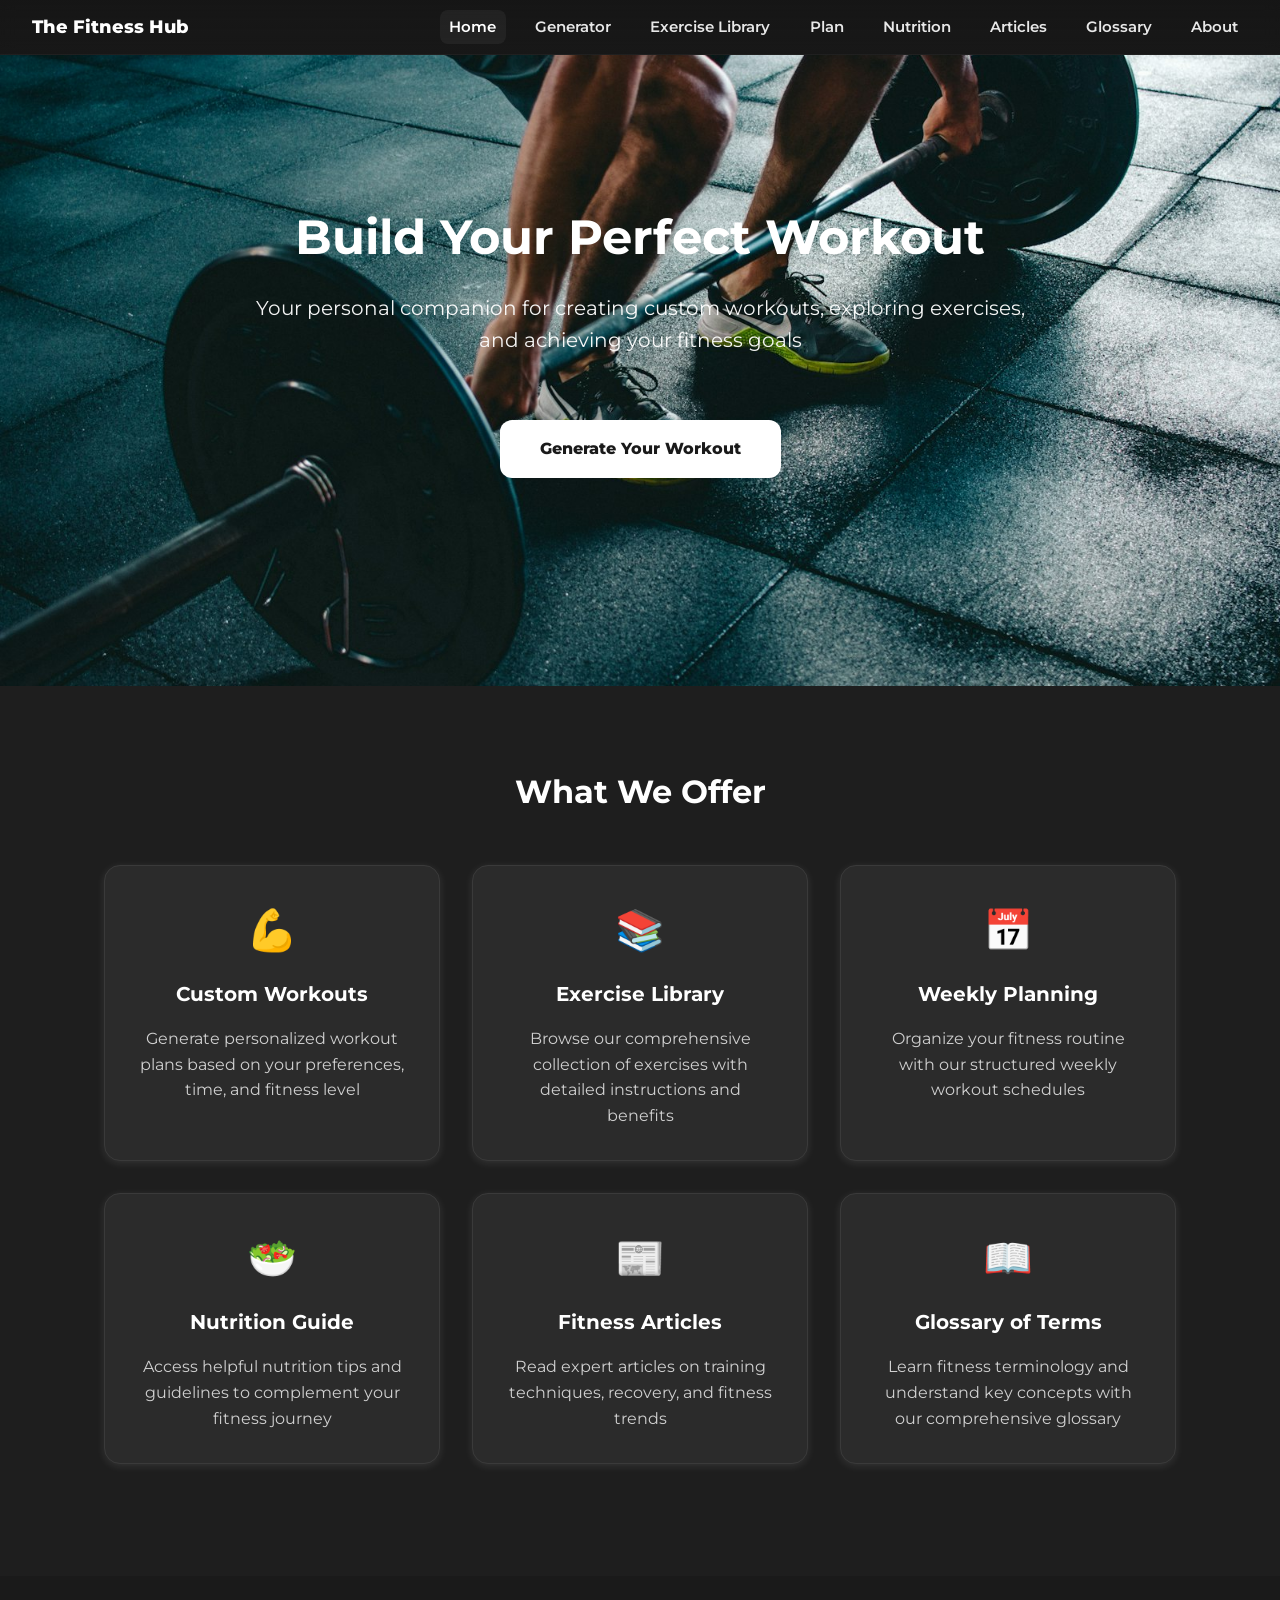
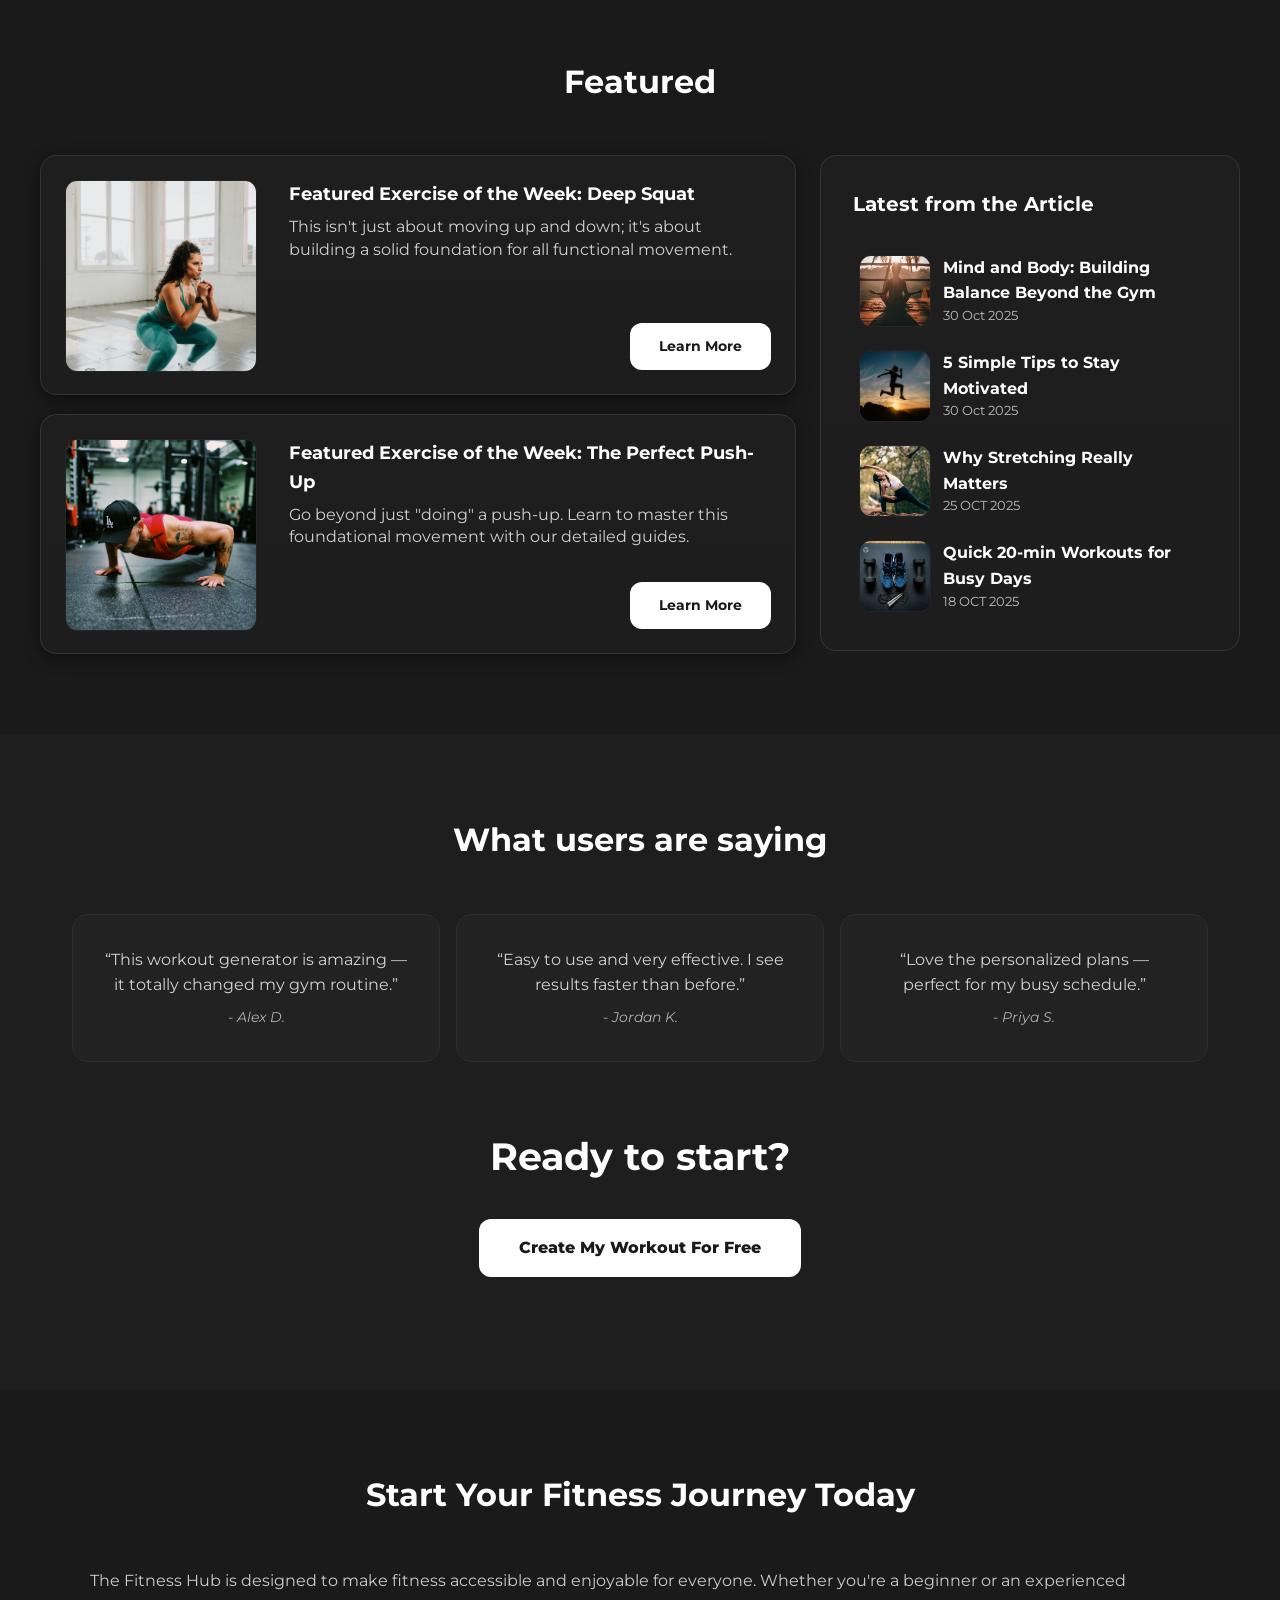
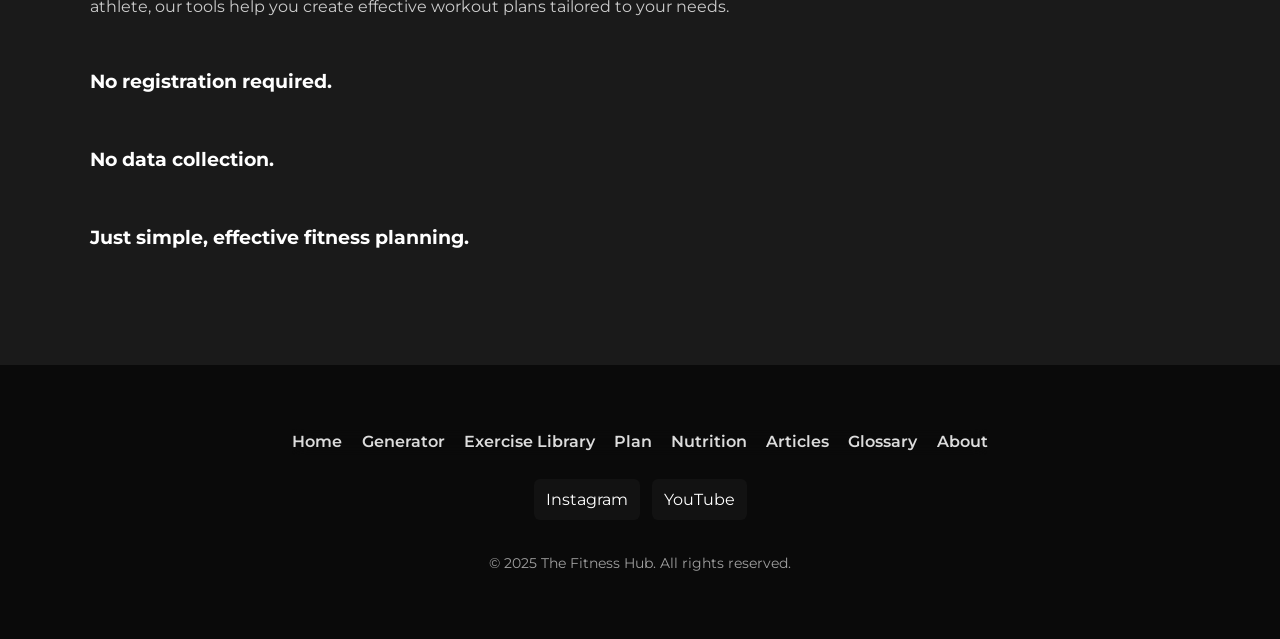
<file: html/index.html>
<!DOCTYPE html>
<html lang="en">
  <head>
    <meta charset="UTF-8" />
    <meta name="viewport" content="width=device-width, initial-scale=1.0" />
    <title>The Fitness Hub</title>
    <link rel="preconnect" href="https://fonts.googleapis.com" />
    <link rel="preconnect" href="https://fonts.gstatic.com" crossorigin />
    <link
      href="https://fonts.googleapis.com/css2?family=Montserrat:wght@400;600;700;800&display=swap"
      rel="stylesheet"
    />
    <link rel="stylesheet" href="../css/main.css" />
    <link rel="stylesheet" href="../css/index.css" />
  </head>
  <body>
    <nav>
      <div class="nav-container">
        <a href="index.html" class="logo">The Fitness Hub</a>
        <button class="nav-toggle" aria-label="Toggle navigation menu">
          ☰
        </button>
        <ul class="nav-menu">
          <li><a href="index.html" aria-current="page">Home</a></li>
          <li><a href="workout-generator.html">Generator</a></li>
          <li><a href="exercise-library.html">Exercise Library</a></li>
          <li><a href="weekly-plan.html">Plan</a></li>
          <li><a href="nutrition.html">Nutrition</a></li>
          <li><a href="articles.html">Articles</a></li>
          <li><a href="glossary.html">Glossary</a></li>
          <li><a href="about.html">About</a></li>
        </ul>
      </div>
    </nav>

    <header class="hero">
      <img
        src="../images/page-header/index.png"
        alt="workout"
        class="hero-image"
        aria-hidden="true"
      />
      <div class="hero-content">
        <h1>Build Your Perfect Workout</h1>
        <p>
          Your personal companion for creating custom workouts, exploring
          exercises, and achieving your fitness goals
        </p>
        <a href="workout-generator.html" class="cta-button"
          >Generate Your Workout</a
        >
      </div>
    </header>

    <main>
      <section class="features">
        <h2>What We Offer</h2>
        <div class="features-grid">
          <article class="feature-card card-base">
            <div class="feature-icon">💪</div>
            <h3>Custom Workouts</h3>
            <p>
              Generate personalized workout plans based on your preferences,
              time, and fitness level
            </p>
          </article>

          <article class="feature-card card-base">
            <div class="feature-icon">📚</div>
            <h3>Exercise Library</h3>
            <p>
              Browse our comprehensive collection of exercises with detailed
              instructions and benefits
            </p>
          </article>

          <article class="feature-card card-base">
            <div class="feature-icon">📅</div>
            <h3>Weekly Planning</h3>
            <p>
              Organize your fitness routine with our structured weekly workout
              schedules
            </p>
          </article>

          <article class="feature-card card-base">
            <div class="feature-icon">🥗</div>
            <h3>Nutrition Guide</h3>
            <p>
              Access helpful nutrition tips and guidelines to complement your
              fitness journey
            </p>
          </article>

          <article class="feature-card card-base">
            <div class="feature-icon">📰</div>
            <h3>Fitness Articles</h3>
            <p>
              Read expert articles on training techniques, recovery, and fitness
              trends
            </p>
          </article>

          <article class="feature-card card-base">
            <div class="feature-icon">📖</div>
            <h3>Glossary of Terms</h3>
            <p>
              Learn fitness terminology and understand key concepts with our
              comprehensive glossary
            </p>
          </article>
        </div>
      </section>

      <section class="featured">
        <div class="featured-container">
          <h2>Featured</h2>
          <div class="featured-grid">
            <article class="featured-exercises">
              <div class="featured-exercise card-base">
                <div class="exercise-media">
                  <a href="exercise-library.html#squat">
                    <img
                      src="../images/squat-exerciese.jpg"
                      alt="Squat exercise"
                    />
                  </a>
                </div>
                <div class="exercise-copy">
                  <h3>Featured Exercise of the Week: Deep Squat</h3>
                  <p>
                    This isn't just about moving up and down; it's about
                    building a solid foundation for all functional movement.
                  </p>
                  <a href="exercise-library.html">Learn More</a>
                </div>
              </div>
              <div class="featured-exercise card-base">
                <div class="exercise-media">
                  <a href="exercise-library.html#push-up">
                    <img src="../images/push-up.jpg" alt="Push-up exercise" />
                  </a>
                </div>
                <div class="exercise-copy">
                  <h3>Featured Exercise of the Week: The Perfect Push-Up</h3>
                  <p>
                    Go beyond just "doing" a push-up. Learn to master this
                    foundational movement with our detailed guides.
                  </p>
                  <a href="exercise-library.html">Learn More</a>
                </div>
              </div>
            </article>

            <aside class="featured-articles card-base">
              <h3>Latest from the Article</h3>
              <ul class="article-list">
                <li>
                  <a href="articles.html">
                    <img
                      src="../images/mind-and-body.jpg"
                      alt="Stay motivated"
                    />
                    <div class="article-meta">
                      <strong
                        >Mind and Body: Building Balance Beyond the Gym</strong
                      >
                      <span class="article-date">30 Oct 2025</span>
                    </div>
                  </a>
                </li>
                <li>
                  <a href="articles.html">
                    <img src="../images/motivated.jpg" alt="Stay motivated" />
                    <div class="article-meta">
                      <strong>5 Simple Tips to Stay Motivated</strong>
                      <span class="article-date">30 Oct 2025</span>
                    </div>
                  </a>
                </li>
                <li>
                  <a href="articles.html">
                    <img src="../images/stretch.jpg" alt="Why stretch" />
                    <div class="article-meta">
                      <strong>Why Stretching Really Matters</strong>
                      <span class="article-date">25 OCT 2025</span>
                    </div>
                  </a>
                </li>
                <li>
                  <a href="articles.html">
                    <img
                      src="../images/quick-workout.jpg"
                      alt="Quick workouts"
                    />
                    <div class="article-meta">
                      <strong>Quick 20-min Workouts for Busy Days</strong>
                      <span class="article-date">18 OCT 2025</span>
                    </div>
                  </a>
                </li>
              </ul>
            </aside>
          </div>
        </div>
      </section>

      <section class="testimonials">
        <h2>What users are saying</h2>
        <div class="testimonials-grid">
          <blockquote class="testimonial">
            <p>
              “This workout generator is amazing — it totally changed my gym
              routine.”
            </p>
            <cite>- Alex D.</cite>
          </blockquote>

          <blockquote class="testimonial">
            <p>
              “Easy to use and very effective. I see results faster than
              before.”
            </p>
            <cite>- Jordan K.</cite>
          </blockquote>

          <blockquote class="testimonial">
            <p>“Love the personalized plans — perfect for my busy schedule.”</p>
            <cite>- Priya S.</cite>
          </blockquote>
        </div>
      </section>

      <section class="secondary-cta">
        <h1>Ready to start?</h1>
        <a class="cta-button" href="workout-generator.html"
          >Create My Workout For Free</a
        >
      </section>

      <section class="final-cta">
        <div class="cta-content">
          <h2>Start Your Fitness Journey Today</h2>
          <p>
            The Fitness Hub is designed to make fitness accessible and enjoyable
            for everyone. Whether you're a beginner or an experienced athlete,
            our tools help you create effective workout plans tailored to your
            needs.
          </p>
          <h3>No registration required.</h3>
          <h3>No data collection.</h3>
          <h3>Just simple, effective fitness planning.</h3>
        </div>
      </section>
    </main>

    <footer>
      <div class="footer-inner">
        <nav class="footer-nav">
          <a href="index.html">Home</a>
          <a href="workout-generator.html">Generator</a>
          <a href="exercise-library.html">Exercise Library</a>
          <a href="weekly-plan.html">Plan</a>
          <a href="nutrition.html">Nutrition</a>
          <a href="articles.html">Articles</a>
          <a href="glossary.html">Glossary</a>
          <a href="about.html">About</a>
        </nav>

        <div class="footer-social">
          <a
            href="https://www.instagram.com/"
            class="social-icon"
            target="_blank"
            >Instagram</a
          >
          <a href="https://www.youtube.com/" class="social-icon" target="_blank"
            >YouTube</a
          >
        </div>

        <div class="footer-copy">
          <p>&copy; 2025 The Fitness Hub. All rights reserved.</p>
        </div>
      </div>
    </footer>
  </body>
</html>
</file>
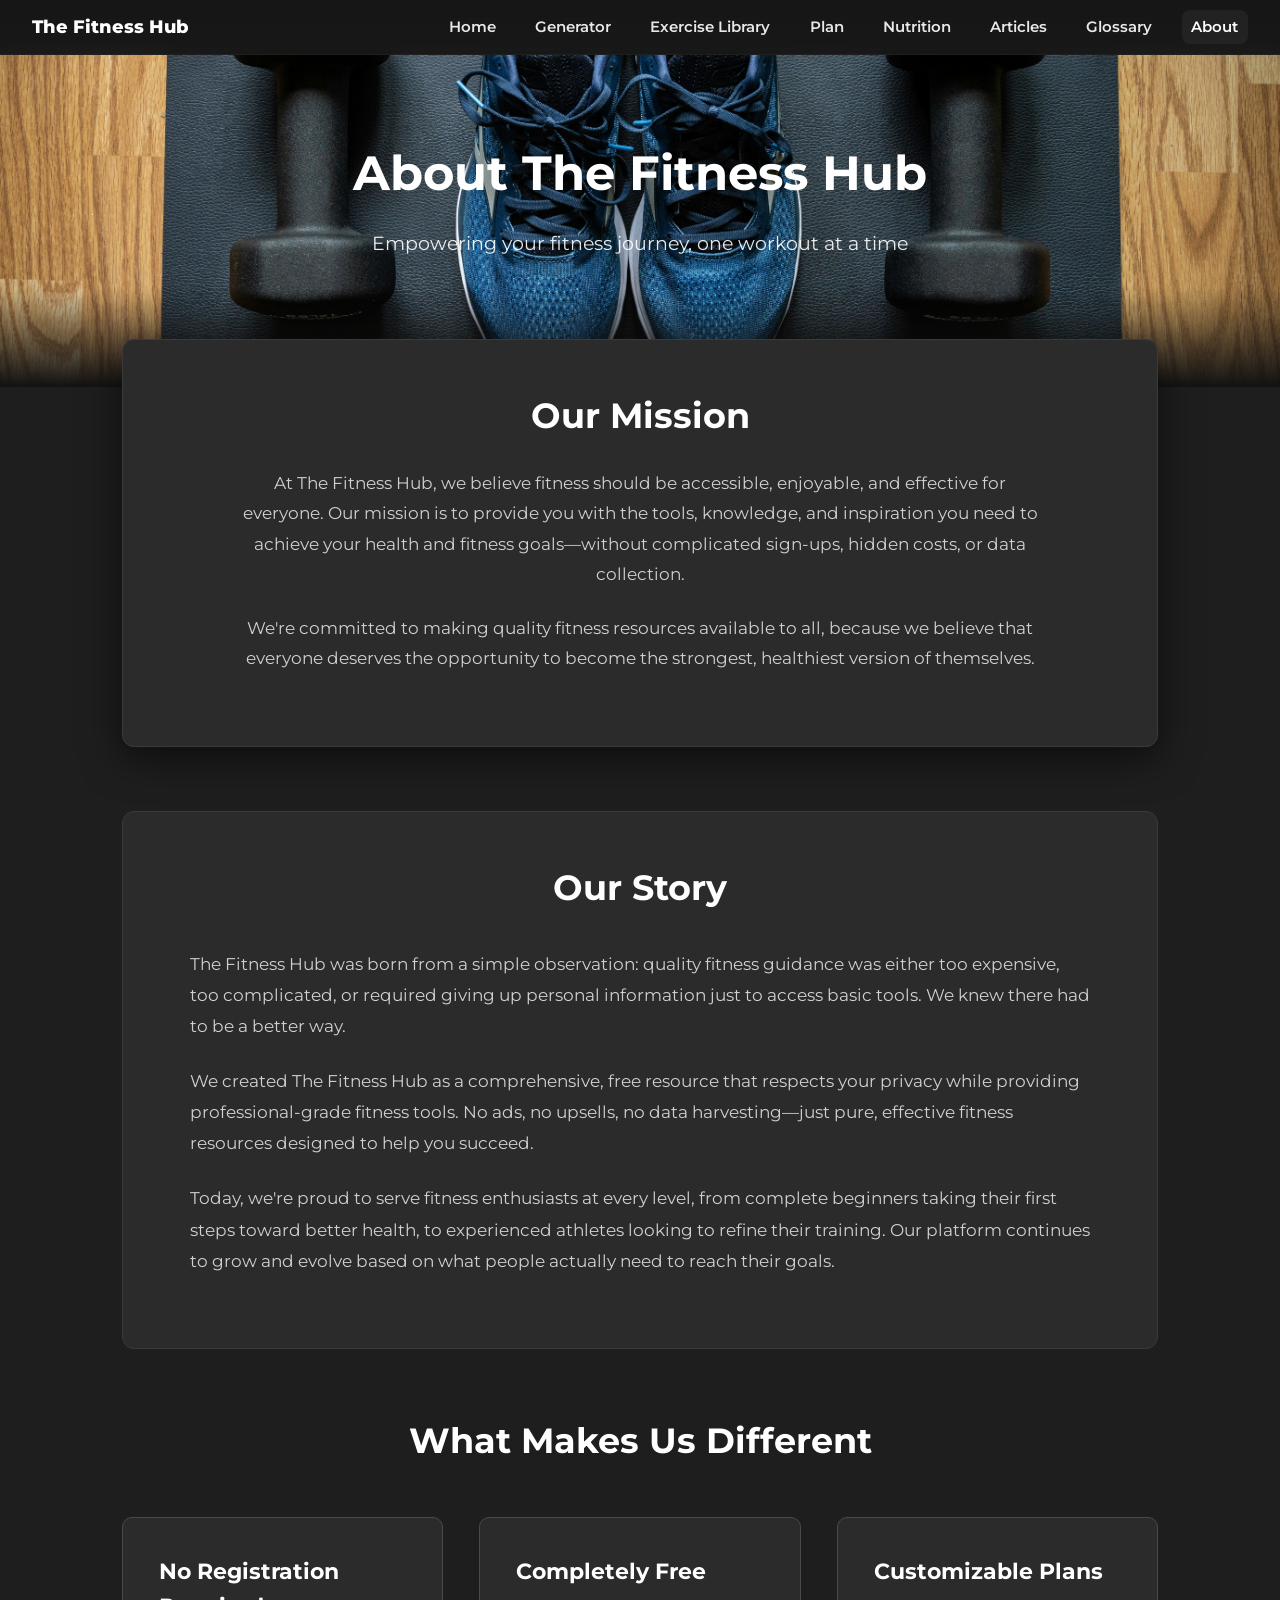
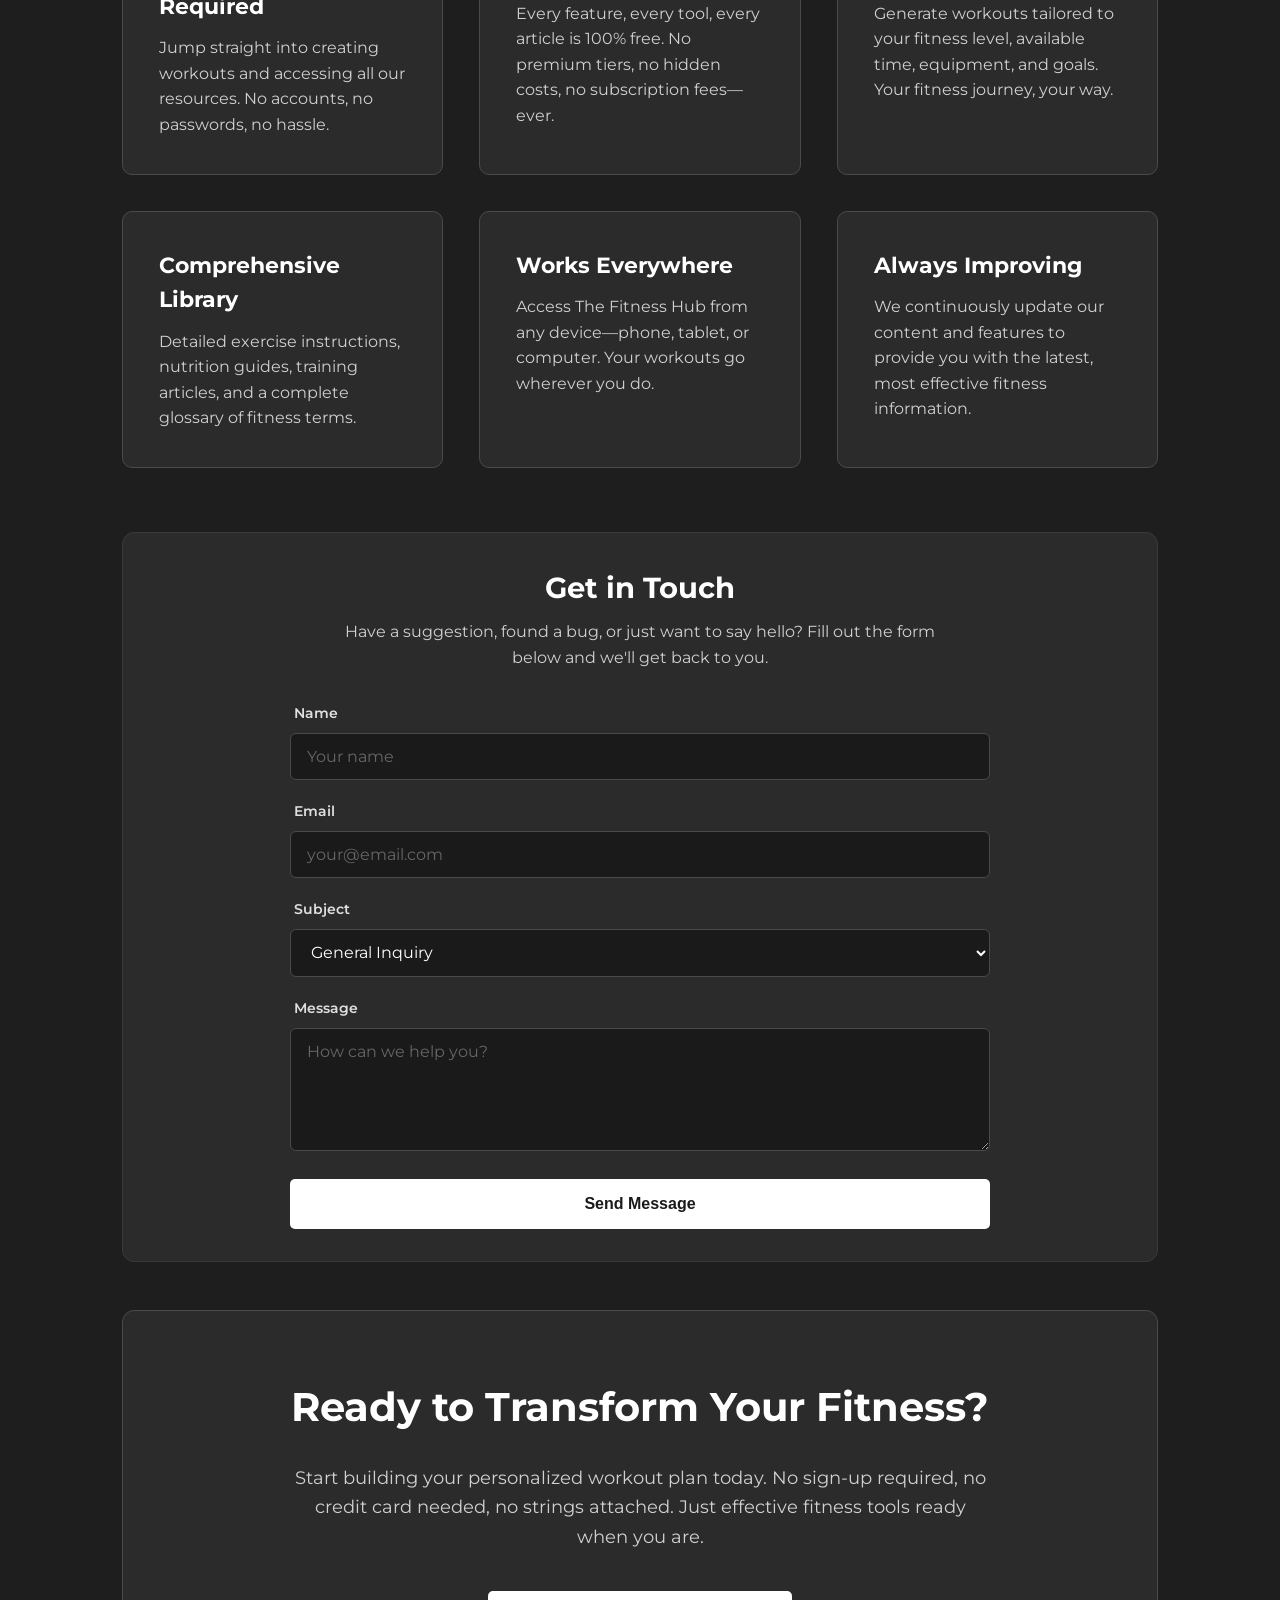
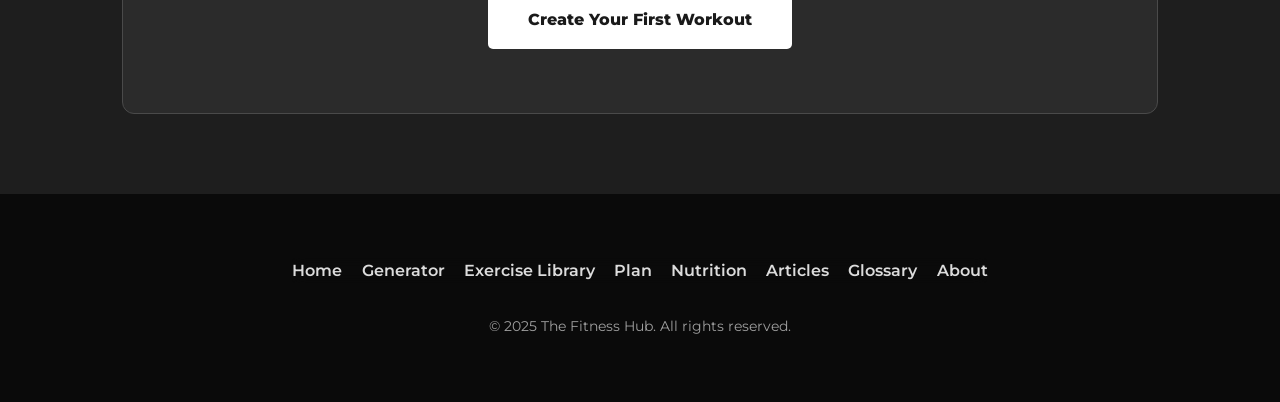
<file: html/about.html>
<!DOCTYPE html>
<html lang="en">
  <head>
    <meta charset="UTF-8" />
    <meta name="viewport" content="width=device-width, initial-scale=1.0" />
    <title>About Us - The Fitness Hub</title>
    <link
      href="https://fonts.googleapis.com/css2?family=Montserrat:wght@400;600;700;800&display=swap"
      rel="stylesheet"
    />
    <link rel="stylesheet" href="../css/main.css" />
    <link rel="stylesheet" href="../css/about.css" />
  </head>
  <body>
    <nav>
      <div class="nav-container">
        <a href="index.html" class="logo">The Fitness Hub</a>
        <ul class="nav-menu">
          <li><a href="index.html">Home</a></li>
          <li><a href="workout-generator.html">Generator</a></li>
          <li><a href="exercise-library.html">Exercise Library</a></li>
          <li><a href="weekly-plan.html">Plan</a></li>
          <li><a href="nutrition.html">Nutrition</a></li>
          <li><a href="articles.html">Articles</a></li>
          <li><a href="glossary.html">Glossary</a></li>
          <li><a href="about.html" aria-current="page">About</a></li>
        </ul>
      </div>
    </nav>

    <header class="page-header">
      <img
        src="../images/page-header/about.jpg"
        alt="about"
        class="page-header-image"
        aria-hidden="true"
      />
      <div class="page-header-content">
        <h1>About The Fitness Hub</h1>
        <p>Empowering your fitness journey, one workout at a time</p>
      </div>
    </header>

    <main class="about-container">
      <section class="mission-section">
        <h2>Our Mission</h2>
        <p>
          At The Fitness Hub, we believe fitness should be accessible,
          enjoyable, and effective for everyone. Our mission is to provide you
          with the tools, knowledge, and inspiration you need to achieve your
          health and fitness goals—without complicated sign-ups, hidden costs,
          or data collection.
        </p>
        <p>
          We're committed to making quality fitness resources available to all,
          because we believe that everyone deserves the opportunity to become
          the strongest, healthiest version of themselves.
        </p>
      </section>


      <section class="story-section">
        <h2>Our Story</h2>
        <div class="story-content">
          <p>
            The Fitness Hub was born from a simple observation: quality fitness
            guidance was either too expensive, too complicated, or required
            giving up personal information just to access basic tools. We knew
            there had to be a better way.
          </p>
          <p>
            We created The Fitness Hub as a comprehensive, free resource that
            respects your privacy while providing professional-grade fitness
            tools. No ads, no upsells, no data harvesting—just pure, effective
            fitness resources designed to help you succeed.
          </p>
          <p>
            Today, we're proud to serve fitness enthusiasts at every level, from
            complete beginners taking their first steps toward better health, to
            experienced athletes looking to refine their training. Our platform
            continues to grow and evolve based on what people actually need to
            reach their goals.
          </p>
        </div>
      </section>

      <section class="features-highlight">
        <h2>What Makes Us Different</h2>
        <div class="features-list">
          <article class="feature-item">
            <h3>No Registration Required</h3>
            <p>
              Jump straight into creating workouts and accessing all our
              resources. No accounts, no passwords, no hassle.
            </p>
          </article>

          <article class="feature-item">
            <h3>Completely Free</h3>
            <p>
              Every feature, every tool, every article is 100% free. No premium
              tiers, no hidden costs, no subscription fees—ever.
            </p>
          </article>

          <article class="feature-item">
            <h3>Customizable Plans</h3>
            <p>
              Generate workouts tailored to your fitness level, available time,
              equipment, and goals. Your fitness journey, your way.
            </p>
          </article>

          <article class="feature-item">
            <h3>Comprehensive Library</h3>
            <p>
              Detailed exercise instructions, nutrition guides, training
              articles, and a complete glossary of fitness terms.
            </p>
          </article>

          <article class="feature-item">
            <h3>Works Everywhere</h3>
            <p>
              Access The Fitness Hub from any device—phone, tablet, or computer.
              Your workouts go wherever you do.
            </p>
          </article>

          <article class="feature-item">
            <h3>Always Improving</h3>
            <p>
              We continuously update our content and features to provide you
              with the latest, most effective fitness information.
            </p>
          </article>
        </div>
      </section>

      <section class="contact-section">
        <h2>Get in Touch</h2>
        <p>
          Have a suggestion, found a bug, or just want to say hello? Fill out
          the form below and we'll get back to you.
        </p>

        <form class="contact-form" id="contactForm">
          <div class="form-row">
            <div class="form-group">
              <label for="name">Name</label>
              <input
                type="text"
                id="name"
                name="name"
                placeholder="Your name"
                required
              />
            </div>
            <div class="form-group">
              <label for="email">Email</label>
              <input
                type="email"
                id="email"
                name="email"
                placeholder="your@email.com"
                required
              />
            </div>
          </div>

          <div class="form-group">
            <label for="subject">Subject</label>
            <select id="subject" name="subject">
              <option value="general">General Inquiry</option>
              <option value="feedback">Feedback / Suggestion</option>
              <option value="bug">Report a Bug</option>
              <option value="partnership">Partnership</option>
            </select>
          </div>

          <div class="form-group">
            <label for="message">Message</label>
            <textarea
              id="message"
              name="message"
              rows="5"
              placeholder="How can we help you?"
              required
            ></textarea>
          </div>

          <button type="submit" class="cta-button contact-btn">
            Send Message
          </button>
        </form>
      </section>

      <section class="cta-section">
        <h2>Ready to Transform Your Fitness?</h2>
        <p>
          Start building your personalized workout plan today. No sign-up
          required, no credit card needed, no strings attached. Just effective
          fitness tools ready when you are.
        </p>
        <a href="workout-generator.html" class="cta-button"
          >Create Your First Workout</a
        >
      </section>
    </main>

    <footer>
      <div class="footer-inner">
        <nav class="footer-nav">
          <a href="index.html">Home</a>
          <a href="workout-generator.html">Generator</a>
          <a href="exercise-library.html">Exercise Library</a>
          <a href="weekly-plan.html">Plan</a>
          <a href="nutrition.html">Nutrition</a>
          <a href="articles.html">Articles</a>
          <a href="glossary.html">Glossary</a>
          <a href="about.html">About</a>
        </nav>
        <div class="footer-copy">
          <p>&copy; 2025 The Fitness Hub. All rights reserved.</p>
        </div>
      </div>
    </footer>
  </body>
</html>
</file>
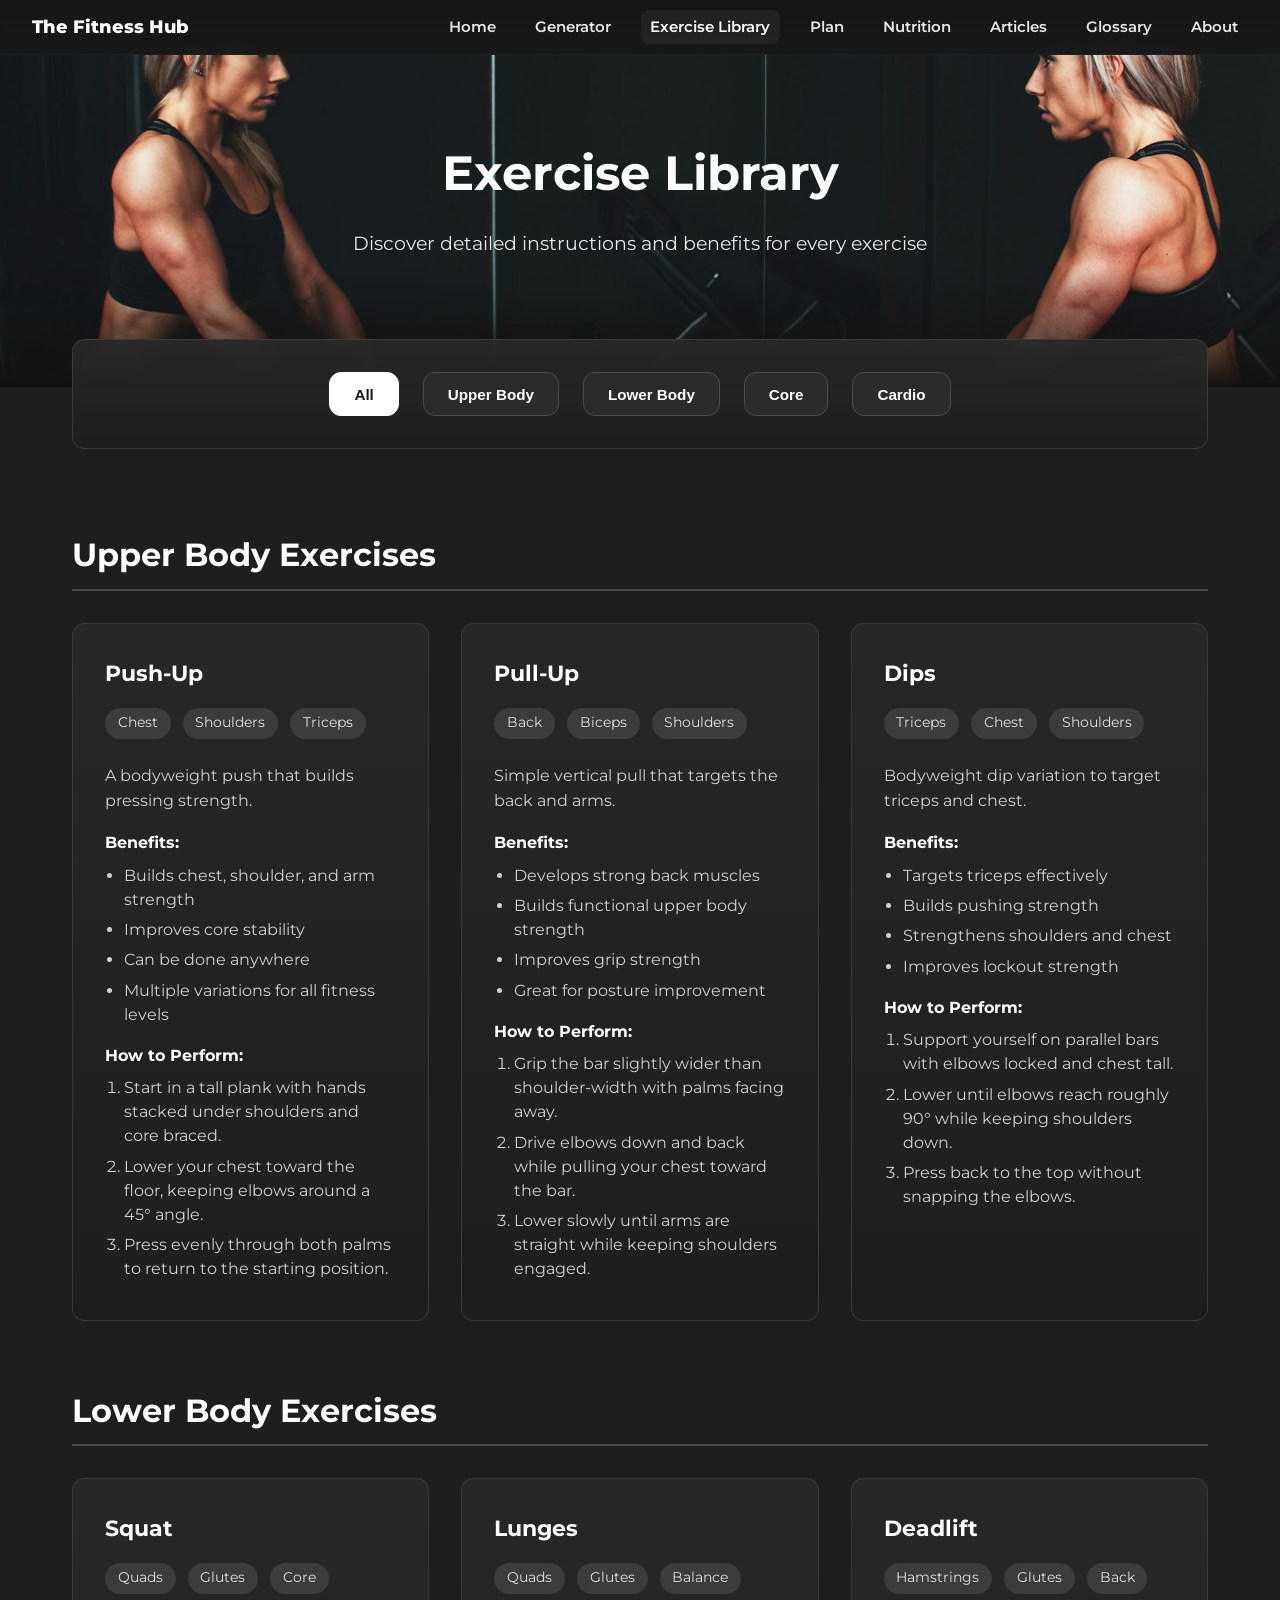
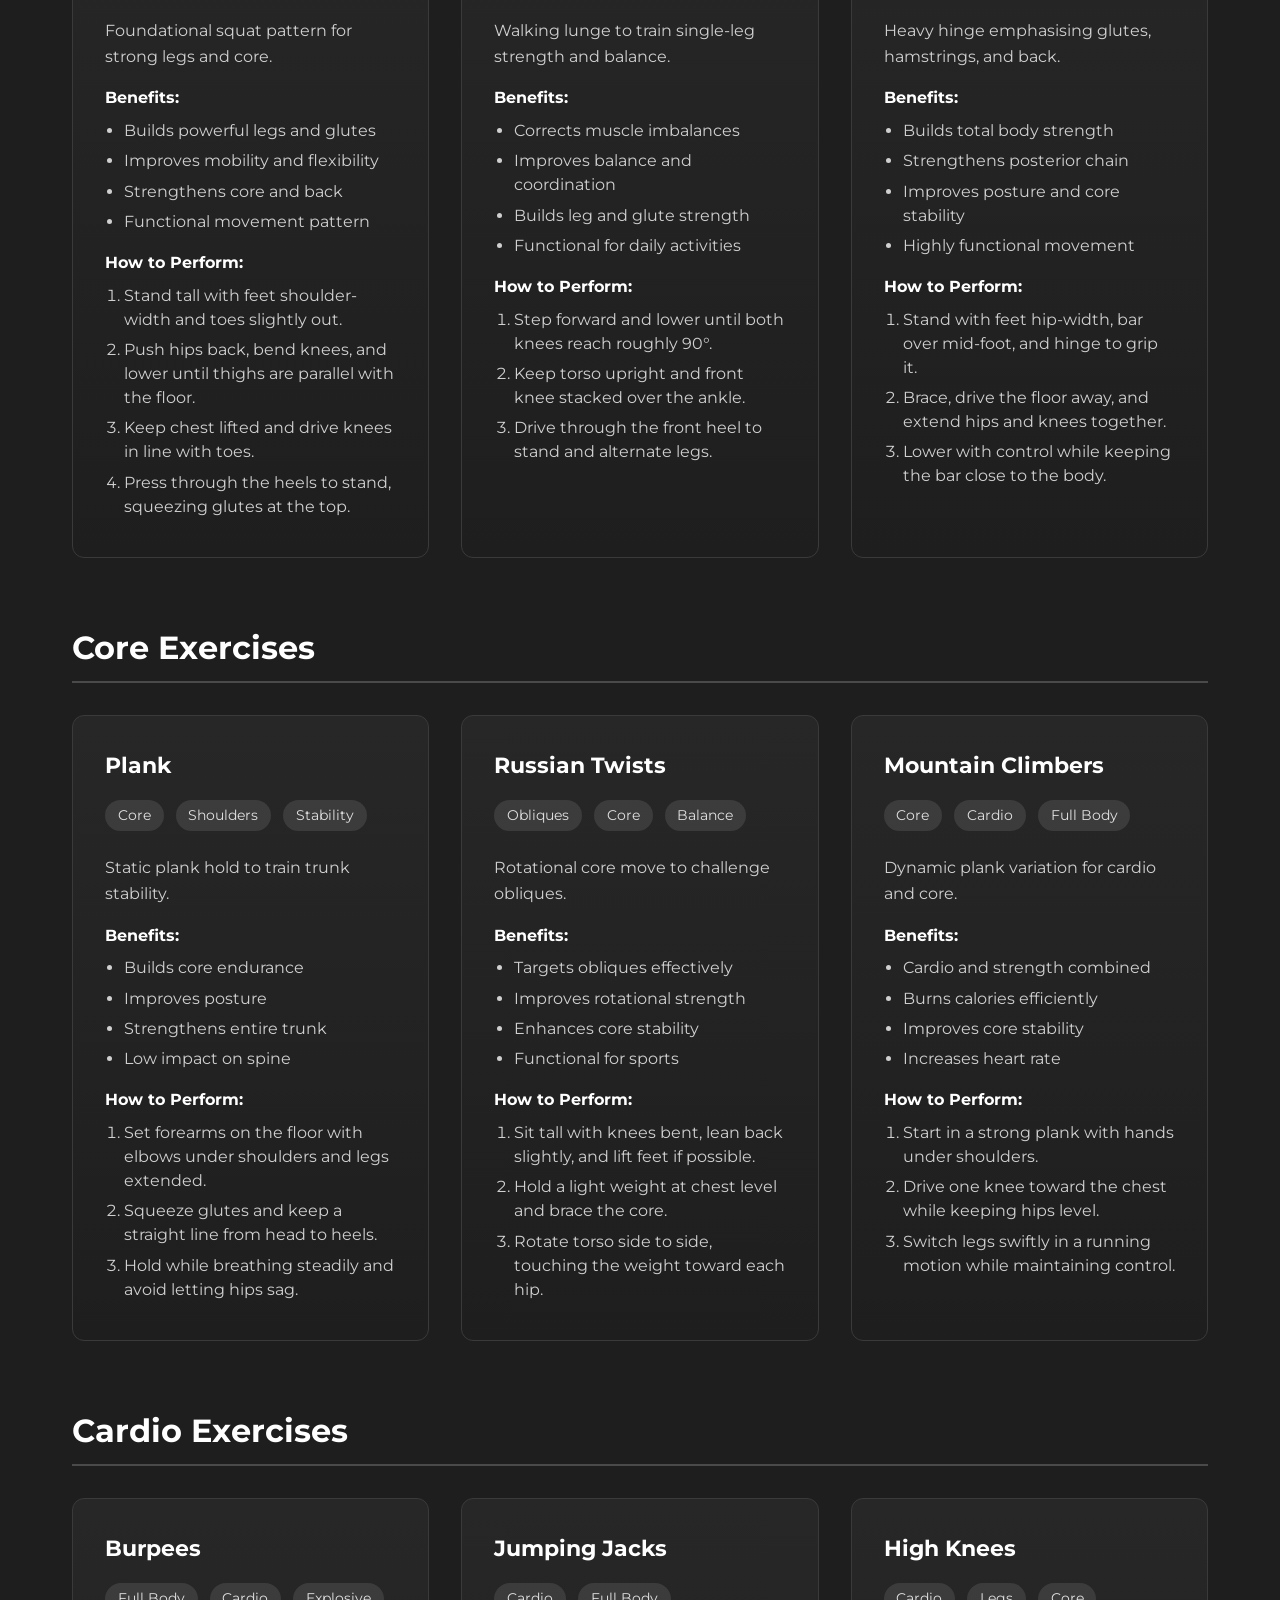
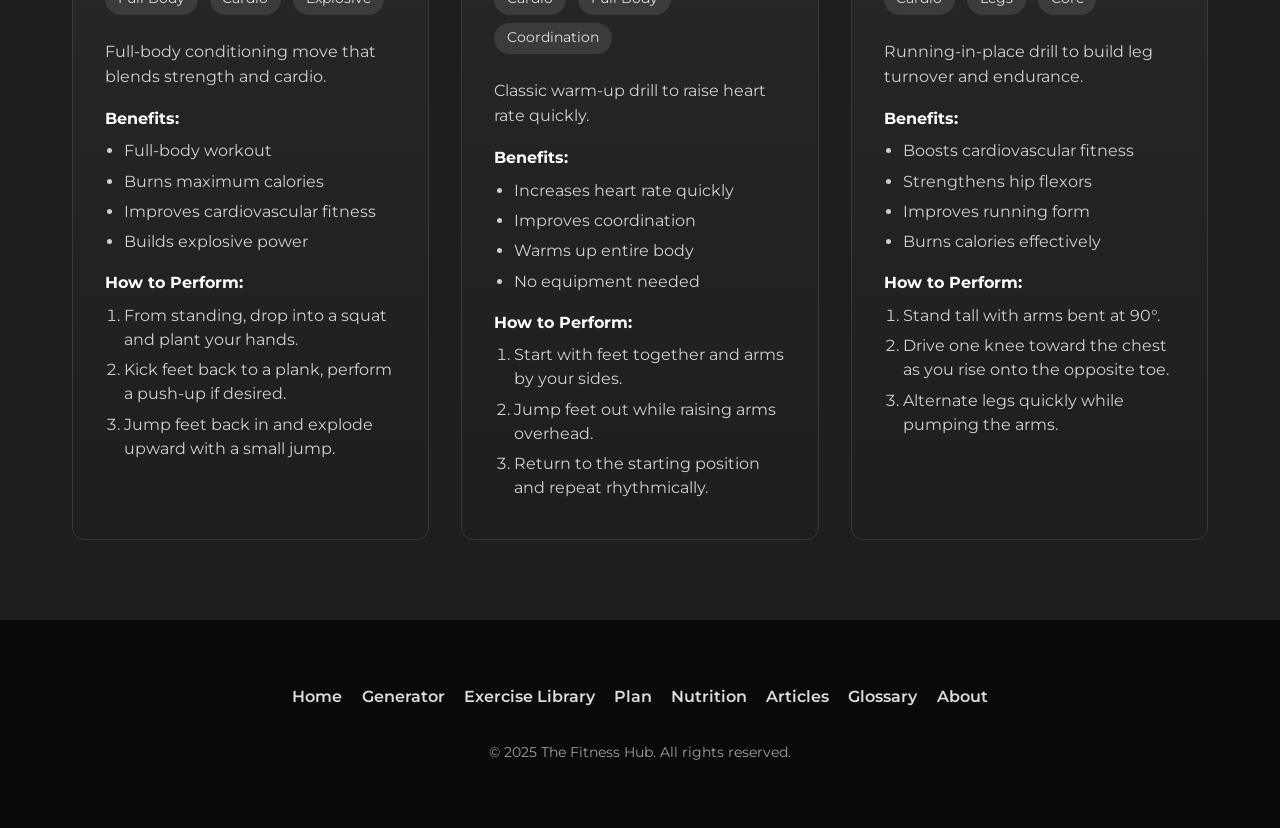
<file: html/exercise-library.html>
<!DOCTYPE html>
<html lang="en">
  <head>
    <meta charset="UTF-8" />
    <meta name="viewport" content="width=device-width, initial-scale=1.0" />
    <title>Exercise Library - The Fitness Hub</title>
    <link
      href="https://fonts.googleapis.com/css2?family=Montserrat:wght@400;600;700;800&display=swap"
      rel="stylesheet"
    />
    <link rel="stylesheet" href="../css/main.css" />
    <link rel="stylesheet" href="../css/exercise-library.css" />
  </head>
  <body>
    <nav>
      <div class="nav-container">
        <a href="index.html" class="logo">The Fitness Hub</a>
        <ul class="nav-menu">
          <li><a href="index.html">Home</a></li>
          <li><a href="workout-generator.html">Generator</a></li>
          <li>
            <a href="exercise-library.html" aria-current="page"
              >Exercise Library</a
            >
          </li>
          <li><a href="weekly-plan.html">Plan</a></li>
          <li><a href="nutrition.html">Nutrition</a></li>
          <li><a href="articles.html">Articles</a></li>
          <li><a href="glossary.html">Glossary</a></li>
          <li><a href="about.html">About</a></li>
        </ul>
      </div>
    </nav>

    <header class="page-header">
      <img
        src="../images/page-header/library.png"
        alt="workout"
        class="page-header-image"
        aria-hidden="true"
      />
      <div class="page-header-content">
        <h1>Exercise Library</h1>
        <p>Discover detailed instructions and benefits for every exercise</p>
      </div>
    </header>

    <section class="filter-section">
      <div class="filter-bar">
        <button class="filter-button active">All</button>
        <button class="filter-button">Upper Body</button>
        <button class="filter-button">Lower Body</button>
        <button class="filter-button">Core</button>
        <button class="filter-button">Cardio</button>
      </div>
    </section>

    <main class="library-container">
      <section class="category-section">
        <h2>Upper Body Exercises</h2>
        <div class="exercises-grid">
          <article class="exercise-card" id="push-up">
            <h3>Push-Up</h3>
            <div>
              <span class="exercise-tag">Chest</span>
              <span class="exercise-tag">Shoulders</span>
              <span class="exercise-tag">Triceps</span>
            </div>
            <p class="exercise-description">
              A bodyweight push that builds pressing strength.
            </p>
            <div class="exercise-benefits">
              <h4>Benefits:</h4>
              <ul>
                <li>Builds chest, shoulder, and arm strength</li>
                <li>Improves core stability</li>
                <li>Can be done anywhere</li>
                <li>Multiple variations for all fitness levels</li>
              </ul>
            </div>
            <div class="exercise-steps">
              <h4>How to Perform:</h4>
              <ol>
                <li>
                  Start in a tall plank with hands stacked under shoulders and
                  core braced.
                </li>
                <li>
                  Lower your chest toward the floor, keeping elbows around a 45°
                  angle.
                </li>
                <li>
                  Press evenly through both palms to return to the starting
                  position.
                </li>
              </ol>
            </div>
          </article>

          <article class="exercise-card">
            <h3>Pull-Up</h3>
            <div>
              <span class="exercise-tag">Back</span>
              <span class="exercise-tag">Biceps</span>
              <span class="exercise-tag">Shoulders</span>
            </div>
            <p class="exercise-description">
              Simple vertical pull that targets the back and arms.
            </p>
            <div class="exercise-benefits">
              <h4>Benefits:</h4>
              <ul>
                <li>Develops strong back muscles</li>
                <li>Builds functional upper body strength</li>
                <li>Improves grip strength</li>
                <li>Great for posture improvement</li>
              </ul>
            </div>
            <div class="exercise-steps">
              <h4>How to Perform:</h4>
              <ol>
                <li>
                  Grip the bar slightly wider than shoulder-width with palms
                  facing away.
                </li>
                <li>
                  Drive elbows down and back while pulling your chest toward the
                  bar.
                </li>
                <li>
                  Lower slowly until arms are straight while keeping shoulders
                  engaged.
                </li>
              </ol>
            </div>
          </article>

          <article class="exercise-card">
            <h3>Dips</h3>
            <div>
              <span class="exercise-tag">Triceps</span>
              <span class="exercise-tag">Chest</span>
              <span class="exercise-tag">Shoulders</span>
            </div>
            <p class="exercise-description">
              Bodyweight dip variation to target triceps and chest.
            </p>
            <div class="exercise-benefits">
              <h4>Benefits:</h4>
              <ul>
                <li>Targets triceps effectively</li>
                <li>Builds pushing strength</li>
                <li>Strengthens shoulders and chest</li>
                <li>Improves lockout strength</li>
              </ul>
            </div>
            <div class="exercise-steps">
              <h4>How to Perform:</h4>
              <ol>
                <li>
                  Support yourself on parallel bars with elbows locked and chest
                  tall.
                </li>
                <li>
                  Lower until elbows reach roughly 90° while keeping shoulders
                  down.
                </li>
                <li>Press back to the top without snapping the elbows.</li>
              </ol>
            </div>
          </article>
        </div>
      </section>

      <section class="category-section">
        <h2>Lower Body Exercises</h2>
        <div class="exercises-grid">
          <article class="exercise-card" id="squat">
            <h3>Squat</h3>
            <div>
              <span class="exercise-tag">Quads</span>
              <span class="exercise-tag">Glutes</span>
              <span class="exercise-tag">Core</span>
            </div>
            <p class="exercise-description">
              Foundational squat pattern for strong legs and core.
            </p>
            <div class="exercise-benefits">
              <h4>Benefits:</h4>
              <ul>
                <li>Builds powerful legs and glutes</li>
                <li>Improves mobility and flexibility</li>
                <li>Strengthens core and back</li>
                <li>Functional movement pattern</li>
              </ul>
            </div>
            <div class="exercise-steps">
              <h4>How to Perform:</h4>
              <ol>
                <li>
                  Stand tall with feet shoulder-width and toes slightly out.
                </li>
                <li>
                  Push hips back, bend knees, and lower until thighs are
                  parallel with the floor.
                </li>
                <li>Keep chest lifted and drive knees in line with toes.</li>
                <li>
                  Press through the heels to stand, squeezing glutes at the top.
                </li>
              </ol>
            </div>
          </article>

          <article class="exercise-card">
            <h3>Lunges</h3>
            <div>
              <span class="exercise-tag">Quads</span>
              <span class="exercise-tag">Glutes</span>
              <span class="exercise-tag">Balance</span>
            </div>
            <p class="exercise-description">
              Walking lunge to train single-leg strength and balance.
            </p>
            <div class="exercise-benefits">
              <h4>Benefits:</h4>
              <ul>
                <li>Corrects muscle imbalances</li>
                <li>Improves balance and coordination</li>
                <li>Builds leg and glute strength</li>
                <li>Functional for daily activities</li>
              </ul>
            </div>
            <div class="exercise-steps">
              <h4>How to Perform:</h4>
              <ol>
                <li>
                  Step forward and lower until both knees reach roughly 90°.
                </li>
                <li>
                  Keep torso upright and front knee stacked over the ankle.
                </li>
                <li>
                  Drive through the front heel to stand and alternate legs.
                </li>
              </ol>
            </div>
          </article>

          <article class="exercise-card">
            <h3>Deadlift</h3>
            <div>
              <span class="exercise-tag">Hamstrings</span>
              <span class="exercise-tag">Glutes</span>
              <span class="exercise-tag">Back</span>
            </div>
            <p class="exercise-description">
              Heavy hinge emphasising glutes, hamstrings, and back.
            </p>
            <div class="exercise-benefits">
              <h4>Benefits:</h4>
              <ul>
                <li>Builds total body strength</li>
                <li>Strengthens posterior chain</li>
                <li>Improves posture and core stability</li>
                <li>Highly functional movement</li>
              </ul>
            </div>
            <div class="exercise-steps">
              <h4>How to Perform:</h4>
              <ol>
                <li>
                  Stand with feet hip-width, bar over mid-foot, and hinge to
                  grip it.
                </li>
                <li>
                  Brace, drive the floor away, and extend hips and knees
                  together.
                </li>
                <li>
                  Lower with control while keeping the bar close to the body.
                </li>
              </ol>
            </div>
          </article>
        </div>
      </section>

      <section class="category-section">
        <h2>Core Exercises</h2>
        <div class="exercises-grid">
          <article class="exercise-card">
            <h3>Plank</h3>
            <div>
              <span class="exercise-tag">Core</span>
              <span class="exercise-tag">Shoulders</span>
              <span class="exercise-tag">Stability</span>
            </div>
            <p class="exercise-description">
              Static plank hold to train trunk stability.
            </p>
            <div class="exercise-benefits">
              <h4>Benefits:</h4>
              <ul>
                <li>Builds core endurance</li>
                <li>Improves posture</li>
                <li>Strengthens entire trunk</li>
                <li>Low impact on spine</li>
              </ul>
            </div>
            <div class="exercise-steps">
              <h4>How to Perform:</h4>
              <ol>
                <li>
                  Set forearms on the floor with elbows under shoulders and legs
                  extended.
                </li>
                <li>
                  Squeeze glutes and keep a straight line from head to heels.
                </li>
                <li>
                  Hold while breathing steadily and avoid letting hips sag.
                </li>
              </ol>
            </div>
          </article>

          <article class="exercise-card">
            <h3>Russian Twists</h3>
            <div>
              <span class="exercise-tag">Obliques</span>
              <span class="exercise-tag">Core</span>
              <span class="exercise-tag">Balance</span>
            </div>
            <p class="exercise-description">
              Rotational core move to challenge obliques.
            </p>
            <div class="exercise-benefits">
              <h4>Benefits:</h4>
              <ul>
                <li>Targets obliques effectively</li>
                <li>Improves rotational strength</li>
                <li>Enhances core stability</li>
                <li>Functional for sports</li>
              </ul>
            </div>
            <div class="exercise-steps">
              <h4>How to Perform:</h4>
              <ol>
                <li>
                  Sit tall with knees bent, lean back slightly, and lift feet if
                  possible.
                </li>
                <li>Hold a light weight at chest level and brace the core.</li>
                <li>
                  Rotate torso side to side, touching the weight toward each
                  hip.
                </li>
              </ol>
            </div>
          </article>

          <article class="exercise-card">
            <h3>Mountain Climbers</h3>
            <div>
              <span class="exercise-tag">Core</span>
              <span class="exercise-tag">Cardio</span>
              <span class="exercise-tag">Full Body</span>
            </div>
            <p class="exercise-description">
              Dynamic plank variation for cardio and core.
            </p>
            <div class="exercise-benefits">
              <h4>Benefits:</h4>
              <ul>
                <li>Cardio and strength combined</li>
                <li>Burns calories efficiently</li>
                <li>Improves core stability</li>
                <li>Increases heart rate</li>
              </ul>
            </div>
            <div class="exercise-steps">
              <h4>How to Perform:</h4>
              <ol>
                <li>Start in a strong plank with hands under shoulders.</li>
                <li>
                  Drive one knee toward the chest while keeping hips level.
                </li>
                <li>
                  Switch legs swiftly in a running motion while maintaining
                  control.
                </li>
              </ol>
            </div>
          </article>
        </div>
      </section>

      <section class="category-section">
        <h2>Cardio Exercises</h2>
        <div class="exercises-grid">
          <article class="exercise-card">
            <h3>Burpees</h3>
            <div>
              <span class="exercise-tag">Full Body</span>
              <span class="exercise-tag">Cardio</span>
              <span class="exercise-tag">Explosive</span>
            </div>
            <p class="exercise-description">
              Full-body conditioning move that blends strength and cardio.
            </p>
            <div class="exercise-benefits">
              <h4>Benefits:</h4>
              <ul>
                <li>Full-body workout</li>
                <li>Burns maximum calories</li>
                <li>Improves cardiovascular fitness</li>
                <li>Builds explosive power</li>
              </ul>
            </div>
            <div class="exercise-steps">
              <h4>How to Perform:</h4>
              <ol>
                <li>From standing, drop into a squat and plant your hands.</li>
                <li>
                  Kick feet back to a plank, perform a push-up if desired.
                </li>
                <li>Jump feet back in and explode upward with a small jump.</li>
              </ol>
            </div>
          </article>

          <article class="exercise-card">
            <h3>Jumping Jacks</h3>
            <div>
              <span class="exercise-tag">Cardio</span>
              <span class="exercise-tag">Full Body</span>
              <span class="exercise-tag">Coordination</span>
            </div>
            <p class="exercise-description">
              Classic warm-up drill to raise heart rate quickly.
            </p>
            <div class="exercise-benefits">
              <h4>Benefits:</h4>
              <ul>
                <li>Increases heart rate quickly</li>
                <li>Improves coordination</li>
                <li>Warms up entire body</li>
                <li>No equipment needed</li>
              </ul>
            </div>
            <div class="exercise-steps">
              <h4>How to Perform:</h4>
              <ol>
                <li>Start with feet together and arms by your sides.</li>
                <li>Jump feet out while raising arms overhead.</li>
                <li>
                  Return to the starting position and repeat rhythmically.
                </li>
              </ol>
            </div>
          </article>

          <article class="exercise-card">
            <h3>High Knees</h3>
            <div>
              <span class="exercise-tag">Cardio</span>
              <span class="exercise-tag">Legs</span>
              <span class="exercise-tag">Core</span>
            </div>
            <p class="exercise-description">
              Running-in-place drill to build leg turnover and endurance.
            </p>
            <div class="exercise-benefits">
              <h4>Benefits:</h4>
              <ul>
                <li>Boosts cardiovascular fitness</li>
                <li>Strengthens hip flexors</li>
                <li>Improves running form</li>
                <li>Burns calories effectively</li>
              </ul>
            </div>
            <div class="exercise-steps">
              <h4>How to Perform:</h4>
              <ol>
                <li>Stand tall with arms bent at 90°.</li>
                <li>
                  Drive one knee toward the chest as you rise onto the opposite
                  toe.
                </li>
                <li>Alternate legs quickly while pumping the arms.</li>
              </ol>
            </div>
          </article>
        </div>
      </section>
    </main>

    <footer>
      <div class="footer-inner">
        <nav class="footer-nav">
          <a href="index.html">Home</a>
          <a href="workout-generator.html">Generator</a>
          <a href="exercise-library.html">Exercise Library</a>
          <a href="weekly-plan.html">Plan</a>
          <a href="nutrition.html">Nutrition</a>
          <a href="articles.html">Articles</a>
          <a href="glossary.html">Glossary</a>
          <a href="about.html">About</a>
        </nav>
        <div class="footer-copy">
          <p>&copy; 2025 The Fitness Hub. All rights reserved.</p>
        </div>
      </div>
    </footer>
  </body>
</html>
</file>
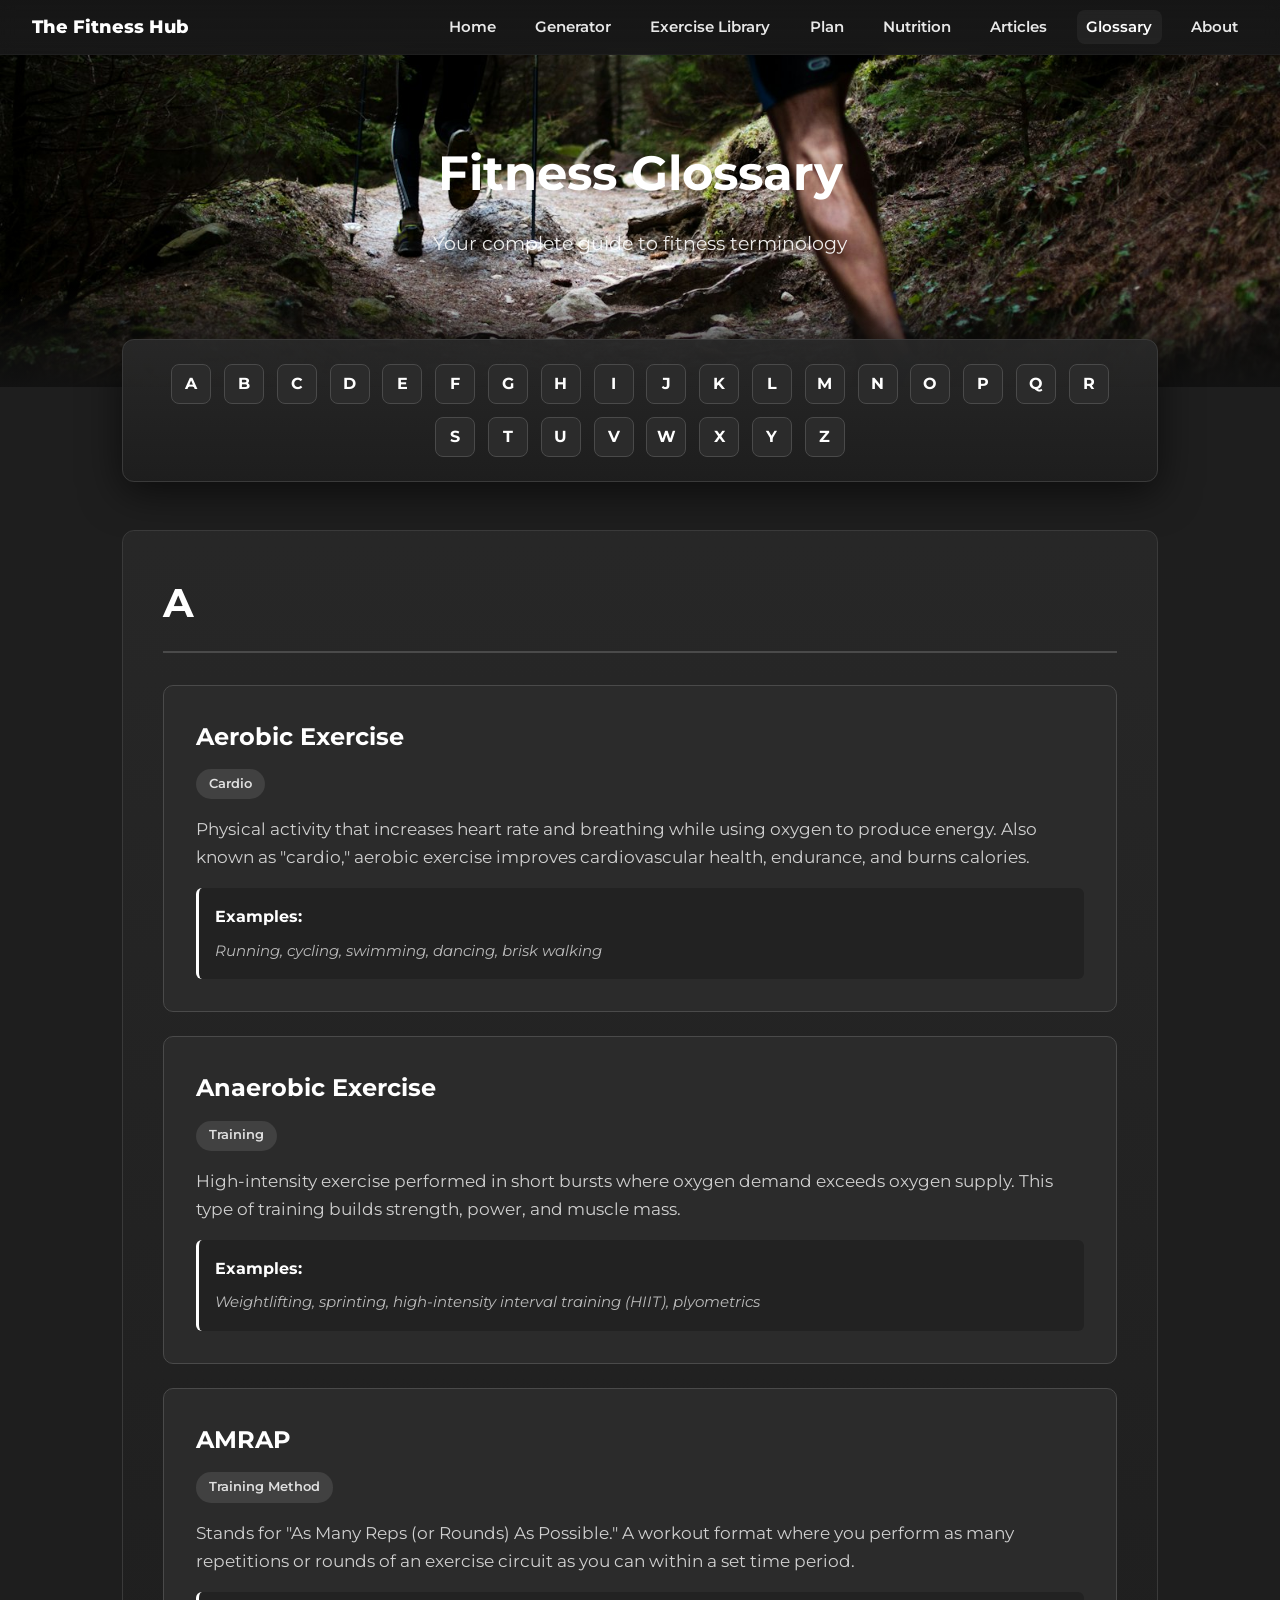
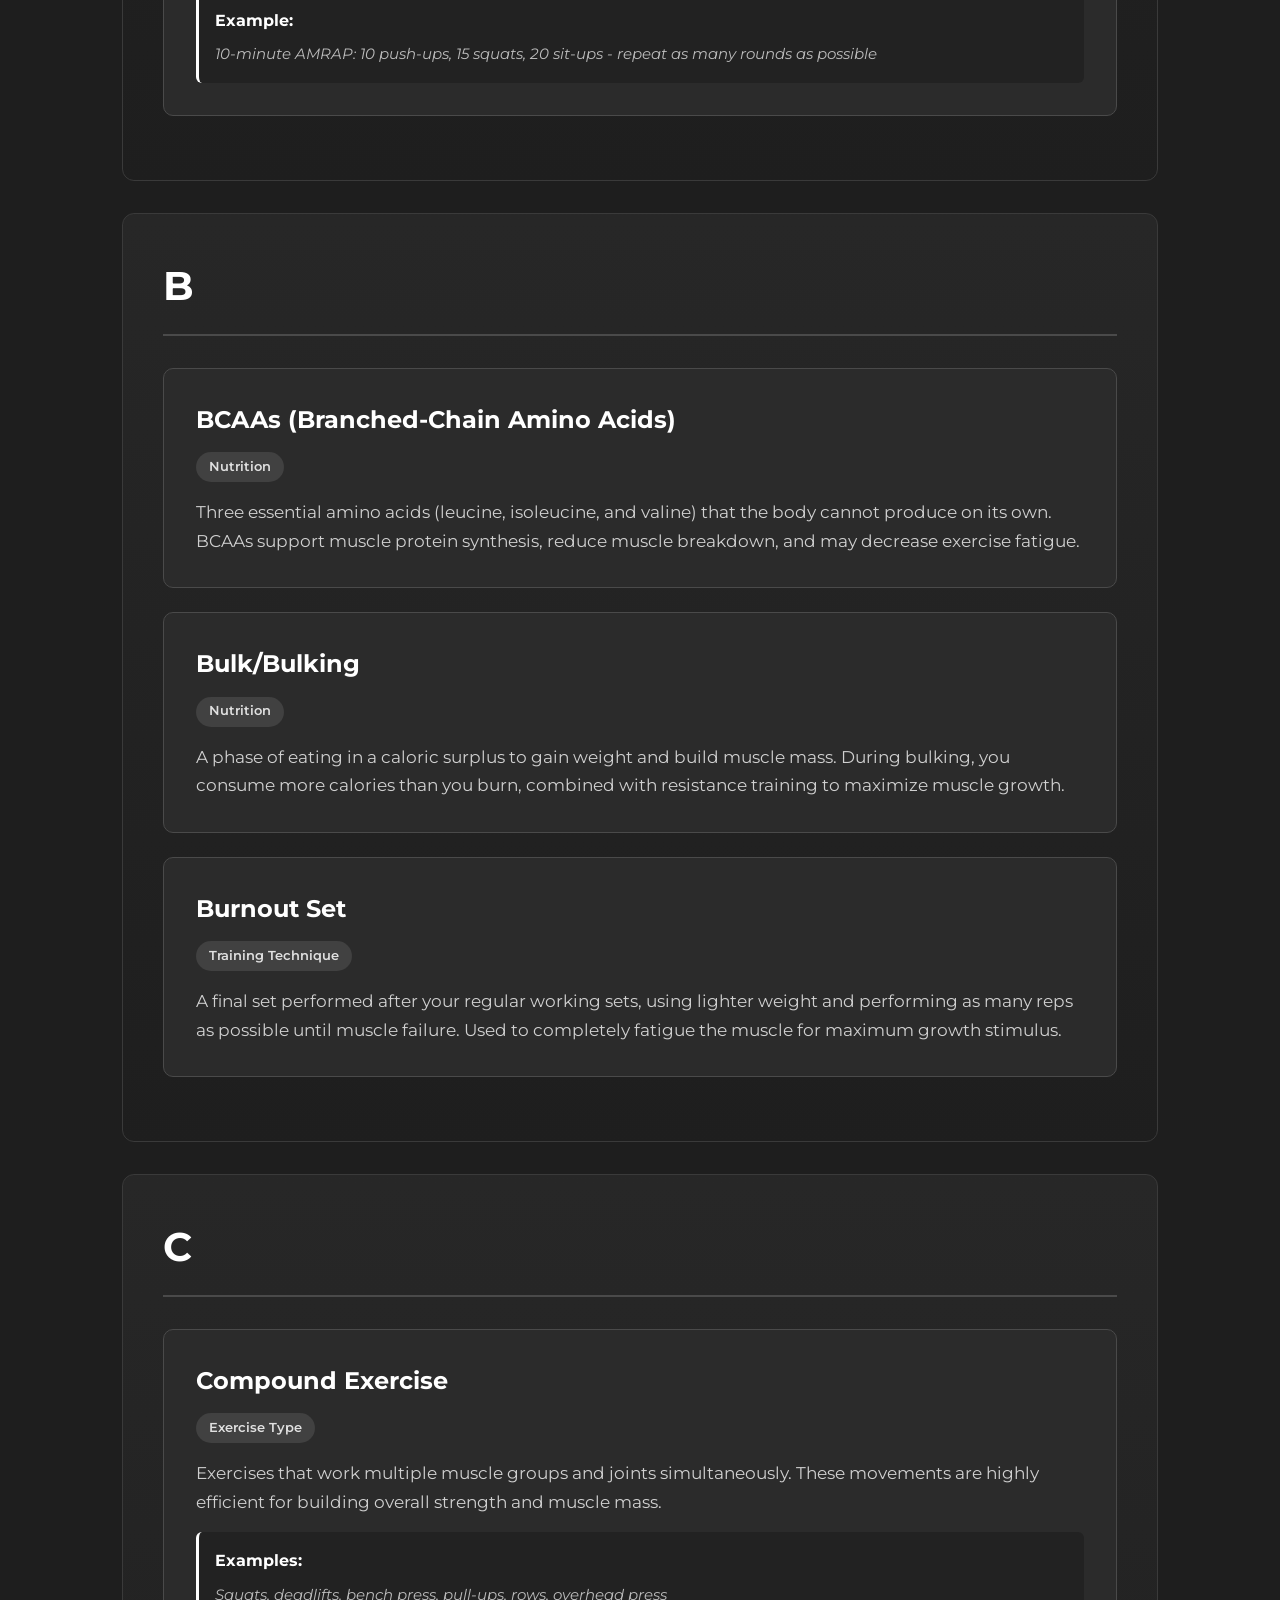
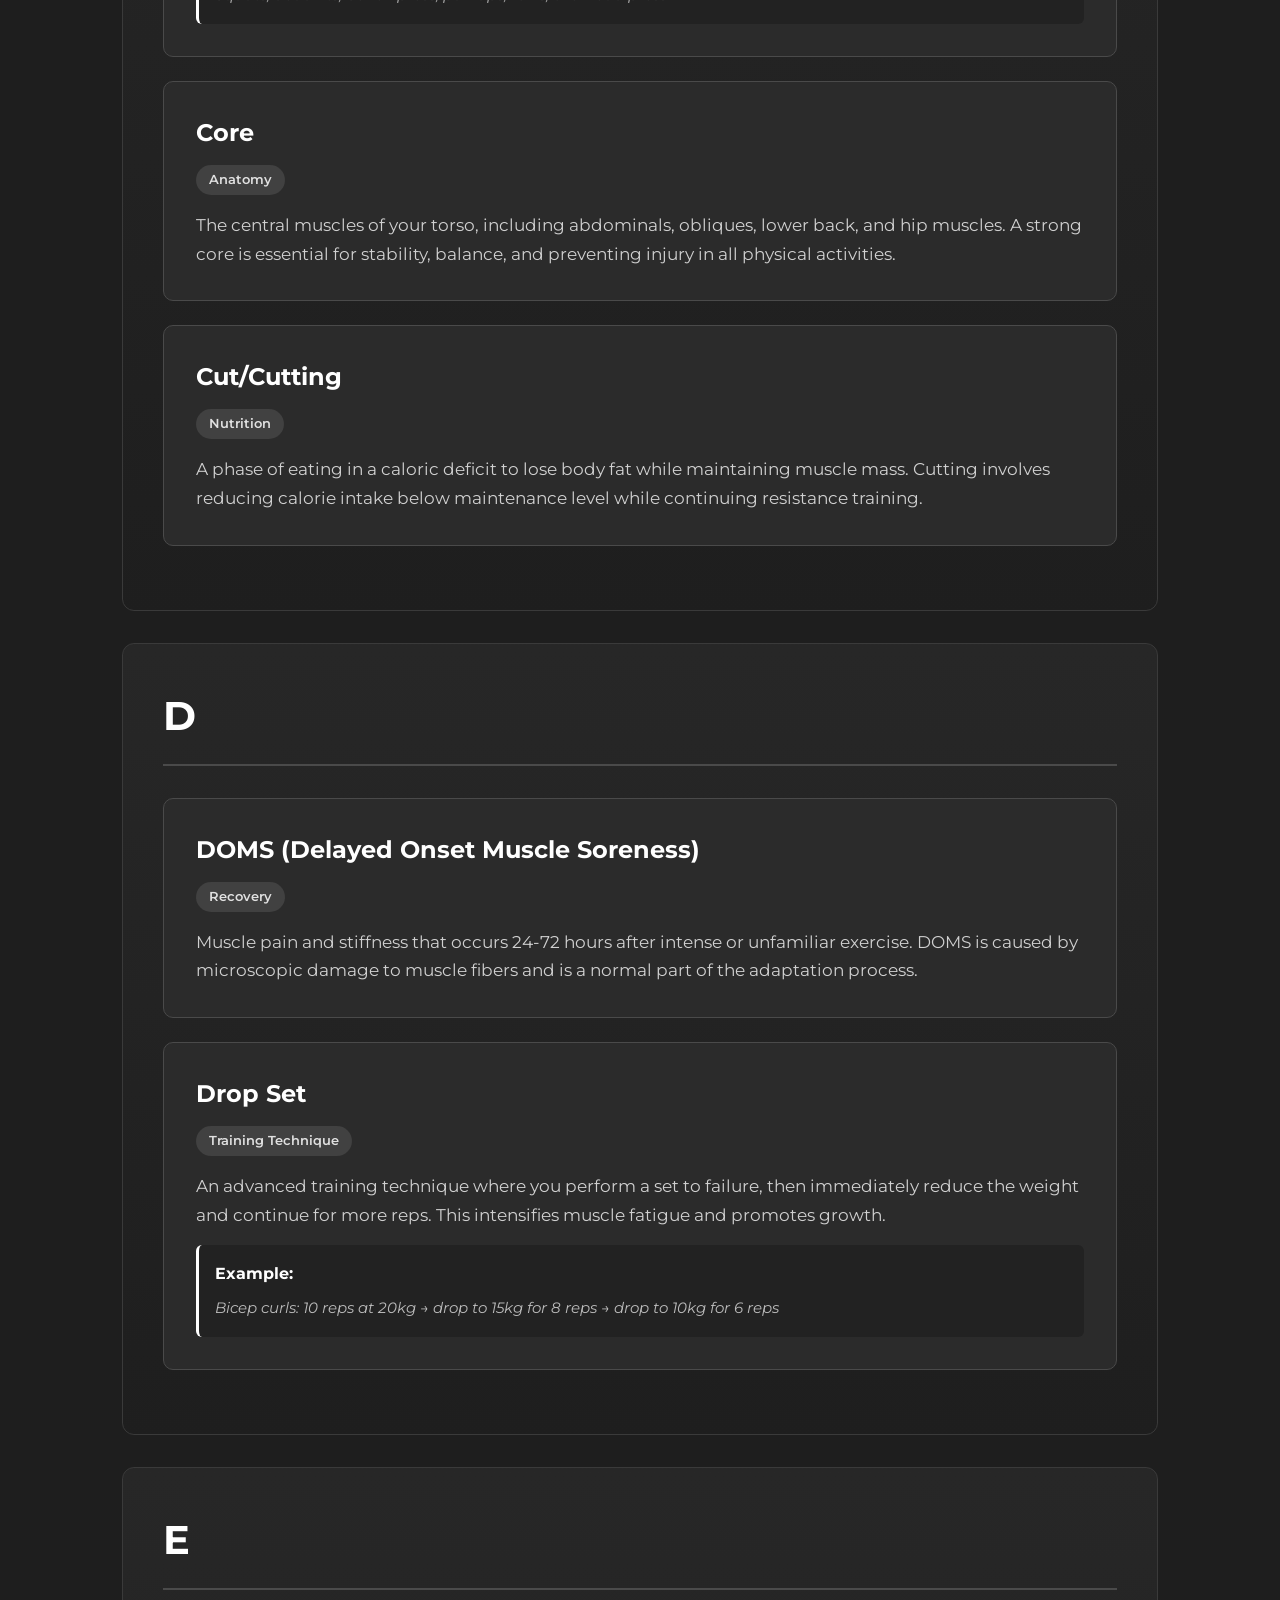
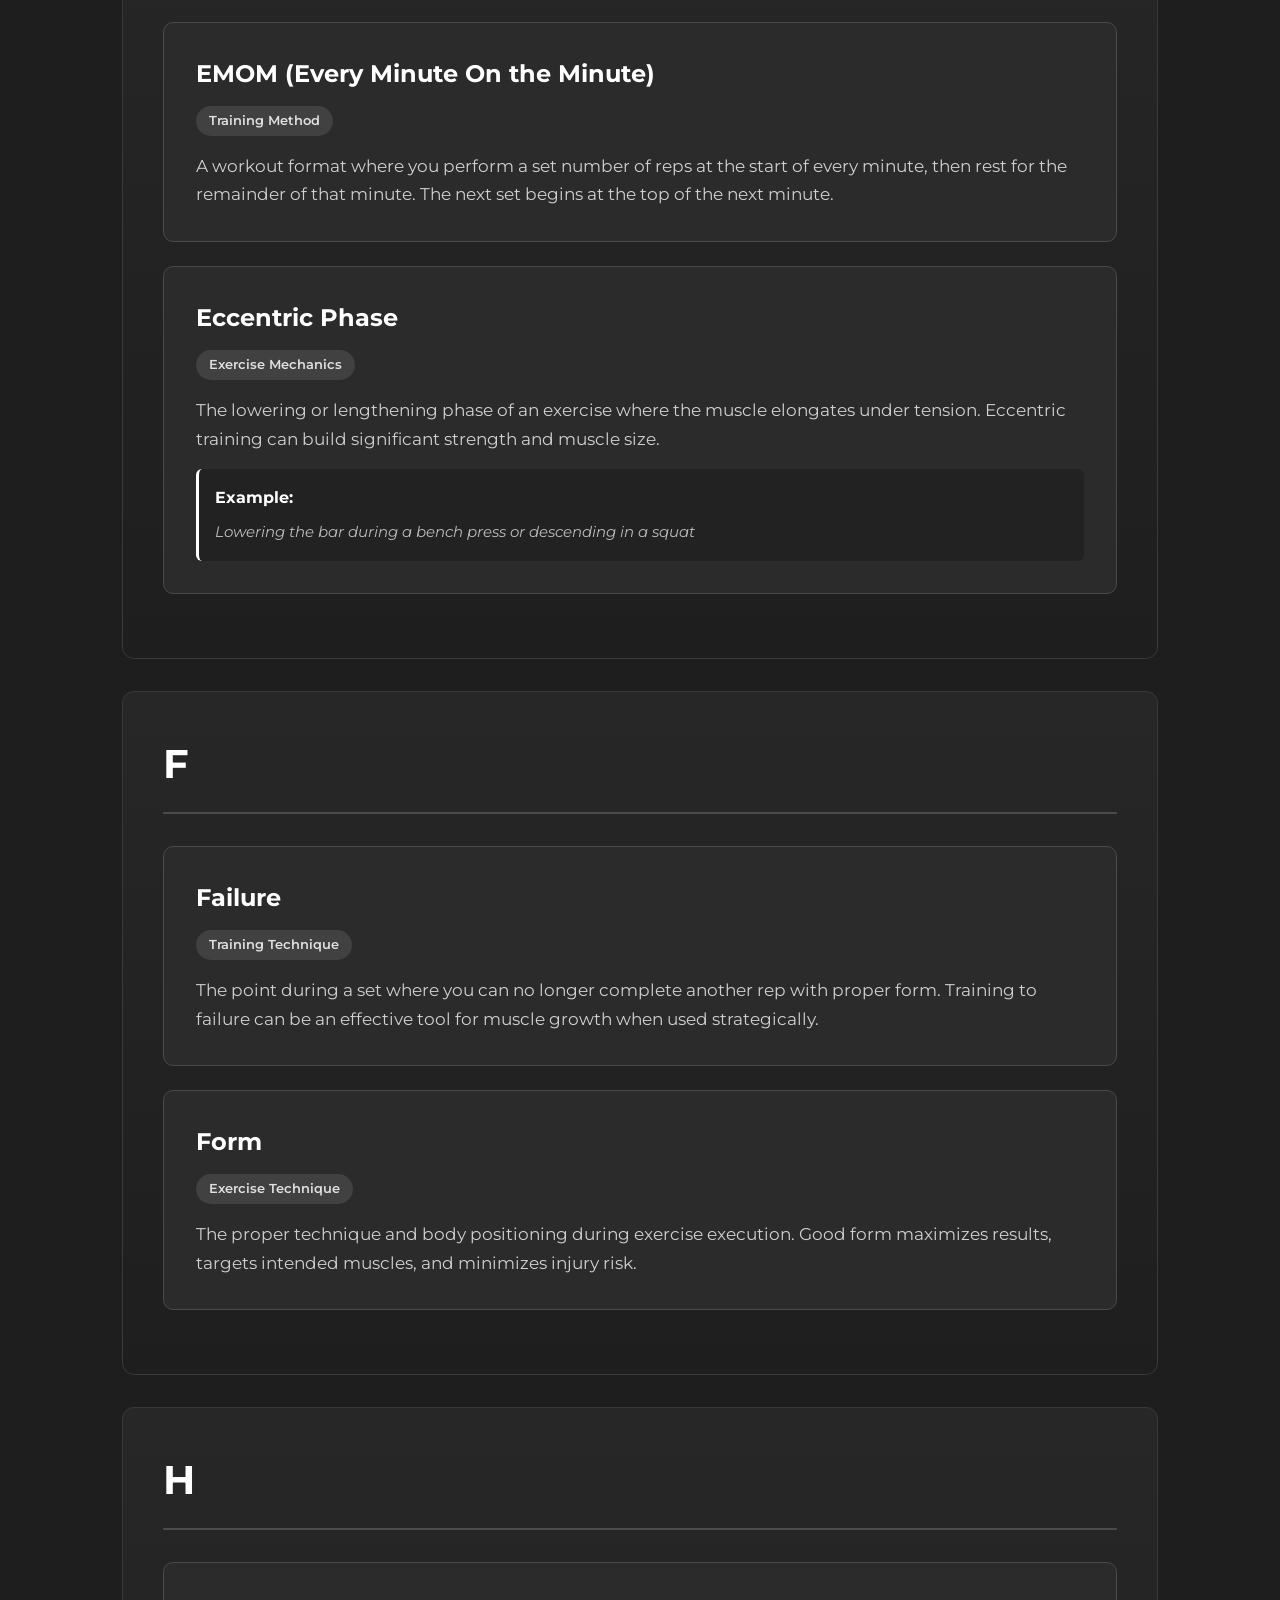
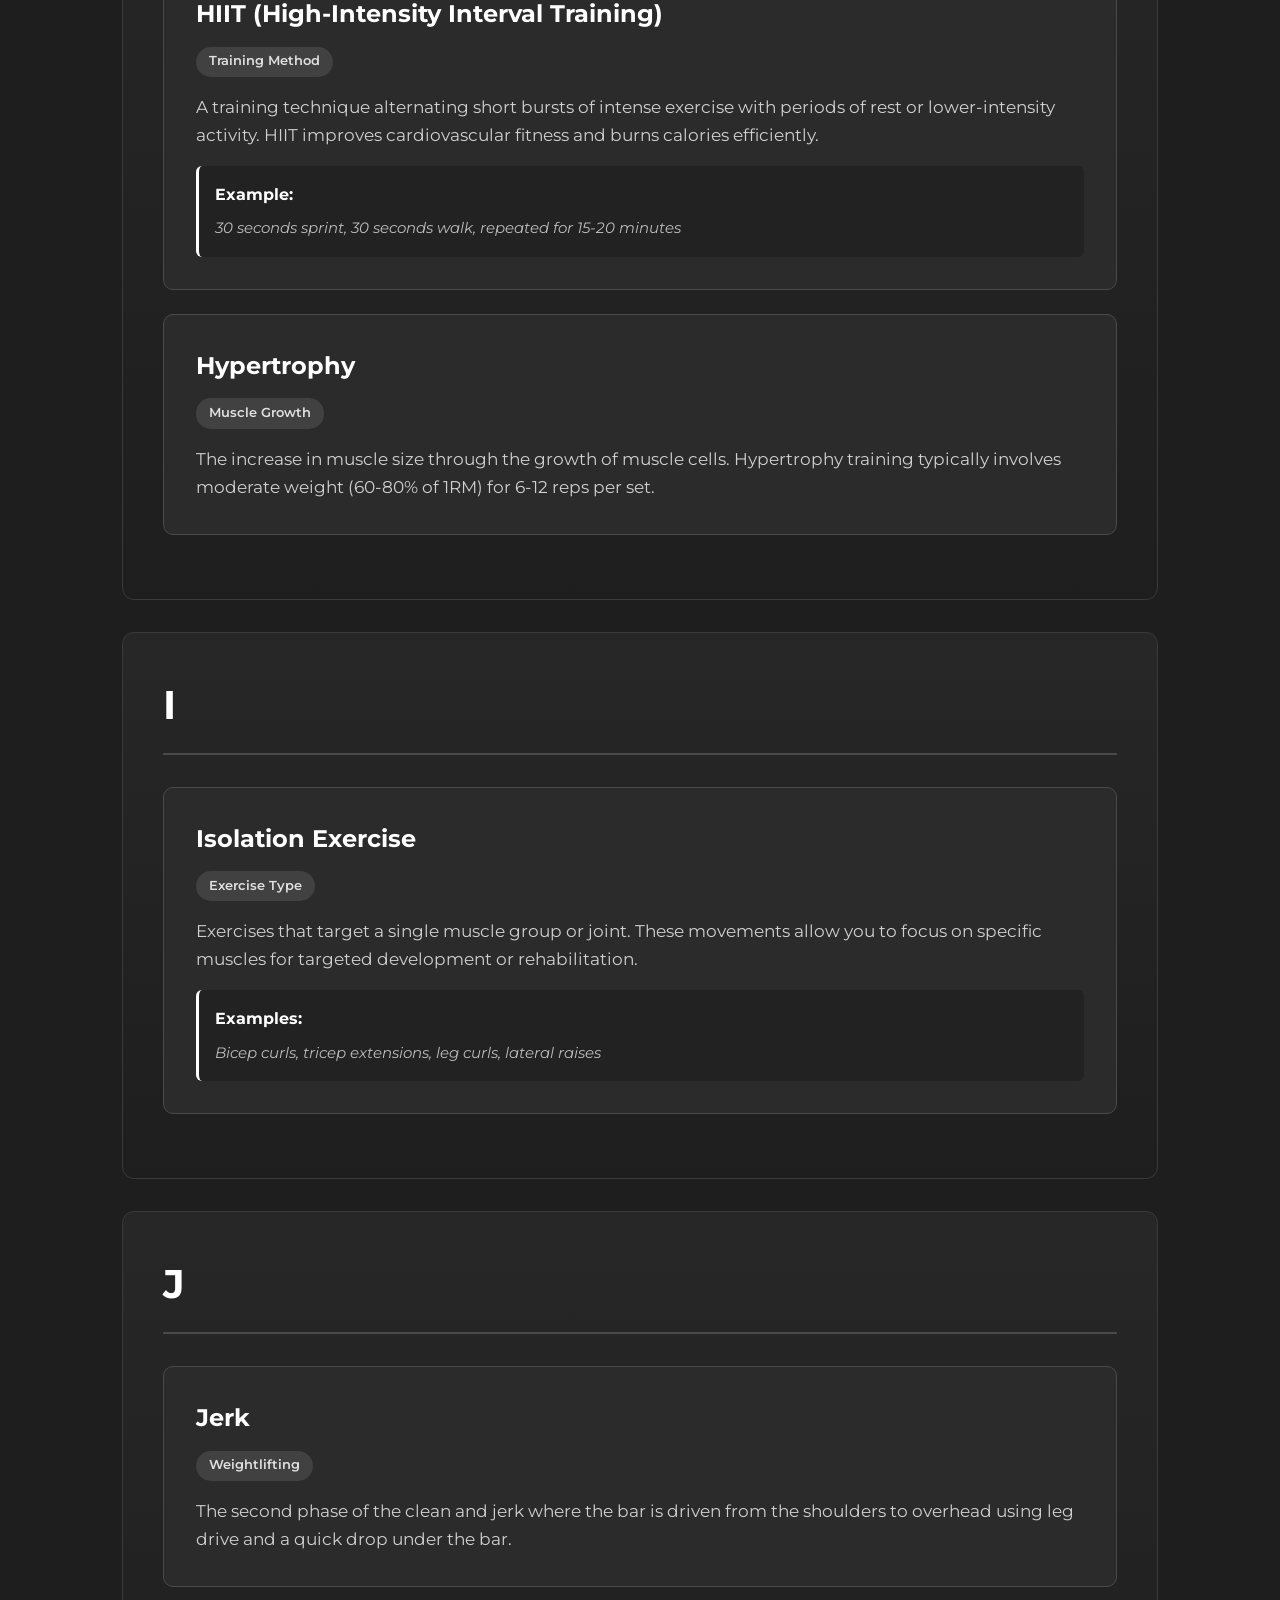
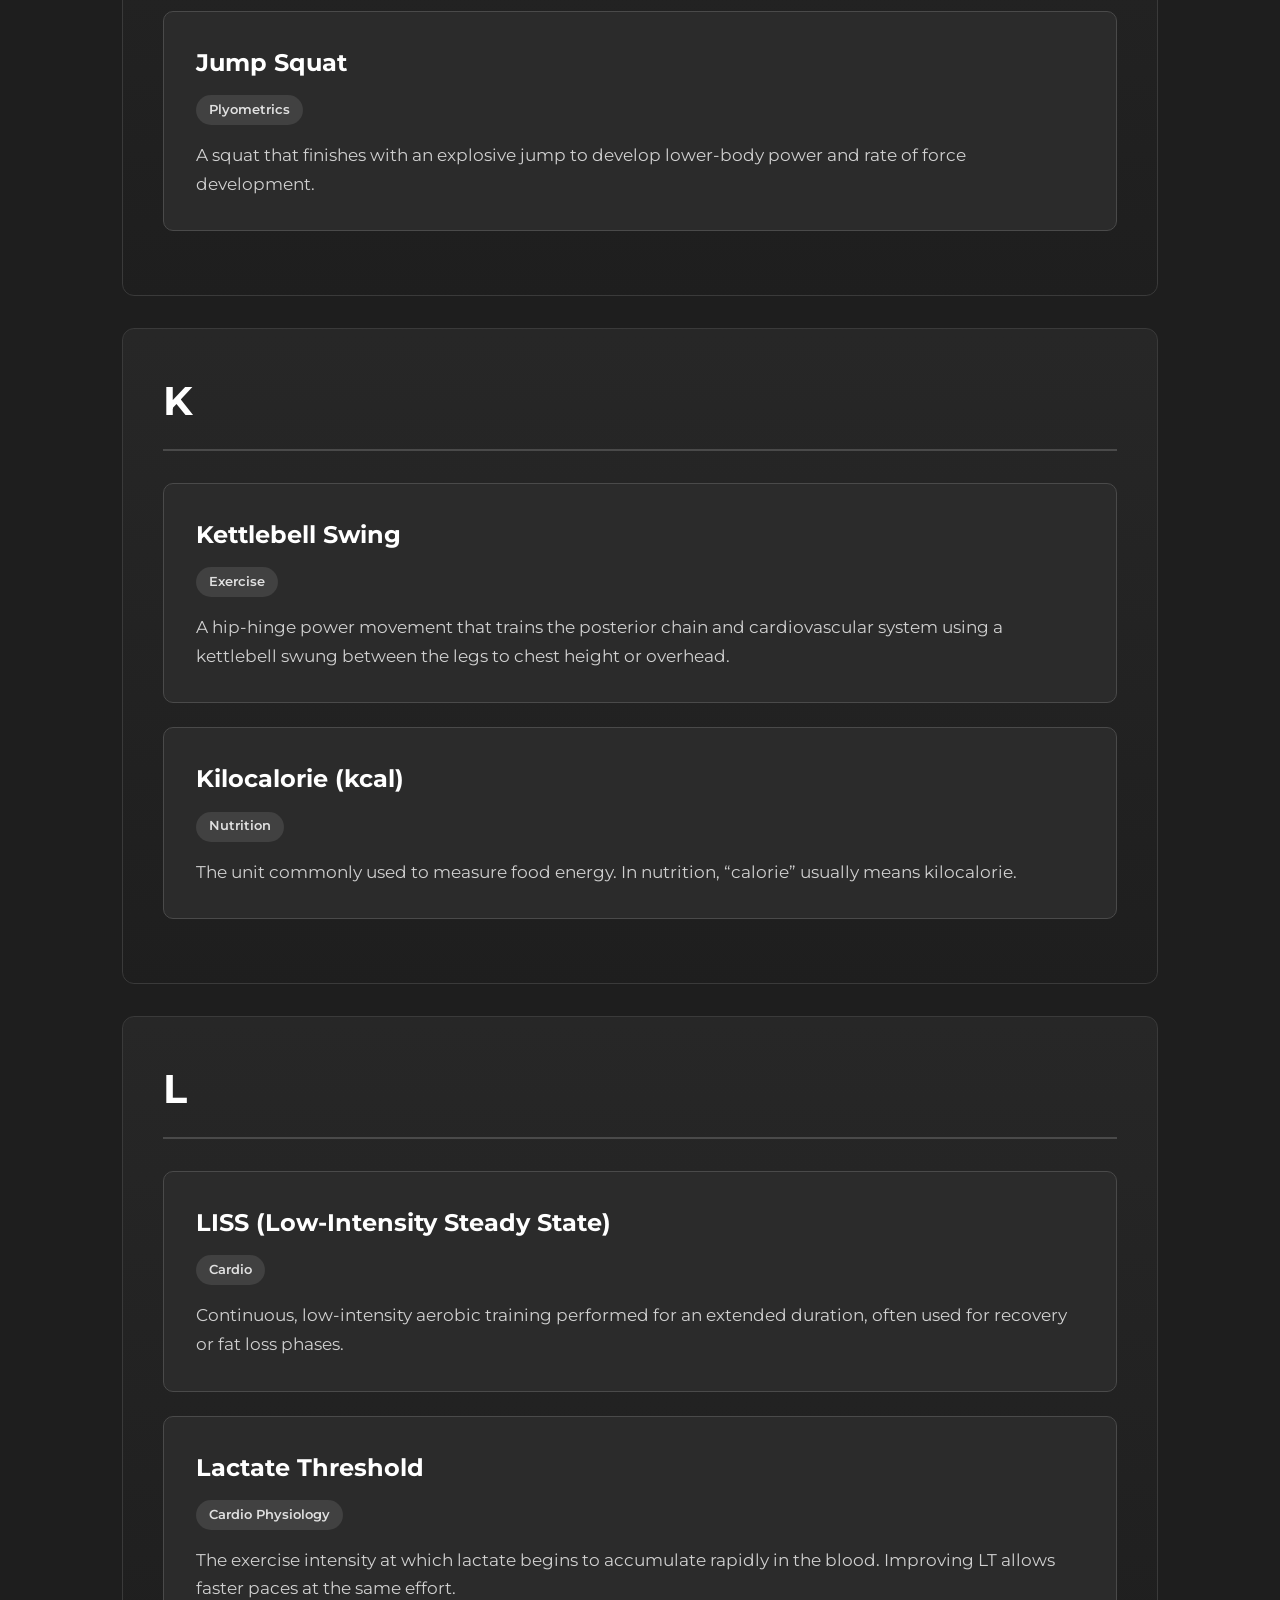
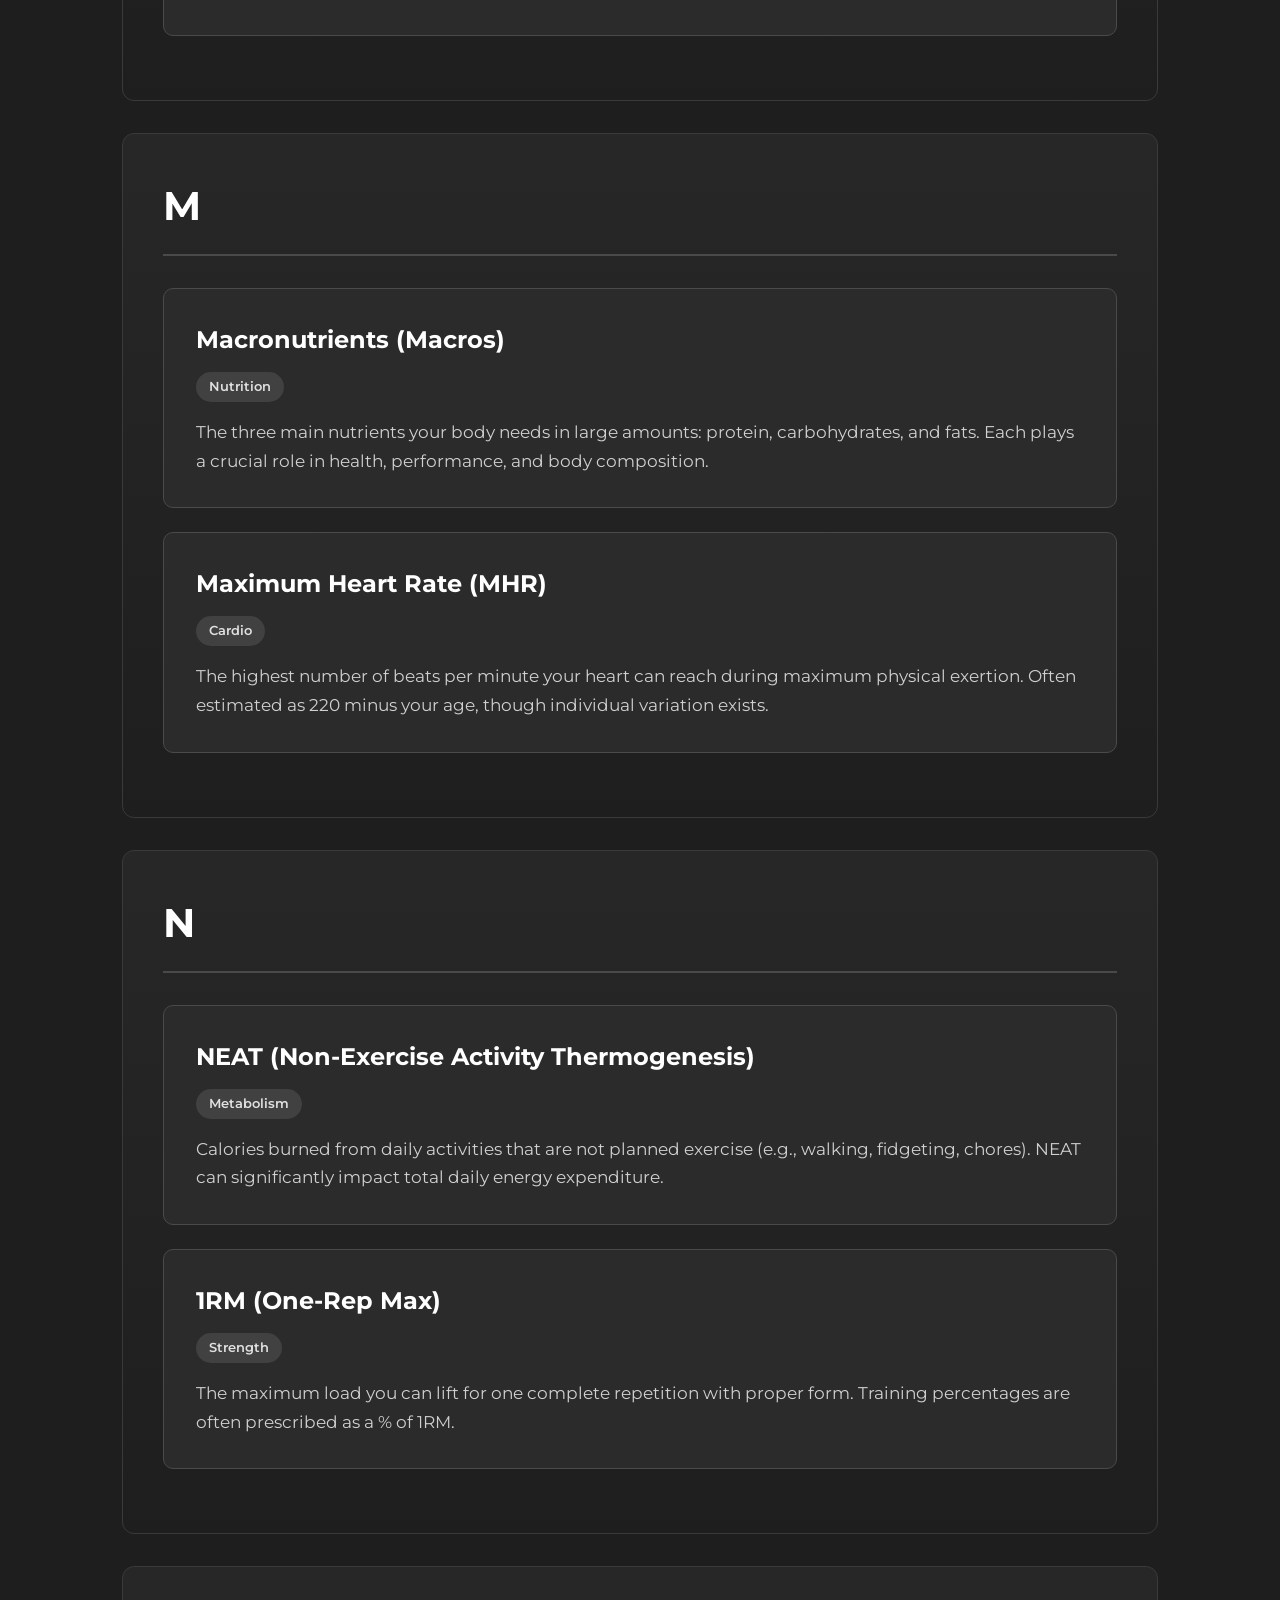
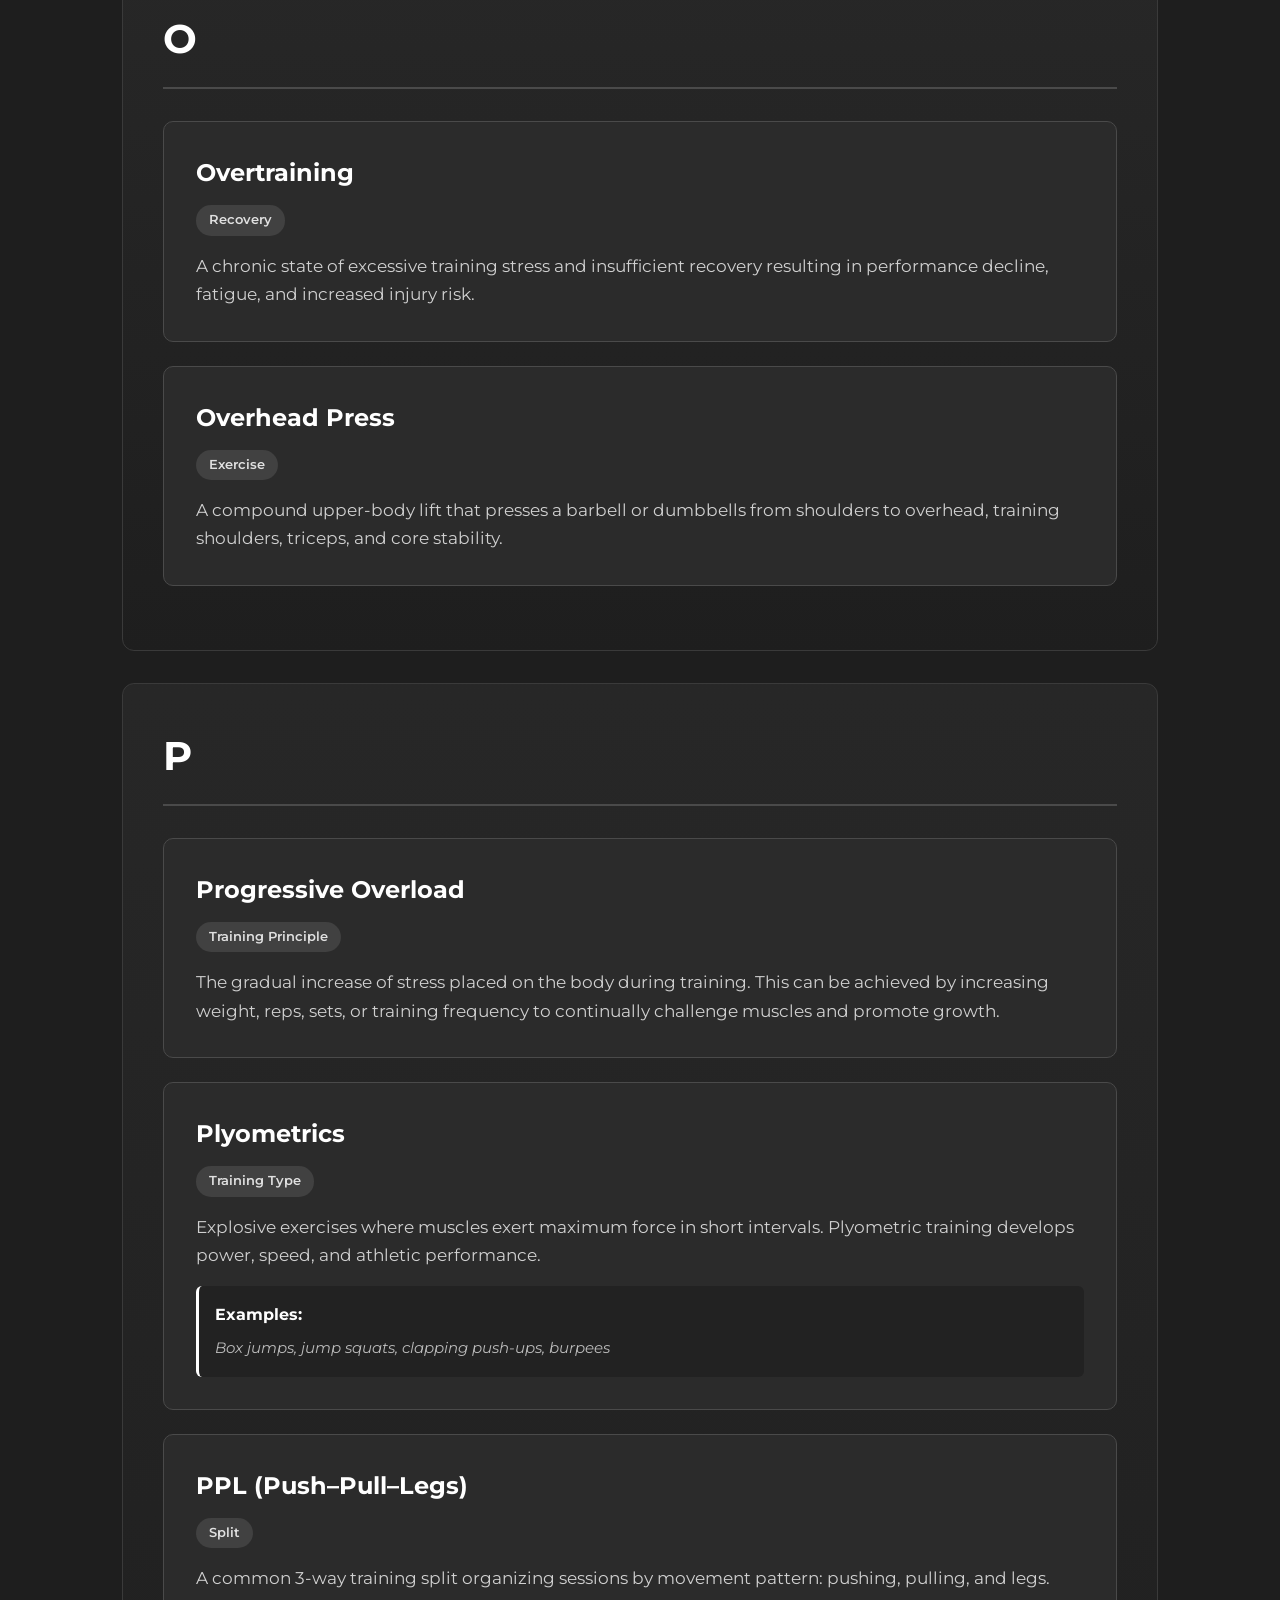
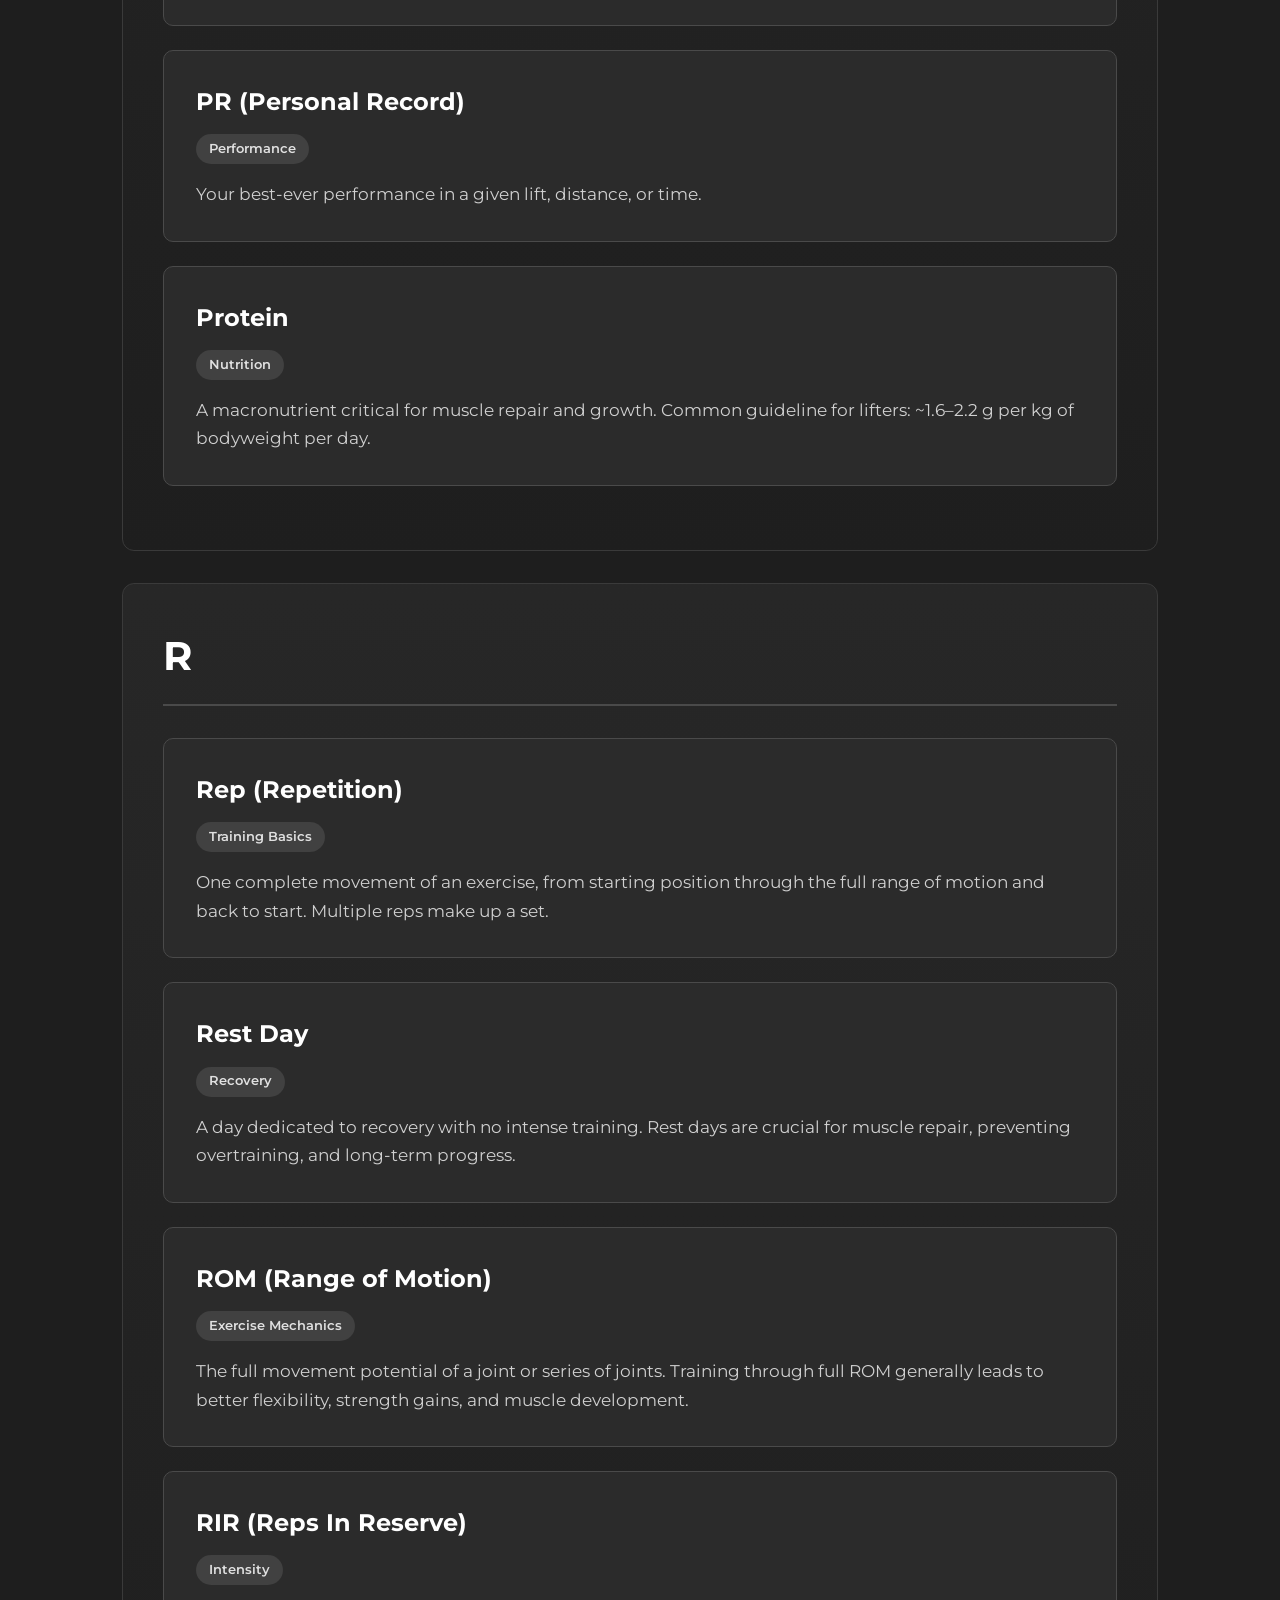
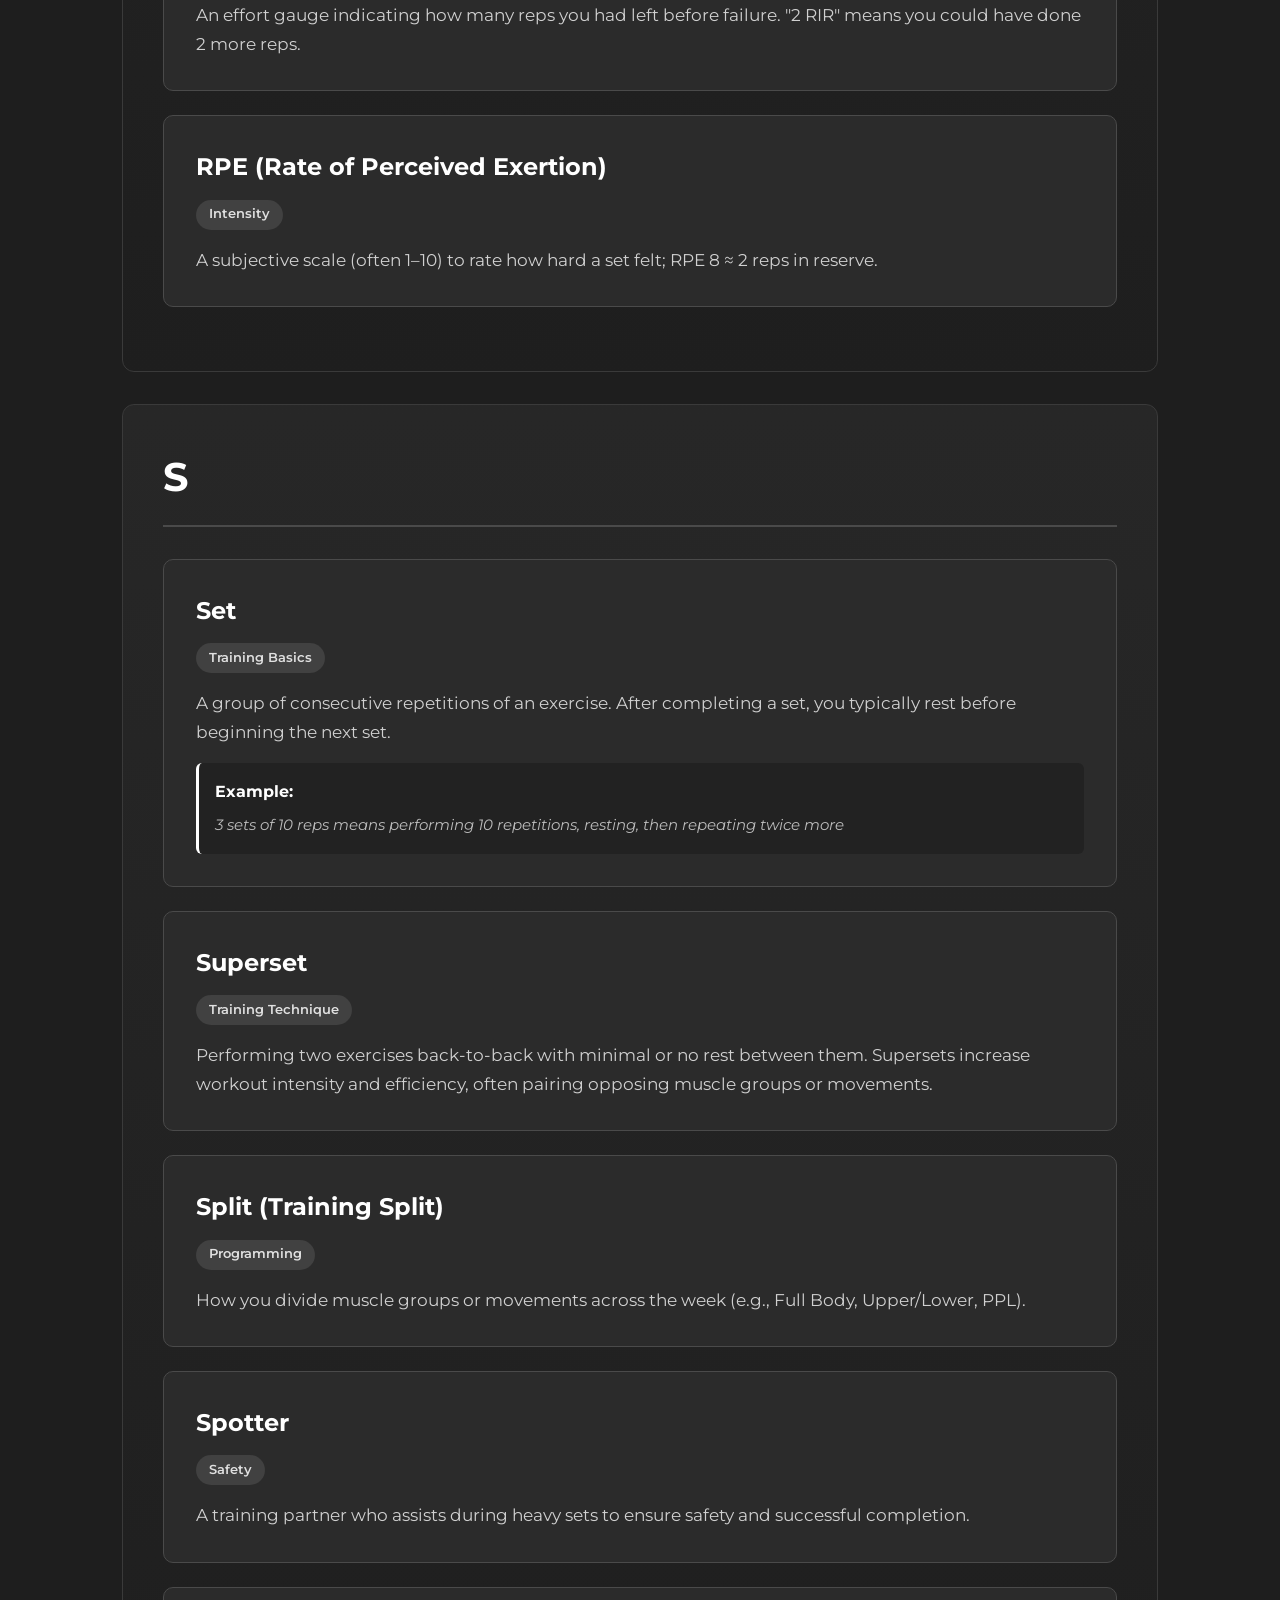
<file: html/glossary.html>
<!DOCTYPE html>
<html lang="en">
  <head>
    <meta charset="UTF-8" />
    <meta name="viewport" content="width=device-width, initial-scale=1.0" />
    <title>Fitness Glossary - The Fitness Hub</title>
    <link
      href="https://fonts.googleapis.com/css2?family=Montserrat:wght@400;600;700;800&display=swap"
      rel="stylesheet"
    />
    <link rel="stylesheet" href="../css/main.css" />
    <link rel="stylesheet" href="../css/glossary.css" />
  </head>
  <body>
    <nav>
      <div class="nav-container">
        <a href="index.html" class="logo">The Fitness Hub</a>
        <ul class="nav-menu">
          <li><a href="index.html">Home</a></li>
          <li><a href="workout-generator.html">Generator</a></li>
          <li><a href="exercise-library.html">Exercise Library</a></li>
          <li><a href="weekly-plan.html">Plan</a></li>
          <li><a href="nutrition.html">Nutrition</a></li>
          <li><a href="articles.html">Articles</a></li>
          <li><a href="glossary.html" aria-current="page">Glossary</a></li>
          <li><a href="about.html">About</a></li>
        </ul>
      </div>
    </nav>

    <header class="page-header">
      <img
        src="../images/page-header/gloosary.png"
        alt="glossary"
        class="page-header-image"
        aria-hidden="true"
      />
      <div class="page-header-content">
        <h1>Fitness Glossary</h1>
        <p>Your complete guide to fitness terminology</p>
      </div>
    </header>

    <main class="glossary-container">
      <div class="alphabet-nav">
        <a href="#a">A</a>
        <a href="#b">B</a>
        <a href="#c">C</a>
        <a href="#d">D</a>
        <a href="#e">E</a>
        <a href="#f">F</a>
        <a href="#g">G</a>
        <a href="#h">H</a>
        <a href="#i">I</a>
        <a href="#j">J</a>
        <a href="#k">K</a>
        <a href="#l">L</a>
        <a href="#m">M</a>
        <a href="#n">N</a>
        <a href="#o">O</a>
        <a href="#p">P</a>
        <a href="#q">Q</a>
        <a href="#r">R</a>
        <a href="#s">S</a>
        <a href="#t">T</a>
        <a href="#u">U</a>
        <a href="#v">V</a>
        <a href="#w">W</a>
        <a href="#x">X</a>
        <a href="#y">Y</a>
        <a href="#z">Z</a>
      </div>

      <section class="glossary-section" id="a">
        <h2>A</h2>

        <article class="term-card">
          <h3>Aerobic Exercise</h3>
          <span class="term-category">Cardio</span>
          <p>
            Physical activity that increases heart rate and breathing while
            using oxygen to produce energy. Also known as "cardio," aerobic
            exercise improves cardiovascular health, endurance, and burns
            calories.
          </p>
          <div class="term-example">
            <strong>Examples:</strong>
            <p>Running, cycling, swimming, dancing, brisk walking</p>
          </div>
        </article>

        <article class="term-card">
          <h3>Anaerobic Exercise</h3>
          <span class="term-category">Training</span>
          <p>
            High-intensity exercise performed in short bursts where oxygen
            demand exceeds oxygen supply. This type of training builds strength,
            power, and muscle mass.
          </p>
          <div class="term-example">
            <strong>Examples:</strong>
            <p>
              Weightlifting, sprinting, high-intensity interval training (HIIT),
              plyometrics
            </p>
          </div>
        </article>

        <article class="term-card">
          <h3>AMRAP</h3>
          <span class="term-category">Training Method</span>
          <p>
            Stands for "As Many Reps (or Rounds) As Possible." A workout format
            where you perform as many repetitions or rounds of an exercise
            circuit as you can within a set time period.
          </p>
          <div class="term-example">
            <strong>Example:</strong>
            <p>
              10-minute AMRAP: 10 push-ups, 15 squats, 20 sit-ups - repeat as
              many rounds as possible
            </p>
          </div>
        </article>
      </section>

      <section class="glossary-section" id="b">
        <h2>B</h2>

        <article class="term-card">
          <h3>BCAAs (Branched-Chain Amino Acids)</h3>
          <span class="term-category">Nutrition</span>
          <p>
            Three essential amino acids (leucine, isoleucine, and valine) that
            the body cannot produce on its own. BCAAs support muscle protein
            synthesis, reduce muscle breakdown, and may decrease exercise
            fatigue.
          </p>
        </article>

        <article class="term-card">
          <h3>Bulk/Bulking</h3>
          <span class="term-category">Nutrition</span>
          <p>
            A phase of eating in a caloric surplus to gain weight and build
            muscle mass. During bulking, you consume more calories than you
            burn, combined with resistance training to maximize muscle growth.
          </p>
        </article>

        <article class="term-card">
          <h3>Burnout Set</h3>
          <span class="term-category">Training Technique</span>
          <p>
            A final set performed after your regular working sets, using lighter
            weight and performing as many reps as possible until muscle failure.
            Used to completely fatigue the muscle for maximum growth stimulus.
          </p>
        </article>
      </section>

      <section class="glossary-section" id="c">
        <h2>C</h2>

        <article class="term-card">
          <h3>Compound Exercise</h3>
          <span class="term-category">Exercise Type</span>
          <p>
            Exercises that work multiple muscle groups and joints
            simultaneously. These movements are highly efficient for building
            overall strength and muscle mass.
          </p>
          <div class="term-example">
            <strong>Examples:</strong>
            <p>
              Squats, deadlifts, bench press, pull-ups, rows, overhead press
            </p>
          </div>
        </article>

        <article class="term-card">
          <h3>Core</h3>
          <span class="term-category">Anatomy</span>
          <p>
            The central muscles of your torso, including abdominals, obliques,
            lower back, and hip muscles. A strong core is essential for
            stability, balance, and preventing injury in all physical
            activities.
          </p>
        </article>

        <article class="term-card">
          <h3>Cut/Cutting</h3>
          <span class="term-category">Nutrition</span>
          <p>
            A phase of eating in a caloric deficit to lose body fat while
            maintaining muscle mass. Cutting involves reducing calorie intake
            below maintenance level while continuing resistance training.
          </p>
        </article>
      </section>

      <section class="glossary-section" id="d">
        <h2>D</h2>

        <article class="term-card">
          <h3>DOMS (Delayed Onset Muscle Soreness)</h3>
          <span class="term-category">Recovery</span>
          <p>
            Muscle pain and stiffness that occurs 24-72 hours after intense or
            unfamiliar exercise. DOMS is caused by microscopic damage to muscle
            fibers and is a normal part of the adaptation process.
          </p>
        </article>

        <article class="term-card">
          <h3>Drop Set</h3>
          <span class="term-category">Training Technique</span>
          <p>
            An advanced training technique where you perform a set to failure,
            then immediately reduce the weight and continue for more reps. This
            intensifies muscle fatigue and promotes growth.
          </p>
          <div class="term-example">
            <strong>Example:</strong>
            <p>
              Bicep curls: 10 reps at 20kg → drop to 15kg for 8 reps → drop to
              10kg for 6 reps
            </p>
          </div>
        </article>
      </section>

      <section class="glossary-section" id="e">
        <h2>E</h2>

        <article class="term-card">
          <h3>EMOM (Every Minute On the Minute)</h3>
          <span class="term-category">Training Method</span>
          <p>
            A workout format where you perform a set number of reps at the start
            of every minute, then rest for the remainder of that minute. The
            next set begins at the top of the next minute.
          </p>
        </article>

        <article class="term-card">
          <h3>Eccentric Phase</h3>
          <span class="term-category">Exercise Mechanics</span>
          <p>
            The lowering or lengthening phase of an exercise where the muscle
            elongates under tension. Eccentric training can build significant
            strength and muscle size.
          </p>
          <div class="term-example">
            <strong>Example:</strong>
            <p>
              Lowering the bar during a bench press or descending in a squat
            </p>
          </div>
        </article>
      </section>

      <section class="glossary-section" id="f">
        <h2>F</h2>

        <article class="term-card">
          <h3>Failure</h3>
          <span class="term-category">Training Technique</span>
          <p>
            The point during a set where you can no longer complete another rep
            with proper form. Training to failure can be an effective tool for
            muscle growth when used strategically.
          </p>
        </article>

        <article class="term-card">
          <h3>Form</h3>
          <span class="term-category">Exercise Technique</span>
          <p>
            The proper technique and body positioning during exercise execution.
            Good form maximizes results, targets intended muscles, and minimizes
            injury risk.
          </p>
        </article>
      </section>

      <section class="glossary-section" id="h">
        <h2>H</h2>

        <article class="term-card">
          <h3>HIIT (High-Intensity Interval Training)</h3>
          <span class="term-category">Training Method</span>
          <p>
            A training technique alternating short bursts of intense exercise
            with periods of rest or lower-intensity activity. HIIT improves
            cardiovascular fitness and burns calories efficiently.
          </p>
          <div class="term-example">
            <strong>Example:</strong>
            <p>
              30 seconds sprint, 30 seconds walk, repeated for 15-20 minutes
            </p>
          </div>
        </article>

        <article class="term-card">
          <h3>Hypertrophy</h3>
          <span class="term-category">Muscle Growth</span>
          <p>
            The increase in muscle size through the growth of muscle cells.
            Hypertrophy training typically involves moderate weight (60-80% of
            1RM) for 6-12 reps per set.
          </p>
        </article>
      </section>

      <section class="glossary-section" id="i">
        <h2>I</h2>

        <article class="term-card">
          <h3>Isolation Exercise</h3>
          <span class="term-category">Exercise Type</span>
          <p>
            Exercises that target a single muscle group or joint. These
            movements allow you to focus on specific muscles for targeted
            development or rehabilitation.
          </p>
          <div class="term-example">
            <strong>Examples:</strong>
            <p>Bicep curls, tricep extensions, leg curls, lateral raises</p>
          </div>
        </article>
      </section>

      <section class="glossary-section" id="j">
        <h2>J</h2>
        <article class="term-card">
          <h3>Jerk</h3>
          <span class="term-category">Weightlifting</span>
          <p>
            The second phase of the clean and jerk where the bar is driven from
            the shoulders to overhead using leg drive and a quick drop under the
            bar.
          </p>
        </article>
        <article class="term-card">
          <h3>Jump Squat</h3>
          <span class="term-category">Plyometrics</span>
          <p>
            A squat that finishes with an explosive jump to develop lower-body
            power and rate of force development.
          </p>
        </article>
      </section>

      <section class="glossary-section" id="k">
        <h2>K</h2>
        <article class="term-card">
          <h3>Kettlebell Swing</h3>
          <span class="term-category">Exercise</span>
          <p>
            A hip-hinge power movement that trains the posterior chain and
            cardiovascular system using a kettlebell swung between the legs to
            chest height or overhead.
          </p>
        </article>
        <article class="term-card">
          <h3>Kilocalorie (kcal)</h3>
          <span class="term-category">Nutrition</span>
          <p>
            The unit commonly used to measure food energy. In nutrition,
            “calorie” usually means kilocalorie.
          </p>
        </article>
      </section>

      <section class="glossary-section" id="l">
        <h2>L</h2>
        <article class="term-card">
          <h3>LISS (Low-Intensity Steady State)</h3>
          <span class="term-category">Cardio</span>
          <p>
            Continuous, low-intensity aerobic training performed for an extended
            duration, often used for recovery or fat loss phases.
          </p>
        </article>
        <article class="term-card">
          <h3>Lactate Threshold</h3>
          <span class="term-category">Cardio Physiology</span>
          <p>
            The exercise intensity at which lactate begins to accumulate rapidly
            in the blood. Improving LT allows faster paces at the same effort.
          </p>
        </article>
      </section>

      <section class="glossary-section" id="m">
        <h2>M</h2>

        <article class="term-card">
          <h3>Macronutrients (Macros)</h3>
          <span class="term-category">Nutrition</span>
          <p>
            The three main nutrients your body needs in large amounts: protein,
            carbohydrates, and fats. Each plays a crucial role in health,
            performance, and body composition.
          </p>
        </article>

        <article class="term-card">
          <h3>Maximum Heart Rate (MHR)</h3>
          <span class="term-category">Cardio</span>
          <p>
            The highest number of beats per minute your heart can reach during
            maximum physical exertion. Often estimated as 220 minus your age,
            though individual variation exists.
          </p>
        </article>
      </section>

      <section class="glossary-section" id="n">
        <h2>N</h2>
        <article class="term-card">
          <h3>NEAT (Non-Exercise Activity Thermogenesis)</h3>
          <span class="term-category">Metabolism</span>
          <p>
            Calories burned from daily activities that are not planned exercise
            (e.g., walking, fidgeting, chores). NEAT can significantly impact
            total daily energy expenditure.
          </p>
        </article>
        <article class="term-card">
          <h3>1RM (One-Rep Max)</h3>
          <span class="term-category">Strength</span>
          <p>
            The maximum load you can lift for one complete repetition with
            proper form. Training percentages are often prescribed as a % of
            1RM.
          </p>
        </article>
      </section>

      <section class="glossary-section" id="o">
        <h2>O</h2>
        <article class="term-card">
          <h3>Overtraining</h3>
          <span class="term-category">Recovery</span>
          <p>
            A chronic state of excessive training stress and insufficient
            recovery resulting in performance decline, fatigue, and increased
            injury risk.
          </p>
        </article>
        <article class="term-card">
          <h3>Overhead Press</h3>
          <span class="term-category">Exercise</span>
          <p>
            A compound upper-body lift that presses a barbell or dumbbells from
            shoulders to overhead, training shoulders, triceps, and core
            stability.
          </p>
        </article>
      </section>

      <section class="glossary-section" id="p">
        <h2>P</h2>

        <article class="term-card">
          <h3>Progressive Overload</h3>
          <span class="term-category">Training Principle</span>
          <p>
            The gradual increase of stress placed on the body during training.
            This can be achieved by increasing weight, reps, sets, or training
            frequency to continually challenge muscles and promote growth.
          </p>
        </article>

        <article class="term-card">
          <h3>Plyometrics</h3>
          <span class="term-category">Training Type</span>
          <p>
            Explosive exercises where muscles exert maximum force in short
            intervals. Plyometric training develops power, speed, and athletic
            performance.
          </p>
          <div class="term-example">
            <strong>Examples:</strong>
            <p>Box jumps, jump squats, clapping push-ups, burpees</p>
          </div>
        </article>

        <article class="term-card">
          <h3>PPL (Push–Pull–Legs)</h3>
          <span class="term-category">Split</span>
          <p>
            A common 3-way training split organizing sessions by movement
            pattern: pushing, pulling, and legs.
          </p>
        </article>

        <article class="term-card">
          <h3>PR (Personal Record)</h3>
          <span class="term-category">Performance</span>
          <p>Your best-ever performance in a given lift, distance, or time.</p>
        </article>

        <article class="term-card">
          <h3>Protein</h3>
          <span class="term-category">Nutrition</span>
          <p>
            A macronutrient critical for muscle repair and growth. Common
            guideline for lifters: ~1.6–2.2 g per kg of bodyweight per day.
          </p>
        </article>
      </section>

      <section class="glossary-section" id="r">
        <h2>R</h2>

        <article class="term-card">
          <h3>Rep (Repetition)</h3>
          <span class="term-category">Training Basics</span>
          <p>
            One complete movement of an exercise, from starting position through
            the full range of motion and back to start. Multiple reps make up a
            set.
          </p>
        </article>

        <article class="term-card">
          <h3>Rest Day</h3>
          <span class="term-category">Recovery</span>
          <p>
            A day dedicated to recovery with no intense training. Rest days are
            crucial for muscle repair, preventing overtraining, and long-term
            progress.
          </p>
        </article>

        <article class="term-card">
          <h3>ROM (Range of Motion)</h3>
          <span class="term-category">Exercise Mechanics</span>
          <p>
            The full movement potential of a joint or series of joints. Training
            through full ROM generally leads to better flexibility, strength
            gains, and muscle development.
          </p>
        </article>

        <article class="term-card">
          <h3>RIR (Reps In Reserve)</h3>
          <span class="term-category">Intensity</span>
          <p>
            An effort gauge indicating how many reps you had left before
            failure. "2 RIR" means you could have done 2 more reps.
          </p>
        </article>

        <article class="term-card">
          <h3>RPE (Rate of Perceived Exertion)</h3>
          <span class="term-category">Intensity</span>
          <p>
            A subjective scale (often 1–10) to rate how hard a set felt; RPE 8 ≈
            2 reps in reserve.
          </p>
        </article>
      </section>

      <section class="glossary-section" id="s">
        <h2>S</h2>

        <article class="term-card">
          <h3>Set</h3>
          <span class="term-category">Training Basics</span>
          <p>
            A group of consecutive repetitions of an exercise. After completing
            a set, you typically rest before beginning the next set.
          </p>
          <div class="term-example">
            <strong>Example:</strong>
            <p>
              3 sets of 10 reps means performing 10 repetitions, resting, then
              repeating twice more
            </p>
          </div>
        </article>

        <article class="term-card">
          <h3>Superset</h3>
          <span class="term-category">Training Technique</span>
          <p>
            Performing two exercises back-to-back with minimal or no rest
            between them. Supersets increase workout intensity and efficiency,
            often pairing opposing muscle groups or movements.
          </p>
        </article>

        <article class="term-card">
          <h3>Split (Training Split)</h3>
          <span class="term-category">Programming</span>
          <p>
            How you divide muscle groups or movements across the week (e.g.,
            Full Body, Upper/Lower, PPL).
          </p>
        </article>

        <article class="term-card">
          <h3>Spotter</h3>
          <span class="term-category">Safety</span>
          <p>
            A training partner who assists during heavy sets to ensure safety
            and successful completion.
          </p>
        </article>

        <article class="term-card">
          <h3>Supinated / Pronated Grip</h3>
          <span class="term-category">Technique</span>
          <p>
            Supinated: palms up/forward. Pronated: palms down/back. Grip choice
            changes muscle emphasis and comfort.
          </p>
        </article>
      </section>

      <section class="glossary-section" id="t">
        <h2>T</h2>
        <article class="term-card">
          <h3>Tabata</h3>
          <span class="term-category">HIIT Protocol</span>
          <p>
            A 4-minute HIIT format: 8 rounds of 20 seconds all-out work and 10
            seconds rest.
          </p>
        </article>
        <article class="term-card">
          <h3>TUT (Time Under Tension)</h3>
          <span class="term-category">Hypertrophy</span>
          <p>
            Total time a muscle is under load during a set. Manipulating tempo
            increases TUT to influence growth stimulus.
          </p>
        </article>
      </section>

      <section class="glossary-section" id="u">
        <h2>U</h2>
        <article class="term-card">
          <h3>Upper/Lower Split</h3>
          <span class="term-category">Programming</span>
          <p>
            A 2-way split alternating upper-body and lower-body days. Popular
            for 4-day weekly training.
          </p>
        </article>
      </section>

      <section class="glossary-section" id="v">
        <h2>V</h2>

        <article class="term-card">
          <h3>VO2 Max</h3>
          <span class="term-category">Cardio Fitness</span>
          <p>
            The maximum amount of oxygen your body can use during intense
            exercise. It's a key indicator of cardiovascular fitness and
            endurance capacity.
          </p>
        </article>

        <article class="term-card">
          <h3>Volume</h3>
          <span class="term-category">Training Programming</span>
          <p>
            The total amount of work performed in a training session, typically
            calculated as sets × reps × weight. Managing training volume is
            crucial for progress and recovery.
          </p>
        </article>

        <article class="term-card">
          <h3>Volume Load</h3>
          <span class="term-category">Programming</span>
          <p>
            Total tonnage lifted in a session or week (sets × reps × weight).
            Useful for tracking progressive overload.
          </p>
        </article>
      </section>

      <section class="glossary-section" id="w">
        <h2>W</h2>
        <article class="term-card">
          <h3>Warm-Up Set</h3>
          <span class="term-category">Preparation</span>
          <p>
            Lighter sets performed before working sets to rehearse technique and
            prepare joints and nervous system.
          </p>
        </article>
        <article class="term-card">
          <h3>Whey Protein</h3>
          <span class="term-category">Nutrition</span>
          <p>
            A fast-digesting dairy protein rich in leucine, commonly used
            post-workout to support muscle protein synthesis.
          </p>
        </article>
      </section>

      <section class="glossary-section" id="x">
        <h2>X</h2>
        <article class="term-card">
          <h3>X-Body (Cross-Body)</h3>
          <span class="term-category">Cueing</span>
          <p>
            A coaching cue indicating movement across the body’s midline (e.g.,
            cross-body cable raises) to change muscle emphasis.
          </p>
        </article>
      </section>
      <section class="glossary-section" id="y">
        <h2>Y</h2>
        <article class="term-card">
          <h3>Yoga</h3>
          <span class="term-category">Mobility</span>
          <p>
            A mind–body practice improving flexibility, balance, and recovery.
            Often used on rest days for active recovery.
          </p>
        </article>
      </section>

      <section class="glossary-section" id="z">
        <h2>Z</h2>
        <article class="term-card">
          <h3>Zone 2 Training</h3>
          <span class="term-category">Cardio</span>
          <p>
            Easy-to-moderate aerobic work where you can speak in full sentences.
            Builds endurance and mitochondrial efficiency.
          </p>
        </article>
      </section>
    </main>

    <footer>
      <div class="footer-inner">
        <nav class="footer-nav">
          <a href="index.html">Home</a>
          <a href="workout-generator.html">Generator</a>
          <a href="exercise-library.html">Exercise Library</a>
          <a href="weekly-plan.html">Plan</a>
          <a href="nutrition.html">Nutrition</a>
          <a href="articles.html">Articles</a>
          <a href="glossary.html">Glossary</a>
          <a href="about.html">About</a>
        </nav>
        <div class="footer-copy">
          <p>&copy; 2025 The Fitness Hub. All rights reserved.</p>
        </div>
      </div>
    </footer>

    <button class="scroll-top" type="button" aria-label="Scroll to top">
      ↑
    </button>
    <script>
      (function () {
        const btn = document.querySelector(".scroll-top");
        if (!btn) return;
        const toggleVisibility = () => {
          if (window.scrollY > 300) {
            btn.classList.add("scroll-top--visible");
          } else {
            btn.classList.remove("scroll-top--visible");
          }
        };
        window.addEventListener("scroll", toggleVisibility);
        btn.addEventListener("click", () => {
          window.scrollTo({ top: 0, behavior: "smooth" });
        });
        toggleVisibility();
      })();
    </script>
  </body>
</html>
</file>
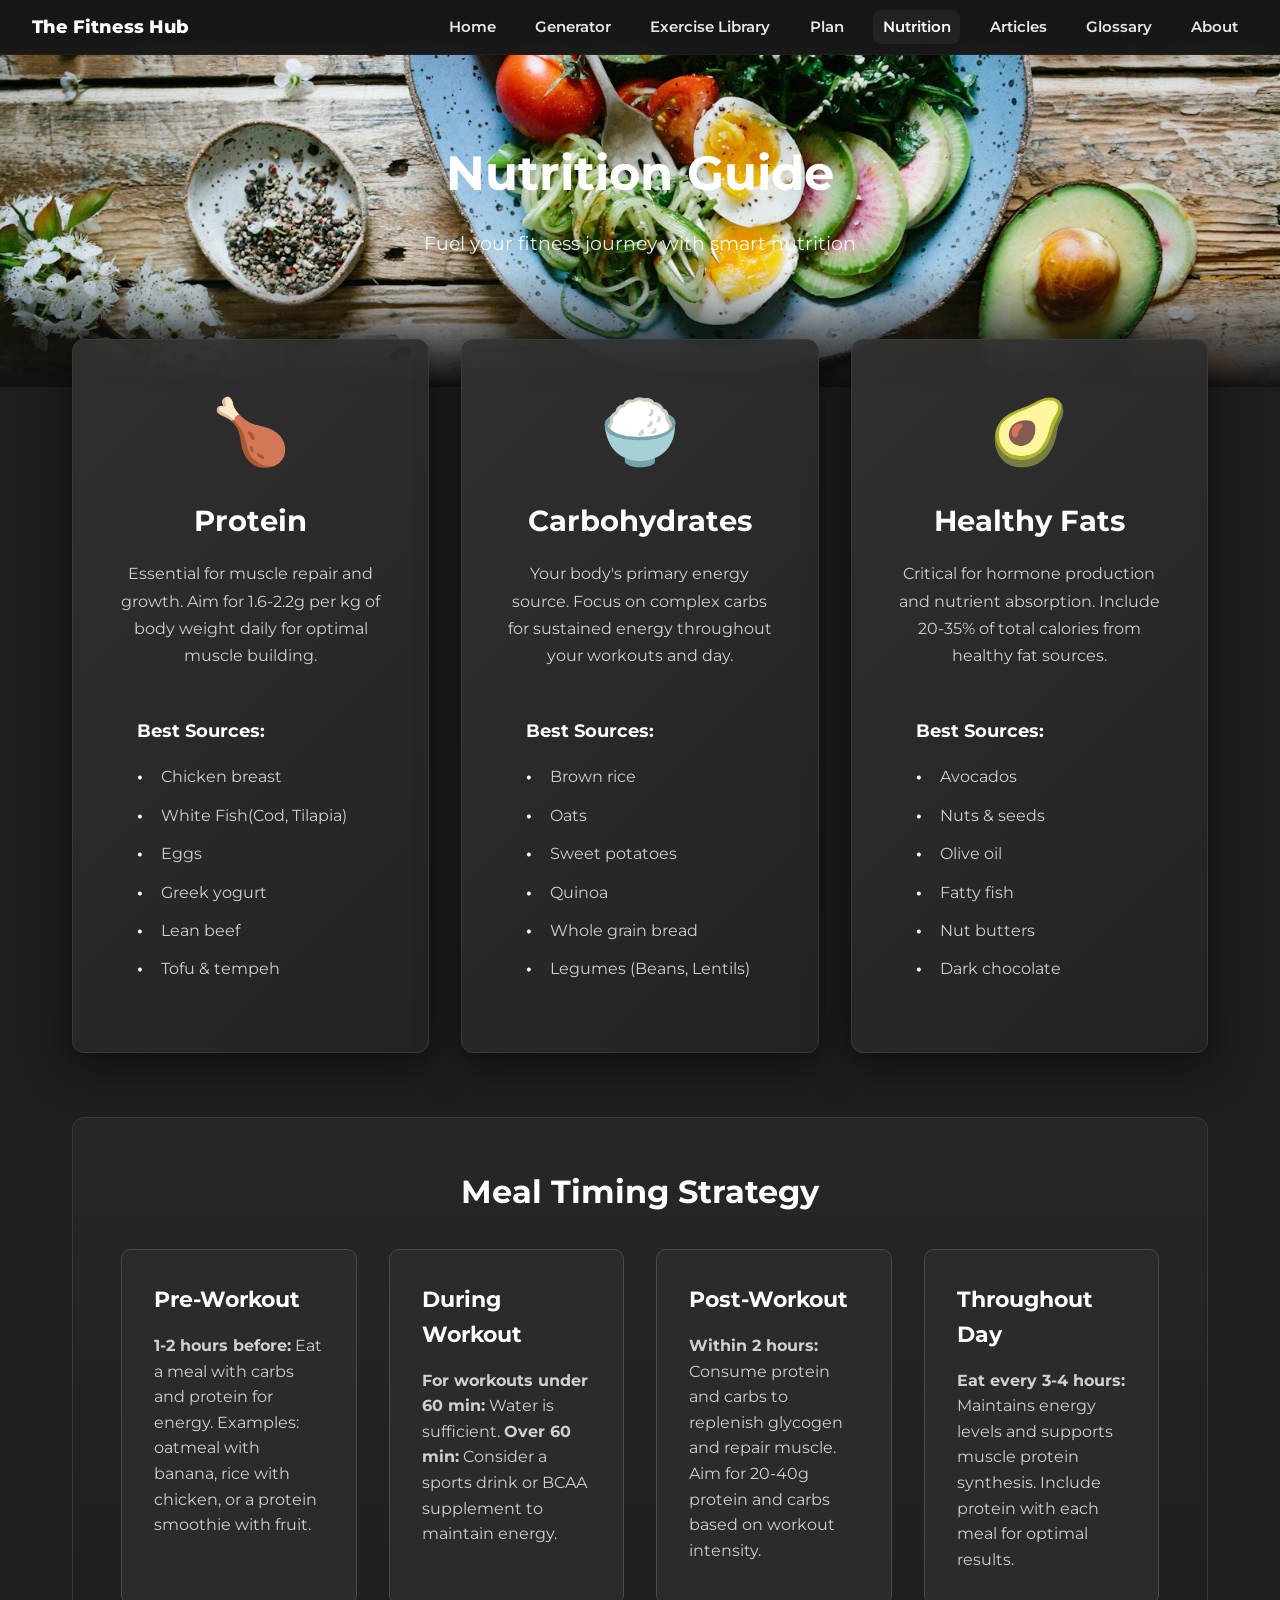
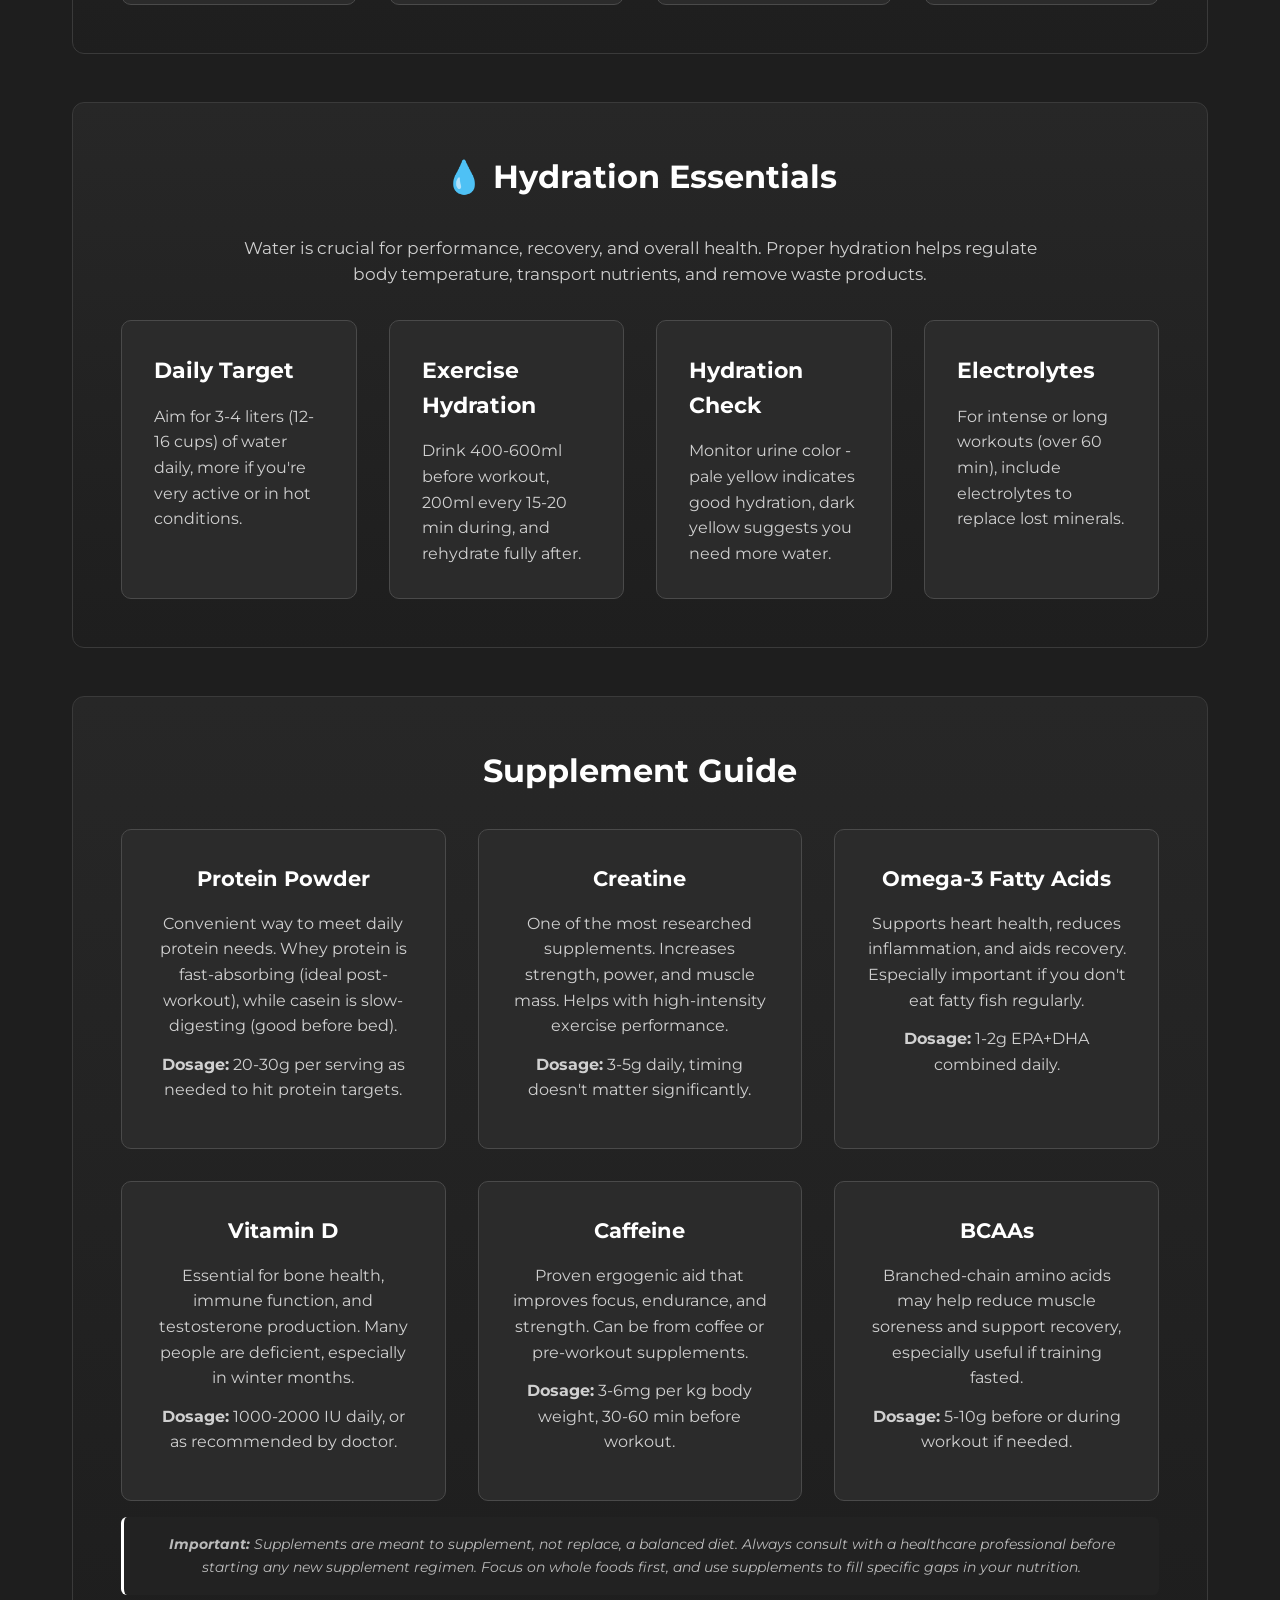
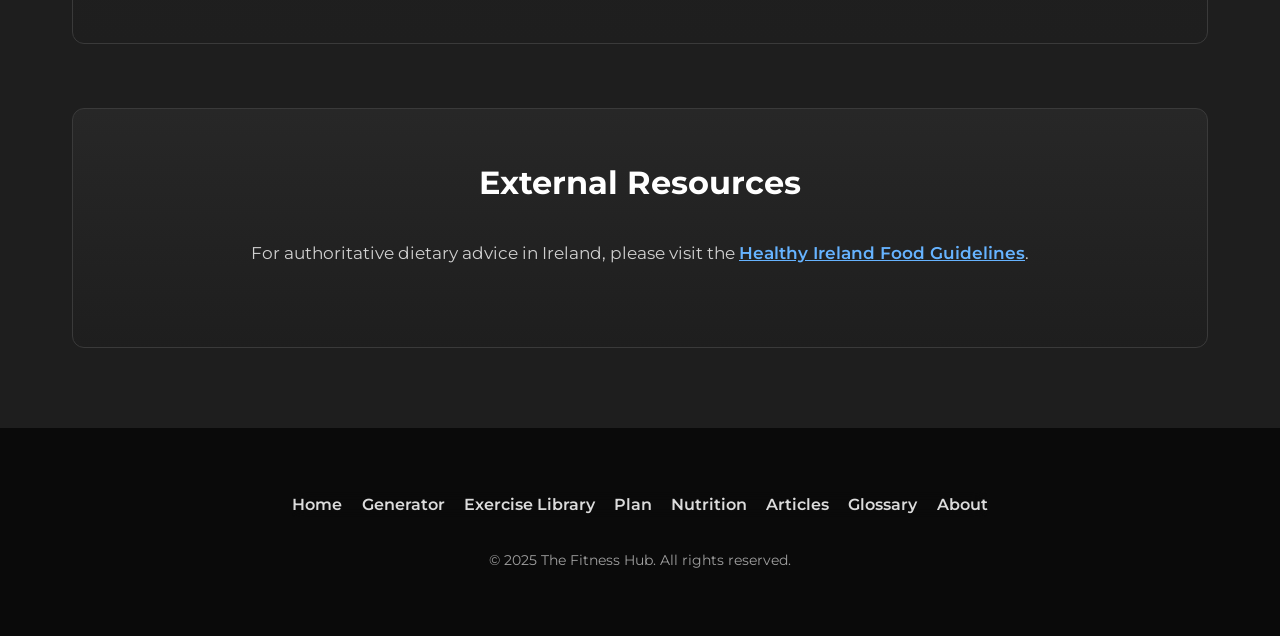
<file: html/nutrition.html>
<!DOCTYPE html>
<html lang="en">
  <head>
    <meta charset="UTF-8" />
    <meta name="viewport" content="width=device-width, initial-scale=1.0" />
    <title>Nutrition Guide - The Fitness Hub</title>
    <link
      href="https://fonts.googleapis.com/css2?family=Montserrat:wght@400;600;700;800&display=swap"
      rel="stylesheet"
    />
    <link rel="stylesheet" href="../css/main.css" />
    <link rel="stylesheet" href="../css/nutrition.css" />
  </head>
  <body>
    <nav>
      <div class="nav-container">
        <a href="index.html" class="logo">The Fitness Hub</a>
        <ul class="nav-menu">
          <li><a href="index.html">Home</a></li>
          <li><a href="workout-generator.html">Generator</a></li>
          <li><a href="exercise-library.html">Exercise Library</a></li>
          <li><a href="weekly-plan.html">Plan</a></li>
          <li><a href="nutrition.html" aria-current="page">Nutrition</a></li>
          <li><a href="articles.html">Articles</a></li>
          <li><a href="glossary.html">Glossary</a></li>
          <li><a href="about.html">About</a></li>
        </ul>
      </div>
    </nav>

    <header class="page-header">
      <img
        src="../images/page-header/nutrition.png"
        alt="workout"
        class="page-header-image"
        aria-hidden="true"
      />
      <div class="page-header-content">
        <h1>Nutrition Guide</h1>
        <p>Fuel your fitness journey with smart nutrition</p>
      </div>
    </header>

    <main class="nutrition-container">
      <section class="macro-cards">
        <article class="macro-card">
          <div class="macro-icon">🍗</div>
          <h3>Protein</h3>
          <p>
            Essential for muscle repair and growth. Aim for 1.6-2.2g per kg of
            body weight daily for optimal muscle building.
          </p>
          <div class="macro-sources">
            <h4>Best Sources:</h4>
            <ul>
              <li>Chicken breast</li>
              <li>White Fish(Cod, Tilapia)</li>
              <li>Eggs</li>
              <li>Greek yogurt</li>
              <li>Lean beef</li>
              <li>Tofu & tempeh</li>
            </ul>
          </div>
        </article>

        <article class="macro-card">
          <div class="macro-icon">🍚</div>
          <h3>Carbohydrates</h3>
          <p>
            Your body's primary energy source. Focus on complex carbs for
            sustained energy throughout your workouts and day.
          </p>
          <div class="macro-sources">
            <h4>Best Sources:</h4>
            <ul>
              <li>Brown rice</li>
              <li>Oats</li>
              <li>Sweet potatoes</li>
              <li>Quinoa</li>
              <li>Whole grain bread</li>
              <li>Legumes (Beans, Lentils)</li>
            </ul>
          </div>
        </article>

        <article class="macro-card">
          <div class="macro-icon">🥑</div>
          <h3>Healthy Fats</h3>
          <p>
            Critical for hormone production and nutrient absorption. Include
            20-35% of total calories from healthy fat sources.
          </p>
          <div class="macro-sources">
            <h4>Best Sources:</h4>
            <ul>
              <li>Avocados</li>
              <li>Nuts & seeds</li>
              <li>Olive oil</li>
              <li>Fatty fish</li>
              <li>Nut butters</li>
              <li>Dark chocolate</li>
            </ul>
          </div>
        </article>
      </section>

      <section class="nutrition-section meal-timing">
        <h2>Meal Timing Strategy</h2>
        <div class="nutrition-grid">
          <article class="nutrition-card">
            <h3>Pre-Workout</h3>
            <p>
              <strong>1-2 hours before:</strong> Eat a meal with carbs and
              protein for energy. Examples: oatmeal with banana, rice with
              chicken, or a protein smoothie with fruit.
            </p>
          </article>
          <article class="nutrition-card">
            <h3>During Workout</h3>
            <p>
              <strong>For workouts under 60 min:</strong> Water is sufficient.
              <strong>Over 60 min:</strong> Consider a sports drink or BCAA
              supplement to maintain energy.
            </p>
          </article>
          <article class="nutrition-card">
            <h3>Post-Workout</h3>
            <p>
              <strong>Within 2 hours:</strong> Consume protein and carbs to
              replenish glycogen and repair muscle. Aim for 20-40g protein and
              carbs based on workout intensity.
            </p>
          </article>
          <article class="nutrition-card">
            <h3>Throughout Day</h3>
            <p>
              <strong>Eat every 3-4 hours:</strong> Maintains energy levels and
              supports muscle protein synthesis. Include protein with each meal
              for optimal results.
            </p>
          </article>
        </div>
      </section>

      <section class="nutrition-section hydration-essentials">
        <h2>💧 Hydration Essentials</h2>
        <p class="nutrition-section-intro">
          Water is crucial for performance, recovery, and overall health. Proper
          hydration helps regulate body temperature, transport nutrients, and
          remove waste products.
        </p>
        <div class="nutrition-grid">
          <article class="nutrition-card">
            <h3>Daily Target</h3>
            <p>
              Aim for 3-4 liters (12-16 cups) of water daily, more if you're
              very active or in hot conditions.
            </p>
          </article>
          <article class="nutrition-card">
            <h3>Exercise Hydration</h3>
            <p>
              Drink 400-600ml before workout, 200ml every 15-20 min during, and
              rehydrate fully after.
            </p>
          </article>
          <article class="nutrition-card">
            <h3>Hydration Check</h3>
            <p>
              Monitor urine color - pale yellow indicates good hydration, dark
              yellow suggests you need more water.
            </p>
          </article>
          <article class="nutrition-card">
            <h3>Electrolytes</h3>
            <p>
              For intense or long workouts (over 60 min), include electrolytes
              to replace lost minerals.
            </p>
          </article>
        </div>
      </section>

      <section class="nutrition-section supplements">
        <h2>Supplement Guide</h2>
        <div class="supplement-grid">
          <article class="supplement-card">
            <h3>Protein Powder</h3>
            <p>
              Convenient way to meet daily protein needs. Whey protein is
              fast-absorbing (ideal post-workout), while casein is
              slow-digesting (good before bed).
            </p>
            <p>
              <strong>Dosage:</strong> 20-30g per serving as needed to hit
              protein targets.
            </p>
          </article>
          <article class="supplement-card">
            <h3>Creatine</h3>
            <p>
              One of the most researched supplements. Increases strength, power,
              and muscle mass. Helps with high-intensity exercise performance.
            </p>
            <p>
              <strong>Dosage:</strong> 3-5g daily, timing doesn't matter
              significantly.
            </p>
          </article>
          <article class="supplement-card">
            <h3>Omega-3 Fatty Acids</h3>
            <p>
              Supports heart health, reduces inflammation, and aids recovery.
              Especially important if you don't eat fatty fish regularly.
            </p>
            <p><strong>Dosage:</strong> 1-2g EPA+DHA combined daily.</p>
          </article>
          <article class="supplement-card">
            <h3>Vitamin D</h3>
            <p>
              Essential for bone health, immune function, and testosterone
              production. Many people are deficient, especially in winter
              months.
            </p>
            <p>
              <strong>Dosage:</strong> 1000-2000 IU daily, or as recommended by
              doctor.
            </p>
          </article>
          <article class="supplement-card">
            <h3>Caffeine</h3>
            <p>
              Proven ergogenic aid that improves focus, endurance, and strength.
              Can be from coffee or pre-workout supplements.
            </p>
            <p>
              <strong>Dosage:</strong> 3-6mg per kg body weight, 30-60 min
              before workout.
            </p>
          </article>
          <article class="supplement-card">
            <h3>BCAAs</h3>
            <p>
              Branched-chain amino acids may help reduce muscle soreness and
              support recovery, especially useful if training fasted.
            </p>
            <p>
              <strong>Dosage:</strong> 5-10g before or during workout if needed.
            </p>
          </article>
        </div>
        <div class="supplement-note">
          <p>
            <strong>Important:</strong> Supplements are meant to supplement, not
            replace, a balanced diet. Always consult with a healthcare
            professional before starting any new supplement regimen. Focus on
            whole foods first, and use supplements to fill specific gaps in your
            nutrition.
          </p>
        </div>
      </section>

      <section class="nutrition-section external-resources">
        <h2>External Resources</h2>
        <p>
          For authoritative dietary advice in Ireland, please visit the
          <a
            href="https://www.gov.ie/en/publication/b01555-healthy-ireland-food-plans-and-guides/"
            target="_blank"
            class="official-link"
            >Healthy Ireland Food Guidelines</a
          >.
        </p>
      </section>
    </main>

    <footer>
      <div class="footer-inner">
        <nav class="footer-nav">
          <a href="index.html">Home</a>
          <a href="workout-generator.html">Generator</a>
          <a href="exercise-library.html">Exercise Library</a>
          <a href="weekly-plan.html">Plan</a>
          <a href="nutrition.html">Nutrition</a>
          <a href="articles.html">Articles</a>
          <a href="glossary.html">Glossary</a>
          <a href="about.html">About</a>
        </nav>
        <div class="footer-copy">
          <p>&copy; 2025 The Fitness Hub. All rights reserved.</p>
        </div>
      </div>
    </footer>
  </body>
</html>
</file>
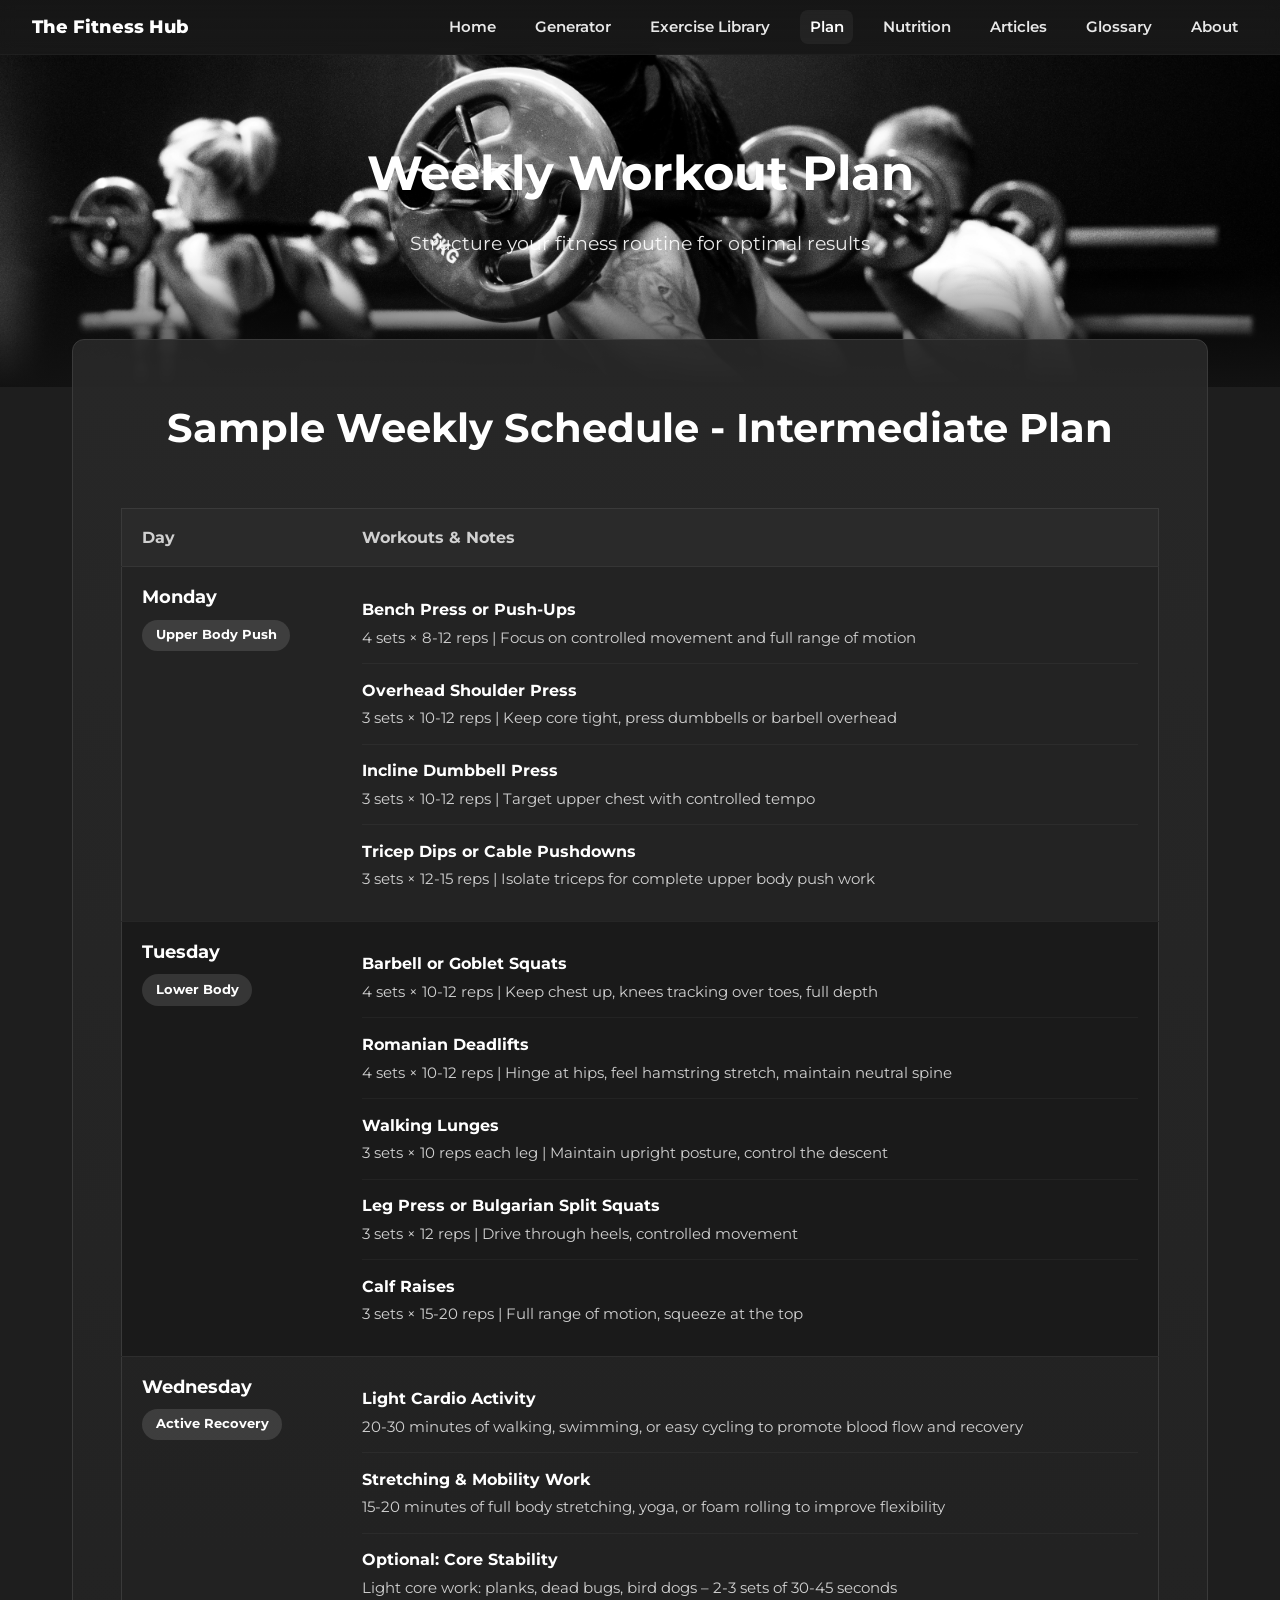
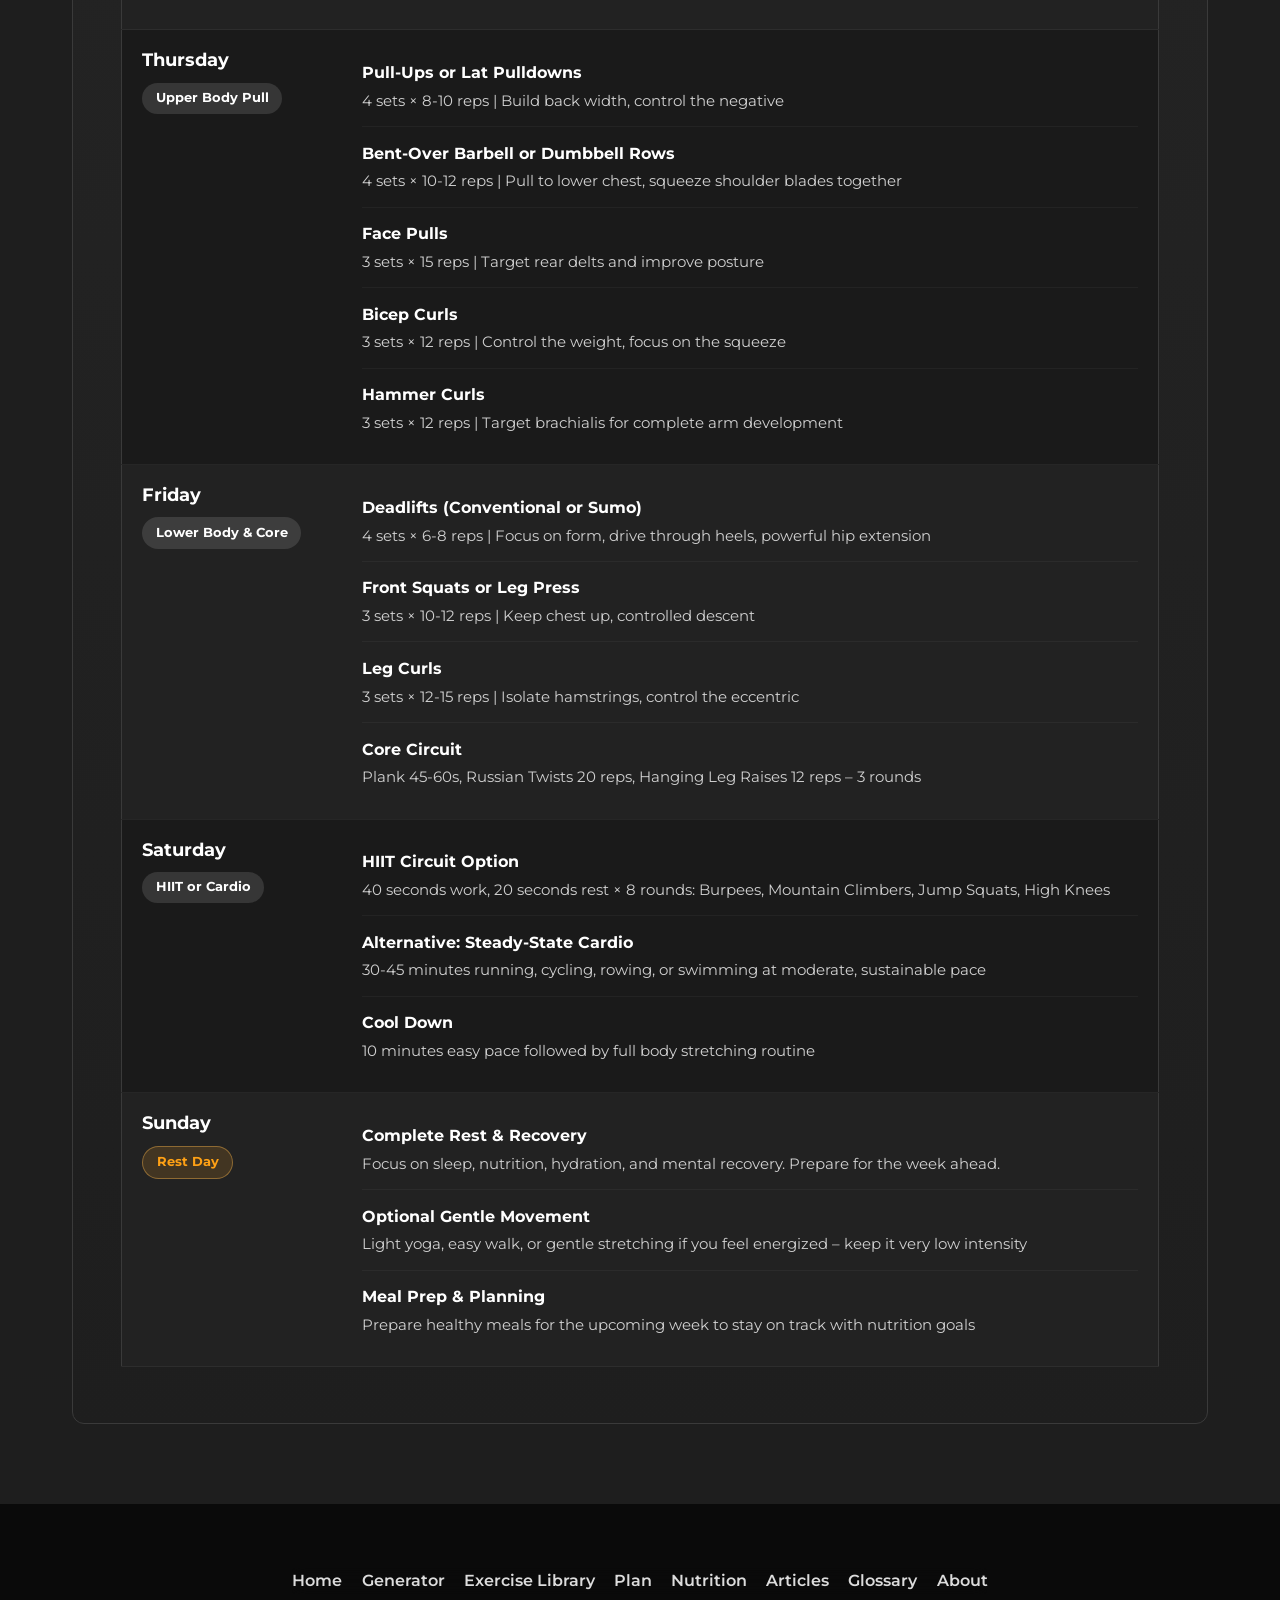
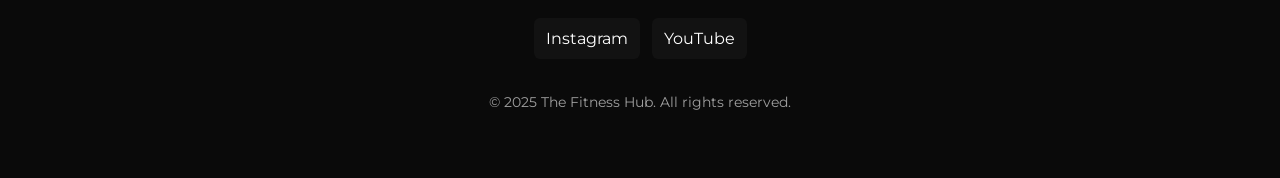
<file: html/weekly-plan.html>
<!DOCTYPE html>
<html lang="en">
  <head>
    <meta charset="UTF-8" />
    <meta name="viewport" content="width=device-width, initial-scale=1.0" />
    <title>Weekly Plan - The Fitness Hub</title>
    <link rel="preconnect" href="https://fonts.googleapis.com" />
    <link rel="preconnect" href="https://fonts.gstatic.com" crossorigin />
    <link
      href="https://fonts.googleapis.com/css2?family=Montserrat:wght@400;600;700;800&display=swap"
      rel="stylesheet"
    />
    <link rel="stylesheet" href="../css/main.css" />
    <link rel="stylesheet" href="../css/weekly-plan.css" />
  </head>
  <body>
    <nav>
      <div class="nav-container">
        <a href="index.html" class="logo">The Fitness Hub</a>
        <button class="nav-toggle" aria-label="Toggle navigation menu">
          ☰
        </button>
        <ul class="nav-menu">
          <li><a href="index.html">Home</a></li>
          <li><a href="workout-generator.html">Generator</a></li>
          <li><a href="exercise-library.html">Exercise Library</a></li>
          <li><a href="weekly-plan.html" aria-current="page">Plan</a></li>
          <li><a href="nutrition.html">Nutrition</a></li>
          <li><a href="articles.html">Articles</a></li>
          <li><a href="glossary.html">Glossary</a></li>
          <li><a href="about.html">About</a></li>
        </ul>
      </div>
    </nav>

    <header class="page-header">
      <img
        src="../images/page-header/plan.jpg"
        alt=""
        class="page-header-image"
        aria-hidden="true"
      />
      <div class="page-header-content">
        <h1>Weekly Workout Plan</h1>
        <p>Structure your fitness routine for optimal results</p>
      </div>
    </header>

    <main class="plan-container">
      <section class="weekly-schedule">
        <h2>Sample Weekly Schedule - Intermediate Plan</h2>
        <table class="plan-table">
          <caption class="visually-hidden">
            Weekly training plan overview
          </caption>
          <thead>
            <tr>
              <th scope="col">Day</th>
              <th scope="col">Workouts &amp; Notes</th>
            </tr>
          </thead>
          <tbody>
            <tr>
              <th scope="row">
                <div class="plan-table-day">
                  <span>Monday</span>
                  <span class="plan-table-badge">Upper Body Push</span>
                </div>
              </th>
              <td>
                <div class="plan-table-activity">
                  <strong>Bench Press or Push-Ups</strong>
                  <p>
                    4 sets × 8-12 reps | Focus on controlled movement and full
                    range of motion
                  </p>
                </div>
                <div class="plan-table-activity">
                  <strong>Overhead Shoulder Press</strong>
                  <p>
                    3 sets × 10-12 reps | Keep core tight, press dumbbells or
                    barbell overhead
                  </p>
                </div>
                <div class="plan-table-activity">
                  <strong>Incline Dumbbell Press</strong>
                  <p>
                    3 sets × 10-12 reps | Target upper chest with controlled
                    tempo
                  </p>
                </div>
                <div class="plan-table-activity">
                  <strong>Tricep Dips or Cable Pushdowns</strong>
                  <p>
                    3 sets × 12-15 reps | Isolate triceps for complete upper
                    body push work
                  </p>
                </div>
              </td>
            </tr>
            <tr>
              <th scope="row">
                <div class="plan-table-day">
                  <span>Tuesday</span>
                  <span class="plan-table-badge">Lower Body</span>
                </div>
              </th>
              <td>
                <div class="plan-table-activity">
                  <strong>Barbell or Goblet Squats</strong>
                  <p>
                    4 sets × 10-12 reps | Keep chest up, knees tracking over
                    toes, full depth
                  </p>
                </div>
                <div class="plan-table-activity">
                  <strong>Romanian Deadlifts</strong>
                  <p>
                    4 sets × 10-12 reps | Hinge at hips, feel hamstring stretch,
                    maintain neutral spine
                  </p>
                </div>
                <div class="plan-table-activity">
                  <strong>Walking Lunges</strong>
                  <p>
                    3 sets × 10 reps each leg | Maintain upright posture,
                    control the descent
                  </p>
                </div>
                <div class="plan-table-activity">
                  <strong>Leg Press or Bulgarian Split Squats</strong>
                  <p>
                    3 sets × 12 reps | Drive through heels, controlled movement
                  </p>
                </div>
                <div class="plan-table-activity">
                  <strong>Calf Raises</strong>
                  <p>
                    3 sets × 15-20 reps | Full range of motion, squeeze at the
                    top
                  </p>
                </div>
              </td>
            </tr>
            <tr>
              <th scope="row">
                <div class="plan-table-day">
                  <span>Wednesday</span>
                  <span class="plan-table-badge">Active Recovery</span>
                </div>
              </th>
              <td>
                <div class="plan-table-activity">
                  <strong>Light Cardio Activity</strong>
                  <p>
                    20-30 minutes of walking, swimming, or easy cycling to
                    promote blood flow and recovery
                  </p>
                </div>
                <div class="plan-table-activity">
                  <strong>Stretching &amp; Mobility Work</strong>
                  <p>
                    15-20 minutes of full body stretching, yoga, or foam rolling
                    to improve flexibility
                  </p>
                </div>
                <div class="plan-table-activity">
                  <strong>Optional: Core Stability</strong>
                  <p>
                    Light core work: planks, dead bugs, bird dogs – 2-3 sets of
                    30-45 seconds
                  </p>
                </div>
              </td>
            </tr>
            <tr>
              <th scope="row">
                <div class="plan-table-day">
                  <span>Thursday</span>
                  <span class="plan-table-badge">Upper Body Pull</span>
                </div>
              </th>
              <td>
                <div class="plan-table-activity">
                  <strong>Pull-Ups or Lat Pulldowns</strong>
                  <p>
                    4 sets × 8-10 reps | Build back width, control the negative
                  </p>
                </div>
                <div class="plan-table-activity">
                  <strong>Bent-Over Barbell or Dumbbell Rows</strong>
                  <p>
                    4 sets × 10-12 reps | Pull to lower chest, squeeze shoulder
                    blades together
                  </p>
                </div>
                <div class="plan-table-activity">
                  <strong>Face Pulls</strong>
                  <p>3 sets × 15 reps | Target rear delts and improve posture</p>
                </div>
                <div class="plan-table-activity">
                  <strong>Bicep Curls</strong>
                  <p>3 sets × 12 reps | Control the weight, focus on the squeeze</p>
                </div>
                <div class="plan-table-activity">
                  <strong>Hammer Curls</strong>
                  <p>
                    3 sets × 12 reps | Target brachialis for complete arm
                    development
                  </p>
                </div>
              </td>
            </tr>
            <tr>
              <th scope="row">
                <div class="plan-table-day">
                  <span>Friday</span>
                  <span class="plan-table-badge">Lower Body &amp; Core</span>
                </div>
              </th>
              <td>
                <div class="plan-table-activity">
                  <strong>Deadlifts (Conventional or Sumo)</strong>
                  <p>
                    4 sets × 6-8 reps | Focus on form, drive through heels,
                    powerful hip extension
                  </p>
                </div>
                <div class="plan-table-activity">
                  <strong>Front Squats or Leg Press</strong>
                  <p>
                    3 sets × 10-12 reps | Keep chest up, controlled descent
                  </p>
                </div>
                <div class="plan-table-activity">
                  <strong>Leg Curls</strong>
                  <p>
                    3 sets × 12-15 reps | Isolate hamstrings, control the
                    eccentric
                  </p>
                </div>
                <div class="plan-table-activity">
                  <strong>Core Circuit</strong>
                  <p>
                    Plank 45-60s, Russian Twists 20 reps, Hanging Leg Raises 12
                    reps – 3 rounds
                  </p>
                </div>
              </td>
            </tr>
            <tr>
              <th scope="row">
                <div class="plan-table-day">
                  <span>Saturday</span>
                  <span class="plan-table-badge">HIIT or Cardio</span>
                </div>
              </th>
              <td>
                <div class="plan-table-activity">
                  <strong>HIIT Circuit Option</strong>
                  <p>
                    40 seconds work, 20 seconds rest × 8 rounds: Burpees,
                    Mountain Climbers, Jump Squats, High Knees
                  </p>
                </div>
                <div class="plan-table-activity">
                  <strong>Alternative: Steady-State Cardio</strong>
                  <p>
                    30-45 minutes running, cycling, rowing, or swimming at
                    moderate, sustainable pace
                  </p>
                </div>
                <div class="plan-table-activity">
                  <strong>Cool Down</strong>
                  <p>
                    10 minutes easy pace followed by full body stretching
                    routine
                  </p>
                </div>
              </td>
            </tr>
            <tr>
              <th scope="row">
                <div class="plan-table-day">
                  <span>Sunday</span>
                  <span class="plan-table-badge rest-day">Rest Day</span>
                </div>
              </th>
              <td>
                <div class="plan-table-activity">
                  <strong>Complete Rest &amp; Recovery</strong>
                  <p>
                    Focus on sleep, nutrition, hydration, and mental recovery.
                    Prepare for the week ahead.
                  </p>
                </div>
                <div class="plan-table-activity">
                  <strong>Optional Gentle Movement</strong>
                  <p>
                    Light yoga, easy walk, or gentle stretching if you feel
                    energized – keep it very low intensity
                  </p>
                </div>
                <div class="plan-table-activity">
                  <strong>Meal Prep &amp; Planning</strong>
                  <p>
                    Prepare healthy meals for the upcoming week to stay on track
                    with nutrition goals
                  </p>
                </div>
              </td>
            </tr>
          </tbody>
        </table>
      </section>
    </main>

    <footer>
      <div class="footer-inner">
        <nav class="footer-nav" aria-label="Footer navigation">
          <a href="index.html">Home</a>
          <a href="workout-generator.html">Generator</a>
          <a href="exercise-library.html">Exercise Library</a>
          <a href="weekly-plan.html">Plan</a>
          <a href="nutrition.html">Nutrition</a>
          <a href="articles.html">Articles</a>
          <a href="glossary.html">Glossary</a>
          <a href="about.html">About</a>
        </nav>

        <div class="footer-social">
          <a href="#" class="social-icon" aria-label="Instagram">Instagram</a>
          <a href="#" class="social-icon" aria-label="YouTube">YouTube</a>
        </div>

        <div class="footer-copy">
          <p>&copy; 2025 The Fitness Hub. All rights reserved.</p>
        </div>
      </div>
    </footer>
  </body>
</html>
</file>
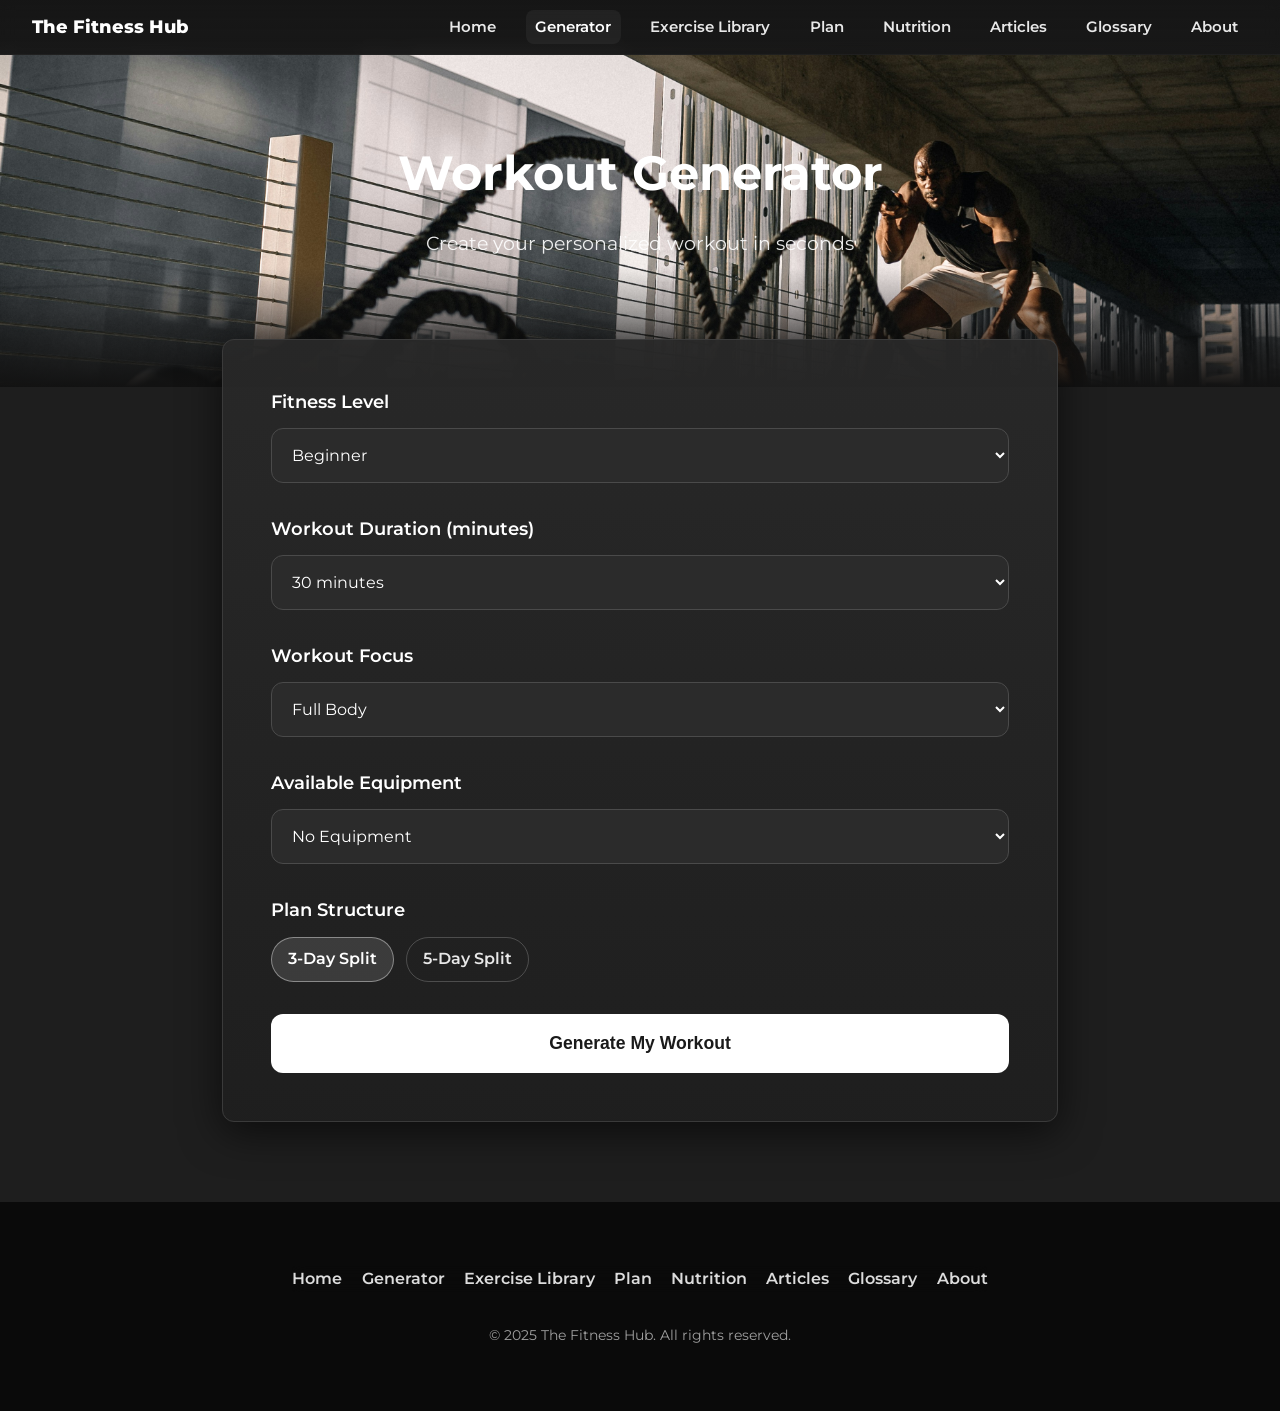
<file: html/workout-generator.html>
<!DOCTYPE html>
<html lang="en">
  <head>
    <meta charset="UTF-8" />
    <meta name="viewport" content="width=device-width, initial-scale=1.0" />
    <title>Workout Generator - The Fitness Hub</title>
    <link rel="preconnect" href="https://fonts.googleapis.com" />
    <link rel="preconnect" href="https://fonts.gstatic.com" crossorigin />
    <link
      href="https://fonts.googleapis.com/css2?family=Montserrat:wght@400;600;700;800&display=swap"
      rel="stylesheet"
    />
    <link rel="stylesheet" href="../css/main.css" />
    <link rel="stylesheet" href="../css/workout-generator.css" />
  </head>
  <body>
    <nav>
      <div class="nav-container">
        <a href="index.html" class="logo">The Fitness Hub</a>
        <ul class="nav-menu">
          <li><a href="index.html">Home</a></li>
          <li>
            <a href="workout-generator.html" aria-current="page">Generator</a>
          </li>
          <li><a href="exercise-library.html">Exercise Library</a></li>
          <li><a href="weekly-plan.html">Plan</a></li>
          <li><a href="nutrition.html">Nutrition</a></li>
          <li><a href="articles.html">Articles</a></li>
          <li><a href="glossary.html">Glossary</a></li>
          <li><a href="about.html">About</a></li>
        </ul>
      </div>
    </nav>

    <header class="page-header">
      <img
        src="../images/page-header/generator.jpg"
        alt="workout"
        class="page-header-image"
        aria-hidden="true"
      />
      <div class="page-header-content">
        <h1>Workout Generator</h1>
        <p>Create your personalized workout in seconds</p>
      </div>
    </header>

    <main class="generator-container">
      <form class="generator-form" id="workoutForm">
        <div class="form-group">
          <label for="level">Fitness Level</label>
          <select id="level" name="level">
            <option value="beginner">Beginner</option>
            <option value="intermediate">Intermediate</option>
            <option value="advanced">Advanced</option>
          </select>
        </div>

        <div class="form-group">
          <label for="duration">Workout Duration (minutes)</label>
          <select id="duration" name="duration">
            <option value="30">30 minutes</option>
            <option value="45">45 minutes</option>
            <option value="60">60 minutes</option>
            <option value="90">90 minutes</option>
            <option value="120">120 minutes</option>
          </select>
        </div>

        <div class="form-group">
          <label for="focus">Workout Focus</label>
          <select id="focus" name="focus">
            <option value="full-body">Full Body</option>
            <option value="upper-body">Upper Body</option>
            <option value="lower-body">Lower Body</option>
            <option value="core">Core</option>
            <option value="cardio">Cardio</option>
          </select>
        </div>

        <div class="form-group">
          <label for="equipment">Available Equipment</label>
          <select id="equipment" name="equipment">
            <option value="none">No Equipment</option>
            <option value="dumbbells">Dumbbells</option>
            <option value="resistance-bands">Resistance Bands</option>
            <option value="full-gym">Full Gym Access</option>
          </select>
        </div>

        <fieldset class="plan-structure">
          <legend>Plan Structure</legend>
          <div class="plan-options">
            <label>
              <input type="radio" name="planType" value="three-day" checked />
              3-Day Split
            </label>
            <label>
              <input type="radio" name="planType" value="five-day" />
              5-Day Split
            </label>
          </div>
        </fieldset>

        <button type="submit" class="generate-button">
          Generate My Workout
        </button>
      </form>

      <div
        class="workout-result"
        id="workoutResult"
        aria-live="polite"
        role="region"
        aria-label="Generated workout plan"
        tabindex="-1"
        hidden
      >
        <h2>Your Personalized Workout</h2>
        <div id="planOutput"></div>
      </div>
    </main>

    <footer>
      <div class="footer-inner">
        <nav class="footer-nav">
          <a href="index.html">Home</a>
          <a href="workout-generator.html">Generator</a>
          <a href="exercise-library.html">Exercise Library</a>
          <a href="weekly-plan.html">Plan</a>
          <a href="nutrition.html">Nutrition</a>
          <a href="articles.html">Articles</a>
          <a href="glossary.html">Glossary</a>
          <a href="about.html">About</a>
        </nav>
        <div class="footer-copy">
          <p>&copy; 2025 The Fitness Hub. All rights reserved.</p>
        </div>
      </div>
    </footer>
    <script src="../js/workout-generator.js"></script>
  </body>
</html>
</file>
<file: css/main.css>
* {
  margin: 0;
  padding: 0;
  box-sizing: border-box;
}

body {
  font-family: "Montserrat", sans-serif;
  line-height: 1.6;
  color: #ffffff;
  background-color: #1e1e1e;
}

/* Navigation */
nav {
  position: sticky;
  top: 0;
  z-index: 1000;
  backdrop-filter: blur(8px) saturate(120%);
  background: linear-gradient(
    180deg,
    rgba(18, 18, 18, 0.65),
    rgba(18, 18, 18, 0.5)
  );
  border-bottom: 1px solid rgba(255, 255, 255, 0.04);
}

.nav-container {
  max-width: 1400px;
  margin: 0 auto;
  padding: 1.7rem 2rem;
  height: 48px;
  display: flex;
  justify-content: space-between;
  align-items: center;
}

.logo {
  font-size: 1.15rem;
  font-weight: 800;
  color: #ffffff;
  text-decoration: none;
  white-space: nowrap;
}

.nav-toggle {
  display: inline-flex;
  align-items: center;
  justify-content: center;
  background: none;
  border: none;
  font-size: 1.35rem;
  color: #ffffff;
  padding: 0.35rem;
  cursor: pointer;
  border-radius: 6px;
}

.nav-menu {
  display: none;
}

.nav-menu li {
  flex: 0 0 auto;
  white-space: nowrap;
}

.nav-menu a {
  text-decoration: none;
  color: #e8e8e8;
  font-weight: 600;
  font-size: 0.8rem;
  padding: 0.35rem 0.4rem;
  border-radius: 8px;
  transition: background 0.2s ease, color 0.2s ease;
  white-space: nowrap;
}

.nav-menu a:hover {
  background: rgba(255, 255, 255, 0.03);
  color: #ffffff;
}

a:focus,
button:focus {
  outline: 3px solid rgba(100, 150, 255, 0.18);
  outline-offset: 2px;
}

.logo,
.nav-toggle,
.nav-menu a {
  line-height: 1;
}

.nav-menu a[aria-current="page"] {
  color: #ffffff;
  background: rgba(255, 255, 255, 0.05);
}

@media (min-width: 834px) and (max-width: 1099px) {
  .nav-toggle {
    display: none;
  }

  .nav-menu {
    display: flex;
    list-style: none;
    gap: 0.3rem;
    flex-wrap: nowrap;
    align-items: center;
  }

  .nav-menu a {
    font-size: 0.9rem;
    padding: 0.4rem 0.4rem;
  }
}

@media (min-width: 1100px) {
  .nav-toggle {
    display: none;
  }

  .nav-menu {
    display: flex;
    list-style: none;
    gap: 1.25rem;
    flex-wrap: nowrap;
    align-items: center;
  }

  .nav-menu a {
    font-size: 0.95rem;
    padding: 0.45rem 0.6rem;
  }
}

* {
  margin: 0;
  padding: 0;
  box-sizing: border-box;
}

body {
  font-family: "Montserrat", sans-serif;
  line-height: 1.6;
  color: #ffffff;
  background-color: #1e1e1e;
}

.visually-hidden {
  position: absolute;
  width: 1px;
  height: 1px;
  padding: 0;
  margin: -1px;
  overflow: hidden;
  clip: rect(0, 0, 0, 0);
  white-space: nowrap;
  border: 0;
}

/* Shared typography */
.page-header-content,
.hero-content {
  max-width: 800px;
  margin: 0 auto;
  position: relative;
  z-index: 2;
}

.page-header h1,
.hero h1 {
  font-size: clamp(2rem, 5vw, 3rem);
  font-weight: 700;
  margin-bottom: 1rem;
}

.page-header::before,
.hero::before {
  content: "";
  position: absolute;
  bottom: 0;
  left: 0;
  right: 0;
  background: linear-gradient(to bottom, transparent, #121212);
  z-index: 1;
  pointer-events: none;
}

.footer-inner {
  max-width: 1200px;
  margin-left: auto;
  margin-right: auto;
}

.cta-button,
.exercise-copy a {
  background-color: #ffffff;
  color: #1a1a1a;
  transition: transform 0.2s ease, box-shadow 0.2s ease,
    background-color 0.2s ease;
}

.cta-button:hover,
.cta-button:focus,
.exercise-copy a:hover,
.exercise-copy a:focus {
  transform: translateY(-2px);
  box-shadow: 0 4px 12px rgba(255, 255, 255, 0.3);
  background-color: #f0f0f0;
}

.page-header {
  padding: 5rem 2rem 7rem;
  text-align: center;
  position: relative;
  background-color: #121212;
  background-position: center;
  background-size: cover;
  background-repeat: no-repeat;
}

.page-header::before {
  height: 100px;
}

.page-header p {
  font-size: 1.2rem;
  opacity: 0.9;
}

.hero,
.page-header {
  position: relative;
  overflow: hidden;
}

.hero-image,
.page-header-image {
  position: absolute;
  inset: 0;
  width: 100%;
  height: 100%;
  object-fit: cover;
  object-position: center;
  z-index: 0;
  pointer-events: none;
}

/* Footer */
footer {
  background-color: #0a0a0a;
  color: #cccccc;
  text-align: center;
  padding: 4rem 0;
}

.footer-inner {
  display: flex;
  flex-direction: column;
  gap: 1.5rem;
  align-items: center;
  text-align: center;
}

.footer-nav {
  background: transparent;
  border: none;
  display: flex;
  gap: 1.2rem;
  flex-wrap: wrap;
  align-items: center;
  justify-content: center;
  order: 1;
}

.footer-nav a {
  color: #dcdcdc;
  text-decoration: none;
  font-weight: 600;
  transition: color 0.2s ease;
}

.footer-nav a:hover {
  color: #ffffff;
}

.footer-social {
  display: flex;
  gap: 0.75rem;
  flex-wrap: wrap;
  justify-content: center;
  order: 2;
}

.social-icon {
  display: inline-block;
  padding: 0.5rem 0.75rem;
  background: rgba(255, 255, 255, 0.03);
  border-radius: 6px;
  color: #ffffff;
  text-decoration: none;
  transition: background 0.2s ease;
}

.social-icon:hover {
  background: rgba(255, 255, 255, 0.12);
}

.footer-copy {
  width: 100%;
  font-size: 0.9rem;
  color: #9f9f9f;
  margin: 0.5rem 0 0 0;
  text-align: center;
  order: 3;
}

.plan-loading,
.plan-error {
  text-align: center;
  padding: 2rem;
  border-radius: 10px;
  margin: 2rem auto;
  max-width: 720px;
  font-weight: 600;
}

.plan-loading {
  color: #dcdcdc;
  background-color: rgba(255, 255, 255, 0.04);
}

.plan-error {
  color: #ffb3b3;
  background-color: rgba(255, 99, 71, 0.08);
  border: 1px solid rgba(255, 99, 71, 0.4);
}
</file>
<file: css/index.css>
.hero {
  background: linear-gradient(rgba(0, 0, 0, 0.5), rgba(18, 18, 18, 0.9));
  color: white;
  padding: 8rem 2rem 12rem 2rem;
  text-align: center;
  position: relative;
}

.hero-content {
  padding-top: 1rem;
  padding-bottom: 1rem;
  min-height: 240px;
}

.hero p {
  font-size: clamp(1rem, 2vw, 1.25rem);
  margin-bottom: 4rem;
  opacity: 0.95;
}

.cta-button {
  display: inline-block;
  padding: 1rem 2.5rem;
  text-decoration: none;
  font-weight: 800;
  border-radius: 12px;
}

.features {
  margin-top: 5rem;
  margin-bottom: 5rem;
  padding: 0 3rem;
}

.features,
.featured-container,
.testimonials {
  max-width: 1200px;
  margin-inline: auto;
}

.features-grid {
  display: grid;
  gap: 2rem;
  grid-template-columns: 1fr;
}

.feature-card {
  background-color: #2b2b2b;
  padding: 2rem;
  border-radius: 16px;
  box-shadow: 0 2px 8px rgba(255, 255, 255, 0.1);
  text-align: center;
  transition: transform 0.2s ease, box-shadow 0.2s ease;
  border: 1px solid #3a3a3a;
  color: #e0e0e0;
}

.feature-icon {
  font-size: clamp(2.5rem, 3vw, 3rem);
  margin-bottom: 1rem;
}

.feature-card h3 {
  color: #ffffff;
  margin-bottom: 1rem;
  font-size: clamp(1.25rem, 1.2vw, 1.5rem);
}

.feature-card p {
  color: #d0d0d0;
}

.features h2,
.featured h2,
.testimonials h2,
.cta-content h2 {
  text-align: center;
  font-size: clamp(2rem, 2.5vw, 2.5rem);
  color: #ffffff;
  margin-bottom: 3rem;
}

.final-cta {
  background-color: #1a1a1a;
  padding: 5rem 2rem 7rem 2rem;
  margin-top: 5rem;
}

.cta-content {
  max-width: 1100px;
  margin: 0 auto;
  text-align: left;
}

.cta-content p {
  color: #cccccc;
  margin-bottom: 1rem;
}

.cta-content h3 {
  margin-top: 3rem;
}

.featured {
  margin: 7rem auto 0 auto;
  padding: 5rem 2rem;
  background-color: #1a1a1a;
}

.featured-grid {
  display: grid;
  grid-template-columns: 1fr;
  gap: 1.5rem;
  align-items: start;
}

.featured-exercises {
  display: flex;
  flex-direction: column;
  gap: 1.2rem;
}

.exercise-media {
  width: 100%;
  max-width: 240px;
  margin: 0 auto 1rem;
  display: flex;
  justify-content: center;
}

.featured-exercise {
  display: flex;
  flex-direction: column;
  gap: 2rem;
  background: linear-gradient(
    180deg,
    rgba(255, 255, 255, 0.02),
    rgba(255, 255, 255, 0.01)
  );
  padding: 1.5rem;
  border-radius: 16px;
  border: 1px solid #343434;
  box-shadow: 0 4px 16px rgba(0, 0, 0, 0.45);
}

.exercise-media img {
  aspect-ratio: 1 / 1;
  object-fit: cover;
  object-position: center;
  border-radius: 12px;
  border: 1px solid rgba(255, 255, 255, 0.04);
}

.exercise-copy {
  display: flex;
  flex-direction: column;
  flex: 1;
}

.exercise-copy h3 {
  margin-bottom: 0.5rem;
  font-size: clamp(1.1rem, 1vw, 1.25rem);
  color: #ffffff;
}

.exercise-copy p {
  margin-bottom: 1rem;
  color: #d0d0d0;
  line-height: 1.4;
}

.exercise-copy a {
  padding: 0.8rem 1.8rem;
  font-size: clamp(0.85rem, 0.5vw, 0.95rem);
  font-weight: 700;
  border-radius: 12px;
  cursor: pointer;
  border: none;
  margin-top: auto;
  align-self: flex-end;
  text-decoration: none;
  display: inline-block;
  text-align: center;
}

.featured-articles {
  background: linear-gradient(
    180deg,
    rgba(255, 255, 255, 0.02),
    rgba(255, 255, 255, 0.01)
  );
  padding: 2rem;
  border-radius: 16px;
  border: 1px solid #343434;
  align-self: start;
}

.featured-articles h3 {
  font-size: clamp(1.25rem, 1.5vw, 1.6rem);
  margin: 0 0 1.8rem 0;
  color: #ffffff;
}

.article-list {
  list-style: none;
  display: grid;
  gap: 0.75rem;
  padding: 0;
  margin: 0;
}

.article-list li a {
  display: flex;
  gap: 0.75rem;
  align-items: center;
  text-decoration: none;
  color: inherit;
  transition: transform 0.2s ease, background-color 0.2s ease;
  padding: 0.35rem;
  border-radius: 12px;
}

.article-list li a:hover {
  transform: translateY(-2px);
  background-color: rgba(255, 255, 255, 0.03);
}

.article-list img {
  width: 72px;
  height: 72px;
  object-fit: cover;
  border-radius: 12px;
  border: 1px solid rgba(255, 255, 255, 0.03);
}

.article-meta {
  display: flex;
  flex-direction: column;
  flex: 1;
  min-width: 0;
}

.article-meta strong {
  color: #ffffff;
}

.article-meta .article-date {
  font-size: clamp(0.8rem, 0.4vw, 0.9rem);
  color: #bdbdbd;
}

.testimonials {
  margin-top: 5rem;
  margin-bottom: 2rem;
  padding: 0 2rem;
}

.testimonials-grid {
  display: grid;
  grid-template-columns: 1fr;
  gap: 1rem;
}

.testimonial {
  background-color: #222222;
  padding: 2rem;
  border-radius: 16px;
  border: 1px solid #2f2f2f;
  text-align: center;
  color: #e8e8e8;
}

.testimonial p {
  color: #d2d2d2;
  margin-bottom: 0.5rem;
}

.testimonial cite {
  display: block;
  color: #aeb0b2;
  font-size: 0.9rem;
}

.secondary-cta {
  padding: 2rem 1rem;
  border-radius: 16px;
  text-align: center;
}

.secondary-cta h1 {
  color: #ffffff;
  margin-bottom: 2rem;
  font-size: clamp(2rem, 3vw, 2.5rem);
}

@media (min-width: 600px) {
  .exercise-media {
    max-width: 260px;
  }
}

@media (min-width: 834px) {
  .hero {
    padding: 8rem 2rem 12rem 2rem;
  }

  .hero-content {
    min-height: 0;
  }

  .features {
    padding: 0 4rem;
  }

  .features-grid {
    grid-template-columns: repeat(2, 1fr);
  }

  .featured-exercise {
    flex-direction: row;
    height: 15rem;
  }

  .exercise-media {
    margin: 0;
    justify-content: flex-start;
    max-width: 12rem;
  }

  .exercise-media img {
    width: 12rem;
    height: 12rem;
  }

  .testimonials-grid {
    grid-template-columns: repeat(auto-fit, minmax(250px, 1fr));
  }
}

@media (min-width: 1100px) {
  .features-grid {
    grid-template-columns: repeat(3, 1fr);
  }

  .featured-grid {
    grid-template-columns: 1fr minmax(280px, 420px);
  }

  .featured-exercises {
    justify-self: stretch;
  }
}
</file>
<file: css/about.css>
.page-header {
  background-image: linear-gradient(rgba(0, 0, 0, 0.5), rgba(18, 18, 18, 0.9));
  padding-bottom: 6rem;
}

.about-container {
  max-width: 1100px;
  margin: -2rem auto 3rem auto;
  padding: 0 1rem;
  position: relative;
  z-index: 10;
}

.mission-section {
  background-color: #2b2b2b;
  padding: 2rem 1.5rem;
  border-radius: 12px;
  border: 1px solid #3a3a3a;
  box-shadow: 0 10px 40px rgba(0, 0, 0, 0.6);
  margin-bottom: 3rem;
  text-align: center;
}

.mission-section h2 {
  font-size: 1.8rem;
  margin-bottom: 1.5rem;
  color: #ffffff;
}

.mission-section p {
  font-size: 1rem;
  line-height: 1.7;
  color: #d0d0d0;
  max-width: 800px;
  margin: 0 auto 1.5rem auto;
}


.story-section {
  background-color: #2b2b2b;
  padding: 2rem 1.5rem;
  border-radius: 12px;
  border: 1px solid #3a3a3a;
  margin-bottom: 3rem;
}

.story-section h2 {
  font-size: 1.8rem;
  margin-bottom: 1.5rem;
  color: #ffffff;
  text-align: center;
}

.story-content {
  max-width: 900px;
  margin: 0 auto;
}

.story-content p {
  font-size: 1rem;
  line-height: 1.7;
  color: #d0d0d0;
  margin-bottom: 1.5rem;
}

.features-highlight {
  margin-bottom: 3rem;
}

.features-highlight h2 {
  font-size: 1.8rem;
  text-align: center;
  margin-bottom: 2rem;
  color: #ffffff;
}

.features-list {
  display: grid;
  grid-template-columns: 1fr;
  gap: 1.5rem;
}

.feature-item {
  background-color: #2b2b2b;
  padding: 2rem 1.5rem;
  border-radius: 10px;
  border: 1px solid #4a4a4a;
}

.feature-item h3 {
  font-size: 1.3rem;
  margin-bottom: 0.75rem;
  color: #ffffff;
}

.feature-item p {
  color: #d0d0d0;
  line-height: 1.6;
}

.contact-section {
  background-color: #2b2b2b;
  padding: 2rem 1.5rem;
  border-radius: 12px;
  border: 1px solid #3a3a3a;
  margin-bottom: 3rem;
}

.contact-section h2 {
  font-size: 1.8rem;
  text-align: center;
  margin-bottom: 0.5rem;
  color: #ffffff;
}

.contact-section p {
  text-align: center;
  color: #d0d0d0;
  margin-bottom: 2rem;
  max-width: 600px;
  margin-left: auto;
  margin-right: auto;
}

.contact-form {
  max-width: 700px;
  margin: 0 auto;
  display: flex;
  flex-direction: column;
  gap: 1.25rem;
}

.form-row {
  display: grid;
  grid-template-columns: 1fr;
  gap: 1.25rem;
}

.form-group {
  display: flex;
  flex-direction: column;
  gap: 0.5rem;
}

.form-group label {
  font-size: 0.9rem;
  font-weight: 600;
  color: #e0e0e0;
  margin-left: 0.25rem;
}

.form-group input,
.form-group select,
.form-group textarea {
  background-color: #1a1a1a;
  border: 1px solid #4a4a4a;
  border-radius: 6px;
  padding: 0.8rem 1rem;
  color: #ffffff;
  font-family: inherit;
  font-size: 1rem;
  transition: border-color 0.2s ease, box-shadow 0.2s ease;
}

.form-group input::placeholder,
.form-group textarea::placeholder {
  color: #666;
}

.form-group input:focus,
.form-group select:focus,
.form-group textarea:focus {
  outline: none;
  border-color: #ffffff;
  box-shadow: 0 0 0 3px rgba(255, 255, 255, 0.1);
}

.contact-btn {
  border: none;
  cursor: pointer;
  width: 100%;
  margin-top: 0.5rem;
  font-size: 1rem;
}

.cta-section {
  background-color: #2b2b2b;
  padding: 3rem 2rem;
  border-radius: 12px;
  border: 1px solid #4a4a4a;
  text-align: center;
}

.cta-section h2 {
  font-size: 2rem;
  margin-bottom: 1.5rem;
  color: #ffffff;
}

.cta-section p {
  font-size: 1.05rem;
  color: #d0d0d0;
  margin-bottom: 2rem;
  max-width: 700px;
  margin-left: auto;
  margin-right: auto;
}

.cta-button {
  display: inline-block;
  padding: 0.9rem 2rem;
  text-decoration: none;
  font-weight: 800;
  border-radius: 5px;
}

.commitment-item p {
  color: #d0d0d0;
  line-height: 1.6;
}

/* Large screens (834px+) */
@media (min-width: 834px) {
  .page-header {
    padding-bottom: 8rem;
  }

  .about-container {
    margin: -3rem auto 5rem auto;
    padding: 0 2rem;
  }

  .mission-section {
    padding: 3rem;
    margin-bottom: 4rem;
  }

  .mission-section h2 {
    font-size: 2.2rem;
  }

  .mission-section p {
    font-size: 1.05rem;
    line-height: 1.8;
  }

  .values-section {
    margin-bottom: 4rem;
  }

  .values-section h2 {
    font-size: 2.2rem;
    margin-bottom: 3rem;
  }

  .values-grid {
    grid-template-columns: repeat(auto-fit, minmax(280px, 1fr));
    gap: 2.5rem;
  }

  .value-card {
    padding: 2.25rem;
  }

  .value-card h3 {
    font-size: 1.6rem;
  }

  .value-card p {
    font-size: 1.05rem;
  }

  .story-section {
    padding: 3rem;
    margin-bottom: 4rem;
  }

  .story-section h2 {
    font-size: 2.2rem;
    margin-bottom: 2rem;
  }

  .story-content p {
    font-size: 1.08rem;
    line-height: 1.8;
  }

  .features-highlight {
    margin-bottom: 4rem;
  }

  .features-highlight h2 {
    font-size: 2.2rem;
    margin-bottom: 3rem;
  }

  .features-list {
    grid-template-columns: repeat(auto-fit, minmax(260px, 1fr));
    gap: 2.25rem;
  }

  .feature-item {
    padding: 2.25rem;
  }

  .feature-item h3 {
    font-size: 1.35rem;
  }

  .cta-section {
    padding: 4rem 3rem;
  }

  .cta-section h2 {
    font-size: 2.5rem;
  }

  .cta-section p {
    font-size: 1.15rem;
    margin-bottom: 2.5rem;
  }

  .cta-button {
    padding: 1rem 2.5rem;
  }

  .commitment-section {
    margin: 4rem 0;
    padding: 3rem;
  }

  .commitment-section h2 {
    font-size: 2rem;
    margin-bottom: 2rem;
  }

  .commitment-list {
    grid-template-columns: repeat(auto-fit, minmax(260px, 1fr));
    gap: 1.75rem;
  }

  .commitment-item {
    padding: 1.75rem;
  }

  .commitment-item h3 {
    font-size: 1.35rem;
  }
}
</file>
<file: css/exercise-library.css>
.page-header {
  background-image: linear-gradient(rgba(0, 0, 0, 0.5), rgba(18, 18, 18, 0.9));
  padding-bottom: 8rem;
}

.page-header::before {
  height: 120px;
}

.filter-section {
  max-width: 1200px;
  margin: -3rem auto 5rem;
  padding: 0 1rem;
  position: relative;
  z-index: 10;
}

.filter-bar {
  background: linear-gradient(
    180deg,
    rgba(40, 40, 40, 0.95),
    rgba(30, 30, 30, 0.95)
  );
  padding: 1.5rem;
  border-radius: 12px;
  border: 1px solid rgb(58, 58, 58);
  display: flex;
  gap: 1rem;
  flex-wrap: wrap;
  justify-content: center;
}

.filter-button {
  padding: 0.7rem 1.2rem;
  background-color: rgb(43, 43, 43);
  color: rgb(255, 255, 255);
  border: 1px solid rgb(74, 74, 74);
  border-radius: 12px;
  cursor: pointer;
  font-weight: 600;
  font-size: 0.9rem;
  transition: all 0.2s ease;
}

.filter-button:hover,
.filter-button.active {
  background-color: rgb(255, 255, 255);
  color: rgb(26, 26, 26);
  border-color: rgb(255, 255, 255);
}

.library-container {
  max-width: 1200px;
  margin: 0 auto 5rem;
  padding: 0 1rem;
}

.category-section {
  margin-bottom: 4rem;
}

.category-section h2 {
  font-size: 2rem;
  margin-bottom: 2rem;
  color: rgb(255, 255, 255);
  border-bottom: 2px solid rgb(74, 74, 74);
  padding-bottom: 0.5rem;
}

.exercises-grid {
  display: grid;
  grid-template-columns: 1fr;
  gap: 2rem;
}

.exercise-card {
  background: linear-gradient(
    180deg,
    rgba(40, 40, 40, 0.9),
    rgba(30, 30, 30, 0.9)
  );
  border: 1px solid rgb(58, 58, 58);
  border-radius: 12px;
  padding: 1.5rem;
  transition: transform 0.3s ease, box-shadow 0.3s ease;
}

.exercise-card h3 {
  font-size: 1.4rem;
  margin-bottom: 1rem;
  color: rgb(255, 255, 255);
}

.exercise-tag {
  display: inline-block;
  padding: 0.3rem 0.8rem;
  background-color: rgba(255, 255, 255, 0.1);
  border-radius: 20px;
  font-size: 0.85rem;
  margin-right: 0.5rem;
  margin-bottom: 0.5rem;
  color: rgb(224, 224, 224);
}

.exercise-description {
  color: rgb(208, 208, 208);
  margin: 1rem 0;
  line-height: 1.6;
}

.exercise-benefits,
.exercise-steps {
  margin-top: 1rem;
}

.exercise-benefits h4,
.exercise-steps h4 {
  font-size: 1rem;
  color: rgb(255, 255, 255);
  margin-bottom: 0.5rem;
}

.exercise-benefits ul,
.exercise-steps ol {
  margin: 0.5rem 0 0;
  padding-left: 1.2rem;
  color: rgb(208, 208, 208);
}

.exercise-benefits ul {
  list-style: disc;
}

.exercise-steps ol {
  list-style: decimal;
}

.exercise-benefits li,
.exercise-steps li {
  margin-bottom: 0.4rem;
  line-height: 1.5;
}

/* Large screens (834px+) */
@media (min-width: 834px) {
  .filter-section {
    padding: 0 2rem;
  }

  .filter-bar {
    padding: 2rem;
    gap: 1.5rem;
  }

  .filter-button {
    padding: 0.8rem 1.5rem;
    font-size: 0.95rem;
  }

  .library-container {
    padding: 0 2rem;
  }

  .exercises-grid {
    grid-template-columns: repeat(auto-fill, minmax(300px, 1fr));
  }

  .exercise-card {
    padding: 2rem;
  }
}
</file>
<file: css/glossary.css>
.page-header {
  background-image: linear-gradient(rgba(0, 0, 0, 0.5), rgba(18, 18, 18, 0.9));
  padding-bottom: 8rem;
}

.glossary-container {
  max-width: 1100px;
  margin: -3rem auto 5rem auto;
  padding: 0 1rem;
  position: relative;
  z-index: 10;
}

.alphabet-nav {
  background: linear-gradient(
    180deg,
    rgba(40, 40, 40, 0.95),
    rgba(30, 30, 30, 0.95)
  );
  padding: 1.5rem;
  border-radius: 12px;
  border: 1px solid #3a3a3a;
  box-shadow: 0 10px 40px rgba(0, 0, 0, 0.6);
  margin-bottom: 3rem;
  display: flex;
  flex-wrap: wrap;
  gap: 0.5rem;
  justify-content: center;
}

.alphabet-nav a {
  display: inline-flex;
  align-items: center;
  justify-content: center;
  width: 35px;
  height: 35px;
  background-color: #2b2b2b;
  color: #ffffff;
  text-decoration: none;
  border-radius: 8px;
  font-weight: 700;
  border: 1px solid #4a4a4a;
  transition: all 0.2s ease;
}

.alphabet-nav a:hover {
  background-color: #ffffff;
  color: #1a1a1a;
  transform: translateY(-2px);
}

.glossary-section {
  background: linear-gradient(
    180deg,
    rgba(40, 40, 40, 0.9),
    rgba(30, 30, 30, 0.9)
  );
  padding: 1.8rem;
  border-radius: 12px;
  border: 1px solid #3a3a3a;
  margin-bottom: 2rem;
}

.glossary-section h2 {
  font-size: 2.5rem;
  margin-bottom: 2rem;
  color: #ffffff;
  padding-bottom: 1rem;
  border-bottom: 2px solid #4a4a4a;
}

.term-card {
  background-color: #2b2b2b;
  padding: 1.5rem;
  border-radius: 10px;
  border: 1px solid #4a4a4a;
  margin-bottom: 1.5rem;
  transition: all 0.2s ease;
}

.term-card h3 {
  font-size: 1.5rem;
  margin-bottom: 0.8rem;
  color: #ffffff;
}

.term-category {
  display: inline-block;
  padding: 0.3rem 0.8rem;
  background-color: rgba(255, 255, 255, 0.1);
  border-radius: 15px;
  font-size: 0.8rem;
  font-weight: 600;
  margin-bottom: 1rem;
  color: #e0e0e0;
}

.term-card p {
  color: #d0d0d0;
  line-height: 1.7;
  font-size: 1.05rem;
}

.term-example {
  margin-top: 1rem;
  padding: 1rem;
  background-color: #222222;
  border-radius: 6px;
  border-left: 3px solid #ffffff;
}

.term-example strong {
  color: #ffffff;
  display: block;
  margin-bottom: 0.5rem;
}

.term-example p {
  font-size: 0.95rem;
  font-style: italic;
  color: #bbbbbb;
}

.scroll-top {
  position: fixed;
  right: 1rem;
  bottom: 1.5rem;
  width: 3rem;
  height: 3rem;
  border-radius: 50%;
  border: none;
  background: rgba(255, 255, 255, 0.12);
  color: #ffffff;
  font-size: 1.25rem;
  cursor: pointer;
  display: flex;
  align-items: center;
  justify-content: center;
  box-shadow: 0 8px 25px rgba(0, 0, 0, 0.3);
  opacity: 0;
  pointer-events: none;
  transition: opacity 0.25s ease, transform 0.25s ease;
}

.scroll-top:hover {
  transform: translateY(-4px);
  background: rgba(255, 255, 255, 0.2);
}

.scroll-top--visible {
  opacity: 1;
  pointer-events: auto;
}

/* Large screens (834px+) */
@media (min-width: 834px) {
  .glossary-container {
    padding: 0 2rem;
  }

  .alphabet-nav {
    gap: 0.8rem;
  }

  .alphabet-nav a {
    width: 40px;
    height: 40px;
  }

  .glossary-section {
    padding: 2.5rem;
  }

  .term-card {
    padding: 2rem;
  }

  .scroll-top {
    right: 2rem;
    bottom: 2rem;
    width: 3.5rem;
    height: 3.5rem;
    font-size: 1.5rem;
  }
}
</file>
<file: css/nutrition.css>
.page-header {
  background-image: linear-gradient(rgba(0, 0, 0, 0.5), rgba(18, 18, 18, 0.9));
  padding-bottom: 8rem;
}

.page-header::before {
  height: 120px;
}

.nutrition-container {
  max-width: 1200px;
  margin: -3rem auto 5rem auto;
  padding: 0 1.5rem;
  position: relative;
  z-index: 10;
}

.macro-cards {
  display: grid;
  grid-template-columns: 1fr;
  gap: 2rem;
  margin-bottom: 4rem;
}

.macro-card {
  background: linear-gradient(
    135deg,
    rgba(50, 50, 50, 0.9),
    rgba(35, 35, 35, 0.9)
  );
  padding: 2.5rem;
  border-radius: 12px;
  border: 1px solid #3a3a3a;
  box-shadow: 0 10px 40px rgba(0, 0, 0, 0.6);
  text-align: center;
  transition: all 0.3s ease;
}

.macro-icon {
  font-size: 4rem;
  margin-bottom: 1rem;
}

.macro-card h3 {
  font-size: 1.8rem;
  margin-bottom: 1rem;
  color: #ffffff;
}

.macro-card p {
  color: #d0d0d0;
  line-height: 1.7;
  margin-bottom: 1.5rem;
}

.macro-sources {
  padding: 1.5rem;
  border-radius: 8px;
  text-align: left;
}

.macro-sources h4 {
  font-size: 1.1rem;
  margin-bottom: 0.8rem;
  color: #ffffff;
}

.macro-sources ul {
  list-style: none;
  padding: 0;
}

.macro-sources li {
  color: #d0d0d0;
  padding: 0.4rem 0 0.4rem 1.5rem;
  position: relative;
}

.macro-sources li::before {
  content: "•";
  position: absolute;
  left: 0;
  color: #ffffff;
  font-weight: bold;
}

.nutrition-section {
  background: linear-gradient(
    180deg,
    rgba(40, 40, 40, 0.9),
    rgba(30, 30, 30, 0.9)
  );
  padding: 2rem 1.5rem;
  border-radius: 12px;
  border: 1px solid #3a3a3a;
  margin-bottom: 3rem;
  text-align: center;
}

.nutrition-section h2 {
  font-size: 2rem;
  margin-bottom: 2rem;
  color: #ffffff;
}

.nutrition-section > p,
.nutrition-section-intro {
  color: #d0d0d0;
  font-size: 1.05rem;
  line-height: 1.6;
  max-width: 820px;
  margin: 0 auto 2rem;
}

.nutrition-grid {
  display: grid;
  gap: 2rem;
  grid-template-columns: 1fr;
}

.nutrition-card {
  background-color: #2b2b2b;
  padding: 2rem;
  border-radius: 10px;
  border: 1px solid #4a4a4a;
  text-align: left;
}

.nutrition-card h3 {
  font-size: 1.35rem;
  margin-bottom: 1rem;
  color: #ffffff;
  display: flex;
  align-items: center;
  gap: 0.5rem;
}

.nutrition-card p {
  color: #d0d0d0;
  line-height: 1.6;
  margin: 0;
}

.supplements h2 {
  font-size: 2rem;
  margin-bottom: 2rem;
  color: #ffffff;
  text-align: center;
}

.supplement-grid {
  display: grid;
  grid-template-columns: 1fr;
  gap: 2rem;
}

.supplement-card {
  background-color: #2b2b2b;
  padding: 2rem;
  border-radius: 10px;
  border: 1px solid #4a4a4a;
}

.supplement-card h3 {
  font-size: 1.3rem;
  margin-bottom: 1rem;
  color: #ffffff;
}

.supplement-card p {
  color: #d0d0d0;
  line-height: 1.6;
  margin-bottom: 0.8rem;
}

.supplement-note {
  background-color: #222222;
  padding: 1rem;
  border-radius: 6px;
  border-left: 3px solid #ffffff;
  margin-top: 1rem;
}

.supplement-note p {
  font-size: 0.9rem;
  font-style: italic;
  color: #bbbbbb;
  margin: 0;
}

.external-resources {
  margin-top: 4rem;
  margin-bottom: 2rem;
}

.official-link {
  color: #66b3ff;
  text-decoration: underline;
  font-weight: 600;
  transition: color 0.2s ease;
}

.official-link:hover {
  color: #ffffff;
}

/* Large screens (834px+) */
@media (min-width: 834px) {
  .nutrition-container {
    padding: 0 2rem;
  }

  .macro-cards {
    grid-template-columns: repeat(auto-fit, minmax(280px, 1fr));
  }

  .nutrition-section {
    padding: 3rem;
  }

  .nutrition-grid {
    grid-template-columns: repeat(auto-fit, minmax(200px, 1fr));
  }

  .supplement-grid {
    grid-template-columns: repeat(auto-fit, minmax(280px, 1fr));
  }
}
</file>
<file: css/weekly-plan.css>
.page-header {
  background-image: linear-gradient(rgba(0, 0, 0, 0.5), rgba(18, 18, 18, 0.9));
  padding: 5rem 1.5rem 8rem;
}

.page-header::before {
  height: 120px;
}

.plan-container {
  max-width: 1200px;
  margin: -4rem auto 5rem;
  padding: 0 1rem;
  position: relative;
  z-index: 10;
}

.weekly-schedule {
  background: linear-gradient(
    180deg,
    rgba(40, 40, 40, 0.9),
    rgba(30, 30, 30, 0.9)
  );
  padding: 2rem 1.5rem;
  border-radius: 12px;
  border: 1px solid #3a3a3a;
  margin-bottom: 4rem;
}

.weekly-schedule h2 {
  font-size: clamp(1.8rem, 4vw, 2.5rem);
  margin-bottom: 3rem;
  text-align: center;
  color: #ffffff;
}

.plan-table {
  width: 100%;
  border-collapse: collapse;
  background-color: rgba(30, 30, 30, 0.9);
  border: 1px solid #3a3a3a;
  font-size: 0.9rem;
}

.plan-table th,
.plan-table td {
  padding: 0.75rem 1rem;
  text-align: left;
  border-bottom: 1px solid rgba(255, 255, 255, 0.05);
  color: #d0d0d0;
  vertical-align: top;
}

.plan-table thead {
  background-color: rgba(255, 255, 255, 0.05);
  color: #ffffff;
}

.plan-table tbody tr:hover {
  background-color: rgba(255, 255, 255, 0.08);
}

.plan-table tbody tr:nth-child(odd) {
  background-color: rgba(255, 255, 255, 0.02);
}

.plan-table tbody tr:nth-child(even) {
  background-color: rgba(0, 0, 0, 0.15);
}

.plan-table th[scope="row"] {
  width: 220px;
  font-weight: 700;
}

.plan-table-day {
  display: flex;
  flex-direction: column;
  gap: 0.5rem;
}

.plan-table-day span:first-child {
  font-size: 1.1rem;
  color: #ffffff;
}

.plan-table-badge {
  display: inline-flex;
  align-items: center;
  justify-content: center;
  align-self: flex-start;
  padding: 0.35rem 0.85rem;
  border-radius: 999px;
  font-size: 0.8rem;
  font-weight: 700;
  background-color: rgba(255, 255, 255, 0.12);
  color: #ffffff;
}

.plan-table-badge.rest-day {
  background-color: rgba(255, 170, 43, 0.15);
  color: #ffa115;
  border: 1px solid rgba(255, 186, 75, 0.4);
}

.plan-table-activity {
  padding: 0.85rem 0;
  border-bottom: 1px solid rgba(255, 255, 255, 0.04);
}

.plan-table-activity:last-child {
  border-bottom: none;
}

.plan-table-activity strong {
  display: block;
  color: #ffffff;
  margin-bottom: 0.25rem;
}

.plan-table-activity p {
  margin: 0;
  font-size: 0.95rem;
  line-height: 1.5;
}

/* Large screens */
@media (min-width: 834px) {
  .page-header {
    padding-bottom: 8rem;
  }

  .plan-container {
    margin: -3rem auto 5rem;
    padding: 0 2rem;
  }

  .weekly-schedule {
    padding: 3.5rem 3rem;
  }

  .plan-table {
    font-size: 1rem;
  }

  .plan-table th,
  .plan-table td {
    padding: 1rem 1.25rem;
  }
}
</file>
<file: css/workout-generator.css>
.page-header {
  background-image: linear-gradient(rgba(0, 0, 0, 0.5), rgba(18, 18, 18, 0.9));
  padding-bottom: 8rem;
}

.page-header::before {
  height: 120px;
}

.generator-container {
  max-width: 900px;
  margin: -3rem auto 5rem;
  padding: 0 1rem;
  position: relative;
  z-index: 10;
}

.generator-form {
  background: linear-gradient(
    180deg,
    rgba(40, 40, 40, 0.95),
    rgba(30, 30, 30, 0.95)
  );
  padding: 2.5rem 1.5rem;
  border-radius: 12px;
  border: 1px solid rgb(58, 58, 58);
  box-shadow: 0 10px 40px rgba(0, 0, 0, 0.6);
}

.form-group {
  margin-bottom: 2rem;
}

.form-group label {
  display: block;
  font-weight: 600;
  margin-bottom: 0.75rem;
  color: rgb(255, 255, 255);
  font-size: 1.1rem;
}

.form-group select,
.form-group input,
.form-group textarea {
  width: 100%;
  padding: 1rem;
  border: 1px solid rgb(74, 74, 74);
  border-radius: 12px;
  background-color: rgb(43, 43, 43);
  color: rgb(255, 255, 255);
  font-size: 1rem;
  font-family: inherit;
  transition: border-color 0.2s ease;
}

.form-group select:focus,
.form-group input:focus,
.form-group textarea:focus {
  outline: none;
  border-color: rgb(255, 255, 255);
}

.form-group select option {
  background-color: rgb(43, 43, 43);
  color: rgb(255, 255, 255);
}

.form-group textarea {
  min-height: 120px;
  resize: vertical;
}

.plan-structure {
  border: none;
  margin: 0 0 2rem;
  padding: 0;
}

.plan-structure legend {
  font-weight: 600;
  margin-bottom: 0.75rem;
  color: rgb(255, 255, 255);
  font-size: 1.1rem;
}

.plan-options {
  display: flex;
  flex-wrap: wrap;
  gap: 0.75rem;
}

.plan-options label {
  display: flex;
  align-items: center;
  gap: 0.45rem;
  padding: 0.55rem 1rem;
  border-radius: 999px;
  border: 1px solid rgba(255, 255, 255, 0.2);
  color: #e8e8e8;
  font-weight: 600;
  cursor: pointer;
  transition: all 0.2s ease;
}

.plan-options label:hover {
  border-color: rgba(255, 255, 255, 0.4);
  color: rgb(255, 255, 255);
}

.plan-options label:has(input:checked) {
  background-color: rgba(255, 255, 255, 0.12);
  border-color: rgba(255, 255, 255, 0.4);
  color: rgb(255, 255, 255);
}

.plan-options input {
  position: absolute;
  opacity: 0;
  pointer-events: none;
}

.generate-button {
  width: 100%;
  padding: 1.2rem;
  background-color: rgb(255, 255, 255);
  color: rgb(26, 26, 26);
  font-weight: 800;
  font-size: 1.1rem;
  border: none;
  border-radius: 12px;
  cursor: pointer;
  transition: all 0.2s ease;
}

.generate-button:hover,
.generate-button:focus {
  transform: translateY(-2px);
  box-shadow: 0 6px 20px rgba(255, 255, 255, 0.3);
  background-color: #f0f0f0;
}

.workout-result {
  margin-top: 3rem;
  padding: 2rem 1.5rem;
  background: linear-gradient(
    180deg,
    rgba(50, 50, 50, 0.9),
    rgba(35, 35, 35, 0.9)
  );
  border-radius: 12px;
  border: 1px solid rgb(74, 74, 74);
  display: none;
}

.workout-result:not([hidden]) {
  display: block;
}

.workout-result.show {
  animation: fadeIn 0.5s ease;
}

@keyframes fadeIn {
  from {
    opacity: 0;
    transform: translateY(20px);
  }
  to {
    opacity: 1;
    transform: translateY(0);
  }
}

.workout-result h2 {
  font-size: 2rem;
  margin-bottom: 1.5rem;
  color: rgb(255, 255, 255);
  text-align: center;
}

.plan-summary {
  display: grid;
  gap: 0.75rem;
  margin-bottom: 1.5rem;
}

.plan-summary-item {
  display: flex;
  flex-wrap: wrap;
  gap: 0.5rem;
  color: rgb(208, 208, 208);
}

.plan-summary-item span {
  min-width: 140px;
  font-weight: 700;
  color: rgb(255, 255, 255);
}

.plan-summary-item p {
  margin: 0;
}

.plan-days {
  display: grid;
  gap: 1.5rem;
}

.plan-day {
  background-color: rgba(43, 43, 43, 0.75);
  border-radius: 12px;
  border: 1px solid rgb(58, 58, 58);
  padding: 1.5rem;
}

.plan-day h3 {
  font-size: 1.35rem;
  color: rgb(255, 255, 255);
  margin-bottom: 1rem;
}

.plan-exercise {
  display: grid;
  gap: 0.35rem;
  color: rgb(208, 208, 208);
}

.plan-exercise:not(:last-child) {
  margin-bottom: 1rem;
}

.plan-exercise strong {
  color: rgb(255, 255, 255);
  font-size: 1rem;
}

.plan-exercise span {
  font-weight: 600;
  color: rgb(255, 255, 255);
}

.plan-tips {
  margin-top: 2rem;
}

.plan-tips h3 {
  font-size: 1.3rem;
  color: rgb(255, 255, 255);
  margin-bottom: 0.75rem;
}

.plan-tip {
  color: rgb(208, 208, 208);
}

.plan-tip:not(:last-child) {
  margin-bottom: 0.5rem;
}

/* Large screens */
@media (min-width: 834px) {
  .generator-container {
    padding: 0 2rem;
  }

  .generator-form {
    padding: 3rem;
  }

  .workout-result {
    padding: 2.5rem;
  }
}
</file>
